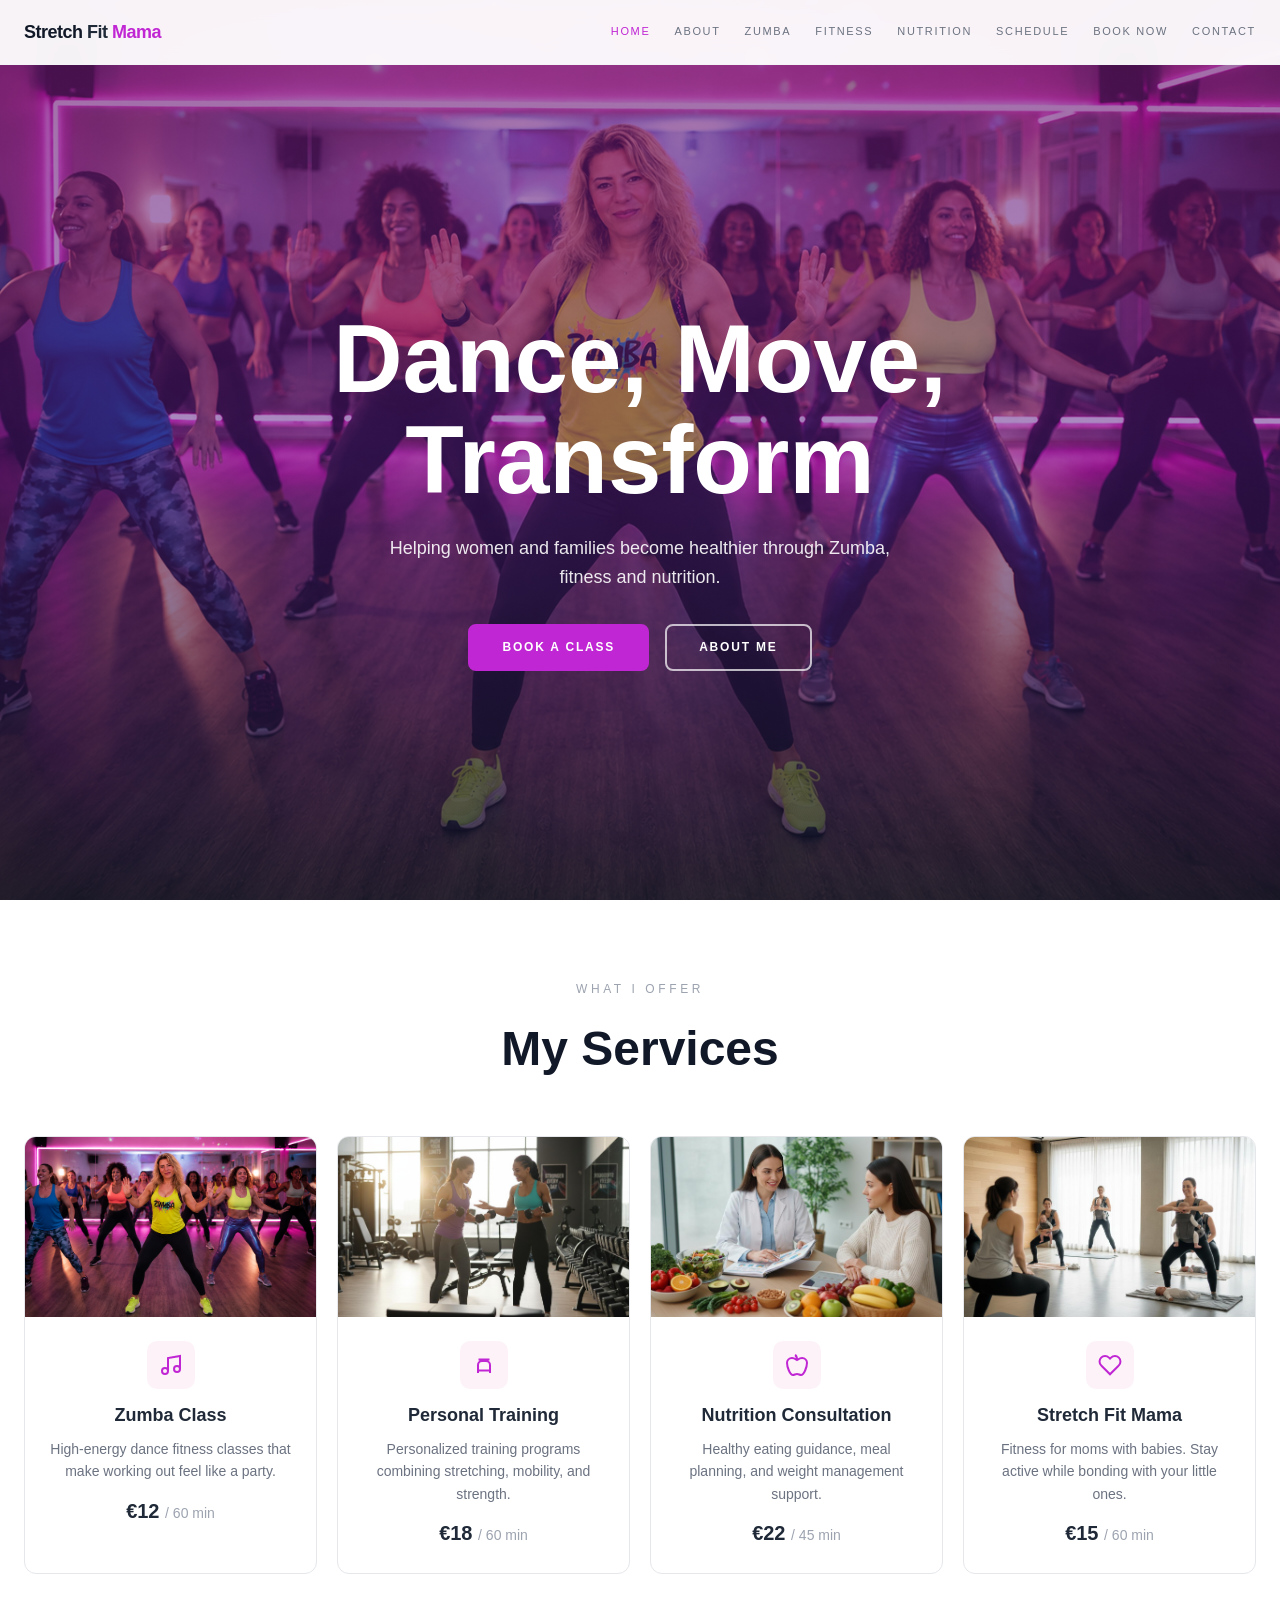
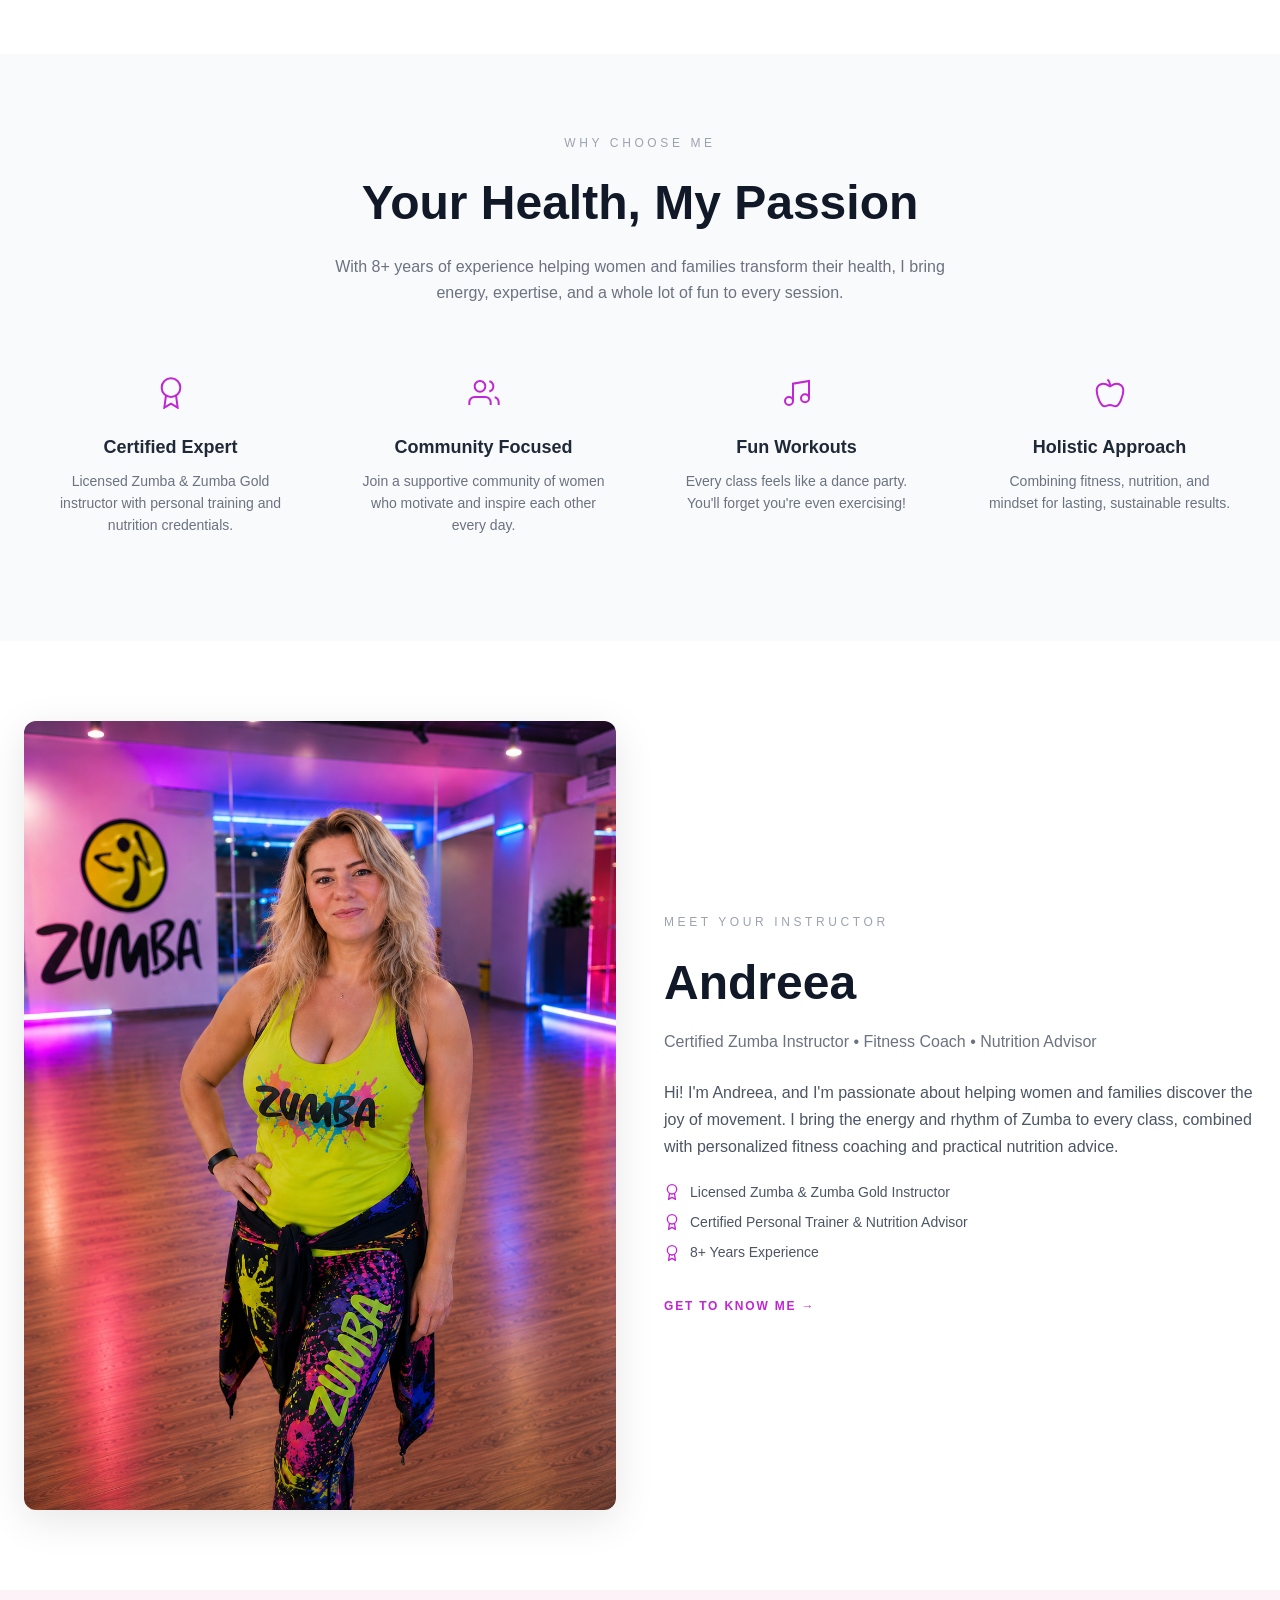
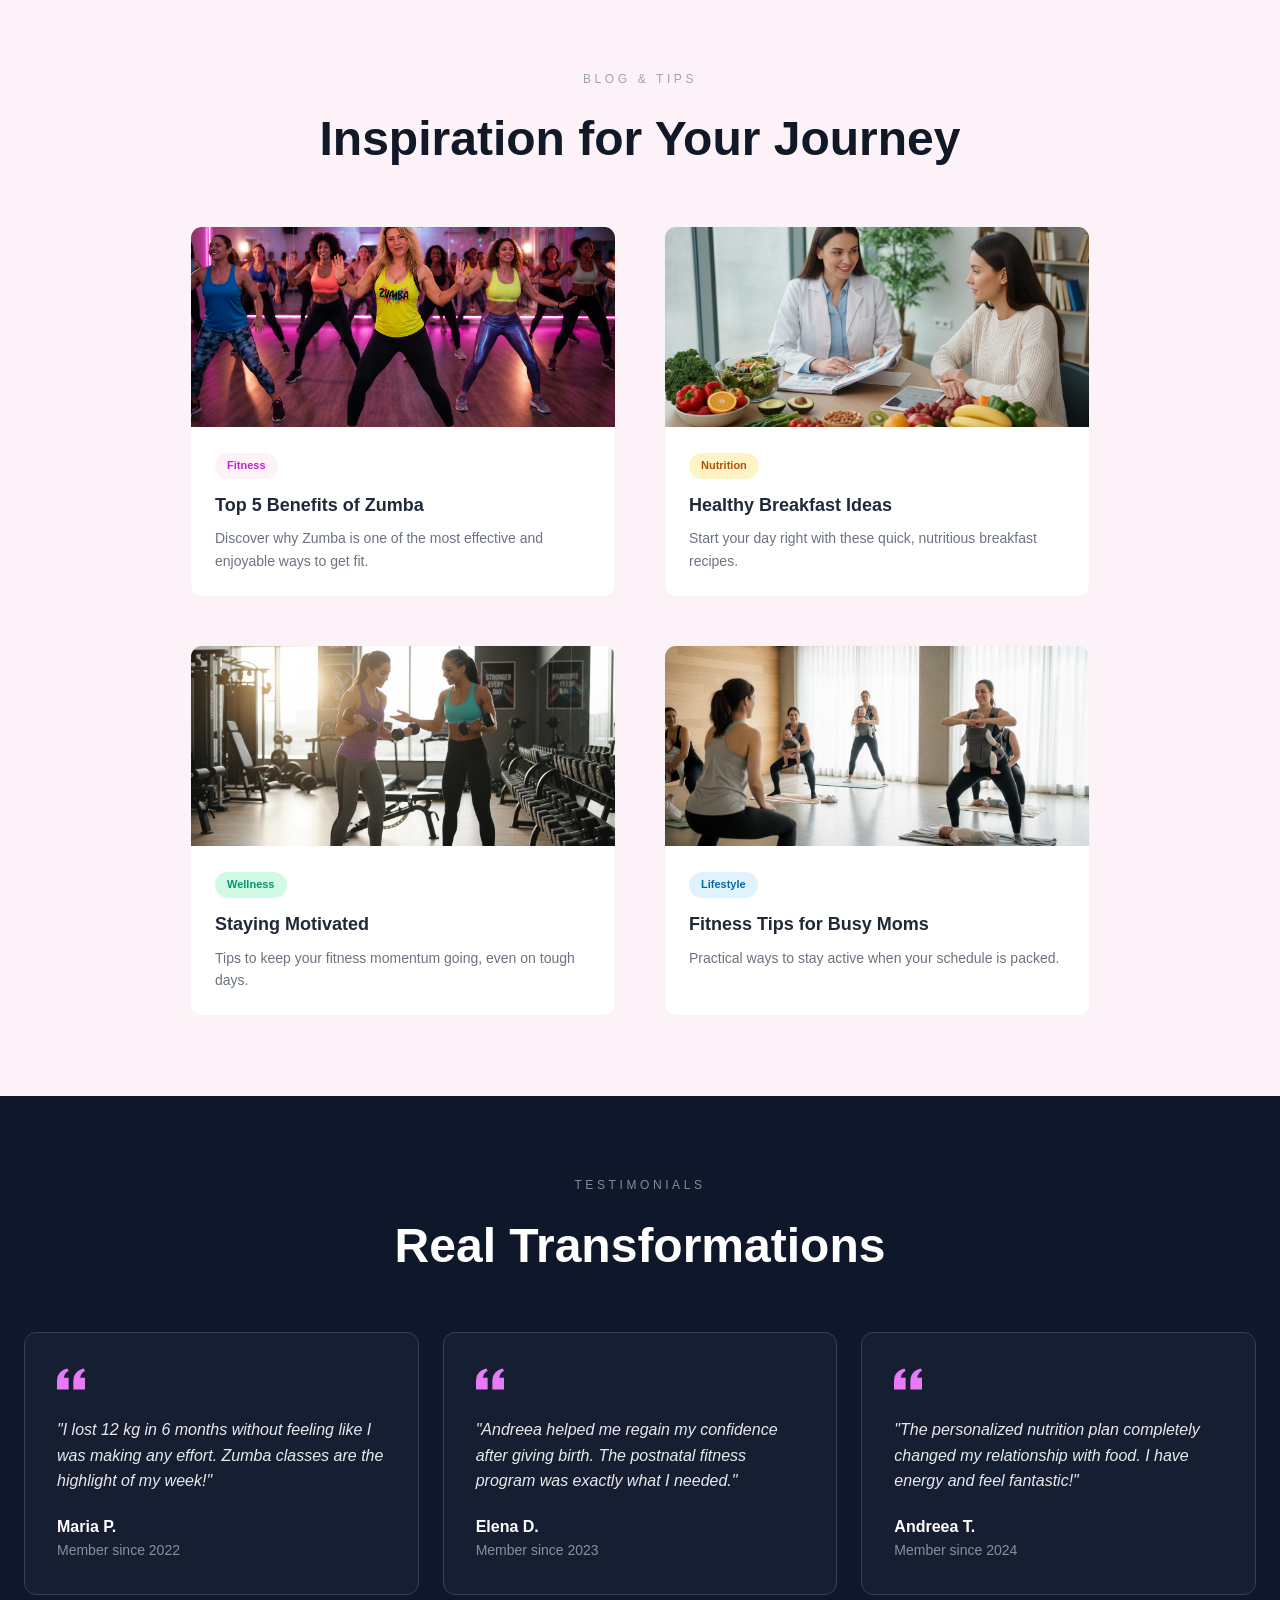
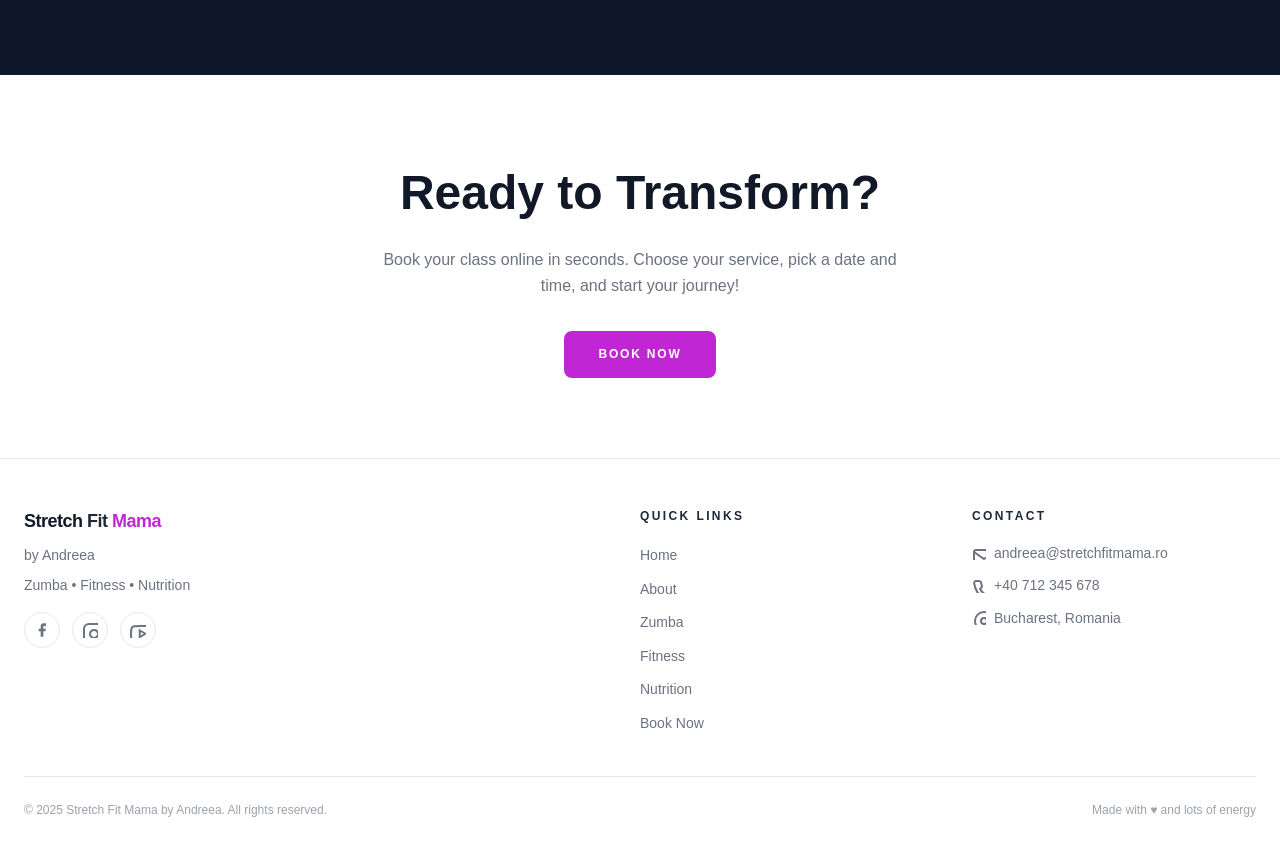
<file: index.html>
<!DOCTYPE html>
<html lang="en">
<head>
<meta charset="UTF-8">
<meta name="viewport" content="width=device-width, initial-scale=1.0">
<title>Stretch Fit Mama by Andreea </title>
<link rel="stylesheet" href="style.css">
</head>
<body>
<nav class="navbar"><div class="container"><a href="index.html" class="logo"><span class="gray">Stretch</span> Fit <span class="fuchsia">Mama</span></a><div class="nav-links" id="navLinks"><a href="index.html" class="active">Home</a><a href="about.html">About</a><a href="zumba.html">Zumba</a><a href="fitness.html">Fitness</a><a href="nutrition.html">Nutrition</a><a href="schedule.html">Schedule</a><a href="booking.html">Book Now</a><a href="contact.html">Contact</a></div><button class="mobile-toggle" onclick="document.getElementById('navLinks').classList.toggle('open')"><svg width="24" height="24" fill="none" stroke="currentColor" stroke-width="2"><line x1="3" y1="6" x2="21" y2="6"/><line x1="3" y1="12" x2="21" y2="12"/><line x1="3" y1="18" x2="21" y2="18"/></svg></button></div></nav>
<section class="hero" style="margin-top:0;">
<div class="hero-bg" style="background-image:url('zumba-class-real.png');"></div>
<div class="hero-overlay"></div>
<div class="hero-content" style="padding-top:80px;">
<h1>Dance, Move,<br>Transform</h1>
<p>Helping women and families become healthier through Zumba, fitness and nutrition.</p>
<div class="hero-buttons">
<a href="booking.html" class="btn btn-primary">Book a Class</a>
<a href="about.html" class="btn btn-outline">About Me</a>
</div>
</div>
</section>

<section class="section bg-white">
<div class="container">
<div class="section-header">
<span class="section-label">What I Offer</span>
<h2>My Services</h2>
</div>
<div class="grid-4">
<a href="zumba.html" class="card" style="text-decoration:none;color:inherit;">
<div class="card-img"><img src="zumba-class-real.png" alt="Zumba"></div>
<div class="card-body" style="text-align:center;">
<div class="card-icon" style="margin:0 auto 12px;"><svg width="24" height="24" viewBox="0 0 24 24" fill="none" stroke="currentColor" stroke-width="2"><path d="M9 18V5l12-2v13"/><circle cx="6" cy="18" r="3"/><circle cx="18" cy="16" r="3"/></svg></div>
<h3 style="font-size:18px;margin-bottom:8px;">Zumba Class</h3>
<p style="font-size:14px;color:#6b7280;margin-bottom:12px;">High-energy dance fitness classes that make working out feel like a party.</p>
<p style="font-size:20px;font-weight:800;">&euro;12 <span style="font-size:14px;font-weight:400;color:#9ca3af;">/ 60 min</span></p>
</div>
</a>
<a href="fitness.html" class="card" style="text-decoration:none;color:inherit;">
<div class="card-img"><img src="fitness-real.jpg" alt="Fitness"></div>
<div class="card-body" style="text-align:center;">
<div class="card-icon" style="margin:0 auto 12px;"><svg width="24" height="24" viewBox="0 0 24 24" fill="none" stroke="currentColor" stroke-width="2"><path d="M6.5 6.5h11M6.5 17.5h11M6 20v-8a4 4 0 0 1 4-4h4a4 4 0 0 1 4 4v8"/></svg></div>
<h3 style="font-size:18px;margin-bottom:8px;">Personal Training</h3>
<p style="font-size:14px;color:#6b7280;margin-bottom:12px;">Personalized training programs combining stretching, mobility, and strength.</p>
<p style="font-size:20px;font-weight:800;">&euro;18 <span style="font-size:14px;font-weight:400;color:#9ca3af;">/ 60 min</span></p>
</div>
</a>
<a href="nutrition.html" class="card" style="text-decoration:none;color:inherit;">
<div class="card-img"><img src="nutrition-real.jpg" alt="Nutrition"></div>
<div class="card-body" style="text-align:center;">
<div class="card-icon" style="margin:0 auto 12px;"><svg width="24" height="24" viewBox="0 0 24 24" fill="none" stroke="currentColor" stroke-width="2"><path d="M12 20.94c1.5 0 2.75 1.06 4 1.06 3 0 6-8 6-12.22A4.91 4.91 0 0 0 17 5c-2.22 0-4 1.44-5 2-1-.56-2.78-2-5-2a4.91 4.91 0 0 0-5 4.78C2 14 5 22 8 22c1.25 0 2.5-1.06 4-1.06Z"/><path d="M10 2c1 .5 2 2 2 5"/></svg></div>
<h3 style="font-size:18px;margin-bottom:8px;">Nutrition Consultation</h3>
<p style="font-size:14px;color:#6b7280;margin-bottom:12px;">Healthy eating guidance, meal planning, and weight management support.</p>
<p style="font-size:20px;font-weight:800;">&euro;22 <span style="font-size:14px;font-weight:400;color:#9ca3af;">/ 45 min</span></p>
</div>
</a>
<a href="booking.html" class="card" style="text-decoration:none;color:inherit;">
<div class="card-img"><img src="stretch-fit-mama.jpg" alt="Stretch Fit Mama"></div>
<div class="card-body" style="text-align:center;">
<div class="card-icon" style="margin:0 auto 12px;"><svg width="24" height="24" viewBox="0 0 24 24" fill="none" stroke="currentColor" stroke-width="2"><path d="M20.84 4.61a5.5 5.5 0 0 0-7.78 0L12 5.67l-1.06-1.06a5.5 5.5 0 0 0-7.78 7.78l1.06 1.06L12 21.23l7.78-7.78 1.06-1.06a5.5 5.5 0 0 0 0-7.78z"/></svg></div>
<h3 style="font-size:18px;margin-bottom:8px;">Stretch Fit Mama</h3>
<p style="font-size:14px;color:#6b7280;margin-bottom:12px;">Fitness for moms with babies. Stay active while bonding with your little ones.</p>
<p style="font-size:20px;font-weight:800;">&euro;15 <span style="font-size:14px;font-weight:400;color:#9ca3af;">/ 60 min</span></p>
</div>
</a>
</div>
</div>
</section>

<section class="section bg-gray">
<div class="container">
<div class="section-header">
<span class="section-label">Why Choose Me</span>
<h2>Your Health, My Passion</h2>
<p style="color:#6b7280;max-width:640px;margin:12px auto 0;">With 8+ years of experience helping women and families transform their health, I bring energy, expertise, and a whole lot of fun to every session.</p>
</div>
<div class="grid-4">
<div class="benefit-item">
<div class="icon"><svg width="32" height="32" viewBox="0 0 24 24" fill="none" stroke="currentColor" stroke-width="1.5"><circle cx="12" cy="8" r="7"/><polyline points="8.21 13.89 7 23 12 20 17 23 15.79 13.88"/></svg></div>
<h3>Certified Expert</h3>
<p>Licensed Zumba & Zumba Gold instructor with personal training and nutrition credentials.</p>
</div>
<div class="benefit-item">
<div class="icon"><svg width="32" height="32" viewBox="0 0 24 24" fill="none" stroke="currentColor" stroke-width="1.5"><path d="M17 21v-2a4 4 0 0 0-4-4H5a4 4 0 0 0-4 4v2"/><circle cx="9" cy="7" r="4"/><path d="M23 21v-2a4 4 0 0 0-3-3.87"/><path d="M16 3.13a4 4 0 0 1 0 7.75"/></svg></div>
<h3>Community Focused</h3>
<p>Join a supportive community of women who motivate and inspire each other every day.</p>
</div>
<div class="benefit-item">
<div class="icon"><svg width="32" height="32" viewBox="0 0 24 24" fill="none" stroke="currentColor" stroke-width="1.5"><path d="M9 18V5l12-2v13"/><circle cx="6" cy="18" r="3"/><circle cx="18" cy="16" r="3"/></svg></div>
<h3>Fun Workouts</h3>
<p>Every class feels like a dance party. You'll forget you're even exercising!</p>
</div>
<div class="benefit-item">
<div class="icon"><svg width="32" height="32" viewBox="0 0 24 24" fill="none" stroke="currentColor" stroke-width="1.5"><path d="M12 20.94c1.5 0 2.75 1.06 4 1.06 3 0 6-8 6-12.22A4.91 4.91 0 0 0 17 5c-2.22 0-4 1.44-5 2-1-.56-2.78-2-5-2a4.91 4.91 0 0 0-5 4.78C2 14 5 22 8 22c1.25 0 2.5-1.06 4-1.06Z"/><path d="M10 2c1 .5 2 2 2 5"/></svg></div>
<h3>Holistic Approach</h3>
<p>Combining fitness, nutrition, and mindset for lasting, sustainable results.</p>
</div>
</div>
</div>
</section>

<section class="section bg-white">
<div class="container">
<div class="grid-2" style="align-items:center;">
<div style="border-radius:12px;overflow:hidden;box-shadow:0 10px 40px rgba(0,0,0,0.1);"><img src="andreea-zumba-pose.png" alt="Andreea" style="width:100%;"></div>
<div>
<span class="section-label" style="text-align:left;">Meet Your Instructor</span>
<h2 style="font-size:clamp(32px,4vw,48px);font-weight:800;margin-bottom:8px;">Andreea </h2>
<p style="color:#6b7280;margin-bottom:24px;">Certified Zumba Instructor &bull; Fitness Coach &bull; Nutrition Advisor</p>
<p style="color:#4b5563;line-height:1.7;margin-bottom:16px;">Hi! I'm Andreea, and I'm passionate about helping women and families discover the joy of movement. I bring the energy and rhythm of Zumba to every class, combined with personalized fitness coaching and practical nutrition advice.</p>
<ul style="margin-bottom:24px;">
<li style="display:flex;align-items:center;gap:10px;font-size:14px;color:#4b5563;padding:4px 0;"><svg width="16" height="16" viewBox="0 0 24 24" fill="none" stroke="#c026d3" stroke-width="2"><circle cx="12" cy="8" r="7"/><polyline points="8.21 13.89 7 23 12 20 17 23 15.79 13.88"/></svg> Licensed Zumba & Zumba Gold Instructor</li>
<li style="display:flex;align-items:center;gap:10px;font-size:14px;color:#4b5563;padding:4px 0;"><svg width="16" height="16" viewBox="0 0 24 24" fill="none" stroke="#c026d3" stroke-width="2"><circle cx="12" cy="8" r="7"/><polyline points="8.21 13.89 7 23 12 20 17 23 15.79 13.88"/></svg> Certified Personal Trainer & Nutrition Advisor</li>
<li style="display:flex;align-items:center;gap:10px;font-size:14px;color:#4b5563;padding:4px 0;"><svg width="16" height="16" viewBox="0 0 24 24" fill="none" stroke="#c026d3" stroke-width="2"><circle cx="12" cy="8" r="7"/><polyline points="8.21 13.89 7 23 12 20 17 23 15.79 13.88"/></svg> 8+ Years Experience</li>
</ul>
<a href="about.html" style="font-size:12px;font-weight:600;letter-spacing:0.15em;text-transform:uppercase;color:#c026d3;">Get to Know Me &rarr;</a>
</div>
</div>
</div>
</section>

<section class="section bg-fuchsia">
<div class="container">
<div class="section-header">
<span class="section-label">Blog & Tips</span>
<h2>Inspiration for Your Journey</h2>
</div>
<div class="grid-2" style="max-width:900px;margin:0 auto;">
<div class="blog-card">
<div class="blog-img"><img src="zumba-class-real.png" alt="Zumba"></div>
<div class="blog-body">
<span style="display:inline-block;padding:4px 12px;border-radius:999px;font-size:11px;font-weight:600;background:#fdf2f8;color:#c026d3;margin-bottom:12px;">Fitness</span>
<h3 style="font-size:18px;font-weight:700;margin-bottom:8px;">Top 5 Benefits of Zumba</h3>
<p style="font-size:14px;color:#6b7280;">Discover why Zumba is one of the most effective and enjoyable ways to get fit.</p>
</div>
</div>
<div class="blog-card">
<div class="blog-img"><img src="nutrition-real.jpg" alt="Nutrition"></div>
<div class="blog-body">
<span style="display:inline-block;padding:4px 12px;border-radius:999px;font-size:11px;font-weight:600;background:#fef3c7;color:#b45309;margin-bottom:12px;">Nutrition</span>
<h3 style="font-size:18px;font-weight:700;margin-bottom:8px;">Healthy Breakfast Ideas</h3>
<p style="font-size:14px;color:#6b7280;">Start your day right with these quick, nutritious breakfast recipes.</p>
</div>
</div>
<div class="blog-card">
<div class="blog-img"><img src="fitness-real.jpg" alt="Wellness"></div>
<div class="blog-body">
<span style="display:inline-block;padding:4px 12px;border-radius:999px;font-size:11px;font-weight:600;background:#d1fae5;color:#059669;margin-bottom:12px;">Wellness</span>
<h3 style="font-size:18px;font-weight:700;margin-bottom:8px;">Staying Motivated</h3>
<p style="font-size:14px;color:#6b7280;">Tips to keep your fitness momentum going, even on tough days.</p>
</div>
</div>
<div class="blog-card">
<div class="blog-img"><img src="stretch-fit-mama.jpg" alt="Lifestyle"></div>
<div class="blog-body">
<span style="display:inline-block;padding:4px 12px;border-radius:999px;font-size:11px;font-weight:600;background:#e0f2fe;color:#0369a1;margin-bottom:12px;">Lifestyle</span>
<h3 style="font-size:18px;font-weight:700;margin-bottom:8px;">Fitness Tips for Busy Moms</h3>
<p style="font-size:14px;color:#6b7280;">Practical ways to stay active when your schedule is packed.</p>
</div>
</div>
</div>
</div>
</section>

<section class="section bg-dark">
<div class="container">
<div class="section-header">
<span class="section-label" style="color:rgba(255,255,255,0.5);">Testimonials</span>
<h2 style="color:white;">Real Transformations</h2>
</div>
<div class="grid-3">
<div class="testimonial">
<div class="quote-icon"><svg width="28" height="28" viewBox="0 0 24 24" fill="currentColor"><path d="M14.017 21v-7.391c0-5.704 3.731-9.57 8.983-10.609l.995 2.151c-2.432.917-3.995 3.638-3.995 5.849h4v10h-9.983zm-14.017 0v-7.391c0-5.704 3.748-9.57 9-10.609l.996 2.151c-2.433.917-3.996 3.638-3.996 5.849h3.983v10h-9.983z"/></svg></div>
<p>"I lost 12 kg in 6 months without feeling like I was making any effort. Zumba classes are the highlight of my week!"</p>
<div class="name">Maria P.</div>
<div class="since">Member since 2022</div>
</div>
<div class="testimonial">
<div class="quote-icon"><svg width="28" height="28" viewBox="0 0 24 24" fill="currentColor"><path d="M14.017 21v-7.391c0-5.704 3.731-9.57 8.983-10.609l.995 2.151c-2.432.917-3.995 3.638-3.995 5.849h4v10h-9.983zm-14.017 0v-7.391c0-5.704 3.748-9.57 9-10.609l.996 2.151c-2.433.917-3.996 3.638-3.996 5.849h3.983v10h-9.983z"/></svg></div>
<p>"Andreea helped me regain my confidence after giving birth. The postnatal fitness program was exactly what I needed."</p>
<div class="name">Elena D.</div>
<div class="since">Member since 2023</div>
</div>
<div class="testimonial">
<div class="quote-icon"><svg width="28" height="28" viewBox="0 0 24 24" fill="currentColor"><path d="M14.017 21v-7.391c0-5.704 3.731-9.57 8.983-10.609l.995 2.151c-2.432.917-3.995 3.638-3.995 5.849h4v10h-9.983zm-14.017 0v-7.391c0-5.704 3.748-9.57 9-10.609l.996 2.151c-2.433.917-3.996 3.638-3.996 5.849h3.983v10h-9.983z"/></svg></div>
<p>"The personalized nutrition plan completely changed my relationship with food. I have energy and feel fantastic!"</p>
<div class="name">Andreea T.</div>
<div class="since">Member since 2024</div>
</div>
</div>
</div>
</section>

<section class="section bg-white">
<div class="container" style="text-align:center;">
<h2 style="font-size:clamp(32px,4vw,48px);font-weight:800;margin-bottom:16px;">Ready to Transform?</h2>
<p style="color:#6b7280;max-width:520px;margin:0 auto 32px;">Book your class online in seconds. Choose your service, pick a date and time, and start your journey!</p>
<a href="booking.html" class="btn btn-primary">Book Now</a>
</div>
</section>

<footer class="footer">
<div class="footer-grid">
<div class="footer-brand">
<span class="logo"><span class="gray">Stretch</span> Fit <span class="fuchsia">Mama</span></span>
<p>by Andreea </p>
<p>Zumba &bull; Fitness &bull; Nutrition</p>
<div class="footer-social">
<a href="https://www.facebook.com/profile.php?id=100063931429522" target="_blank"><svg width="16" height="16" viewBox="0 0 24 24" fill="currentColor"><path d="M18 2h-3a5 5 0 0 0-5 5v3H7v4h3v8h4v-8h3l1-4h-4V7a1 1 0 0 1 1-1h3z"/></svg></a>
<a href="#"><svg width="16" height="16" fill="none" stroke="currentColor" stroke-width="2"><rect x="2" y="2" width="20" height="20" rx="5" ry="5"/><path d="M16 11.37A4 4 0 1 1 12.63 8 4 4 0 0 1 16 11.37z"/><line x1="17.5" y1="6.5" x2="17.51" y2="6.5"/></svg></a>
<a href="#"><svg width="16" height="16" fill="none" stroke="currentColor" stroke-width="2"><path d="M22.54 6.42a2.78 2.78 0 0 0-1.94-2C18.88 4 12 4 12 4s-6.88 0-8.6.46a2.78 2.78 0 0 0-1.94 2A29 29 0 0 0 1 11.75a29 29 0 0 0 .46 5.33A2.78 2.78 0 0 0 3.4 19.13C5.12 19.56 12 19.56 12 19.56s6.88 0 8.6-.46a2.78 2.78 0 0 0 1.94-2 29 29 0 0 0 .46-5.25 29 29 0 0 0-.46-5.43z"/><polygon points="9.75 15.02 15.5 11.75 9.75 8.48 9.75 15.02"/></svg></a>
</div>
</div>
<div>
<h4>Quick Links</h4>
<ul class="footer-links">
<li><a href="index.html">Home</a></li>
<li><a href="about.html">About</a></li>
<li><a href="zumba.html">Zumba</a></li>
<li><a href="fitness.html">Fitness</a></li>
<li><a href="nutrition.html">Nutrition</a></li>
<li><a href="booking.html">Book Now</a></li>
</ul>
</div>
<div>
<h4>Contact</h4>
<ul class="footer-contact">
<li><svg width="14" height="14" fill="none" stroke="currentColor" stroke-width="2"><path d="M4 4h16c1.1 0 2 .9 2 2v12c0 1.1-.9 2-2 2H4c-1.1 0-2-.9-2-2V6c0-1.1.9-2 2-2z"/><polyline points="22,6 12,13 2,6"/></svg> <a href="mailto:andreea@stretchfitmama.ro">andreea@stretchfitmama.ro</a></li>
<li><svg width="14" height="14" fill="none" stroke="currentColor" stroke-width="2"><path d="M22 16.92v3a2 2 0 0 1-2.18 2 19.79 19.79 0 0 1-8.63-3.07 19.5 19.5 0 0 1-6-6 19.79 19.79 0 0 1-3.07-8.67A2 2 0 0 1 4.11 2h3a2 2 0 0 1 2 1.72 12.84 12.84 0 0 0 .7 2.81 2 2 0 0 1-.45 2.11L8.09 9.91a16 16 0 0 0 6 6l1.27-1.27a2 2 0 0 1 2.11-.45 12.84 12.84 0 0 0 2.81.7A2 2 0 0 1 22 16.92z"/></svg> <a href="tel:+40712345678">+40 712 345 678</a></li>
<li><svg width="14" height="14" fill="none" stroke="currentColor" stroke-width="2"><path d="M21 10c0 7-9 13-9 13s-9-6-9-13a9 9 0 0 1 18 0z"/><circle cx="12" cy="10" r="3"/></svg> Bucharest, Romania</li>
</ul>
</div>
</div>
<div class="footer-bottom">
<p>&copy; 2025 Stretch Fit Mama by Andreea. All rights reserved.</p>
<p>Made with &hearts; and lots of energy</p>
</div>
</footer>
</body></html>
</file>
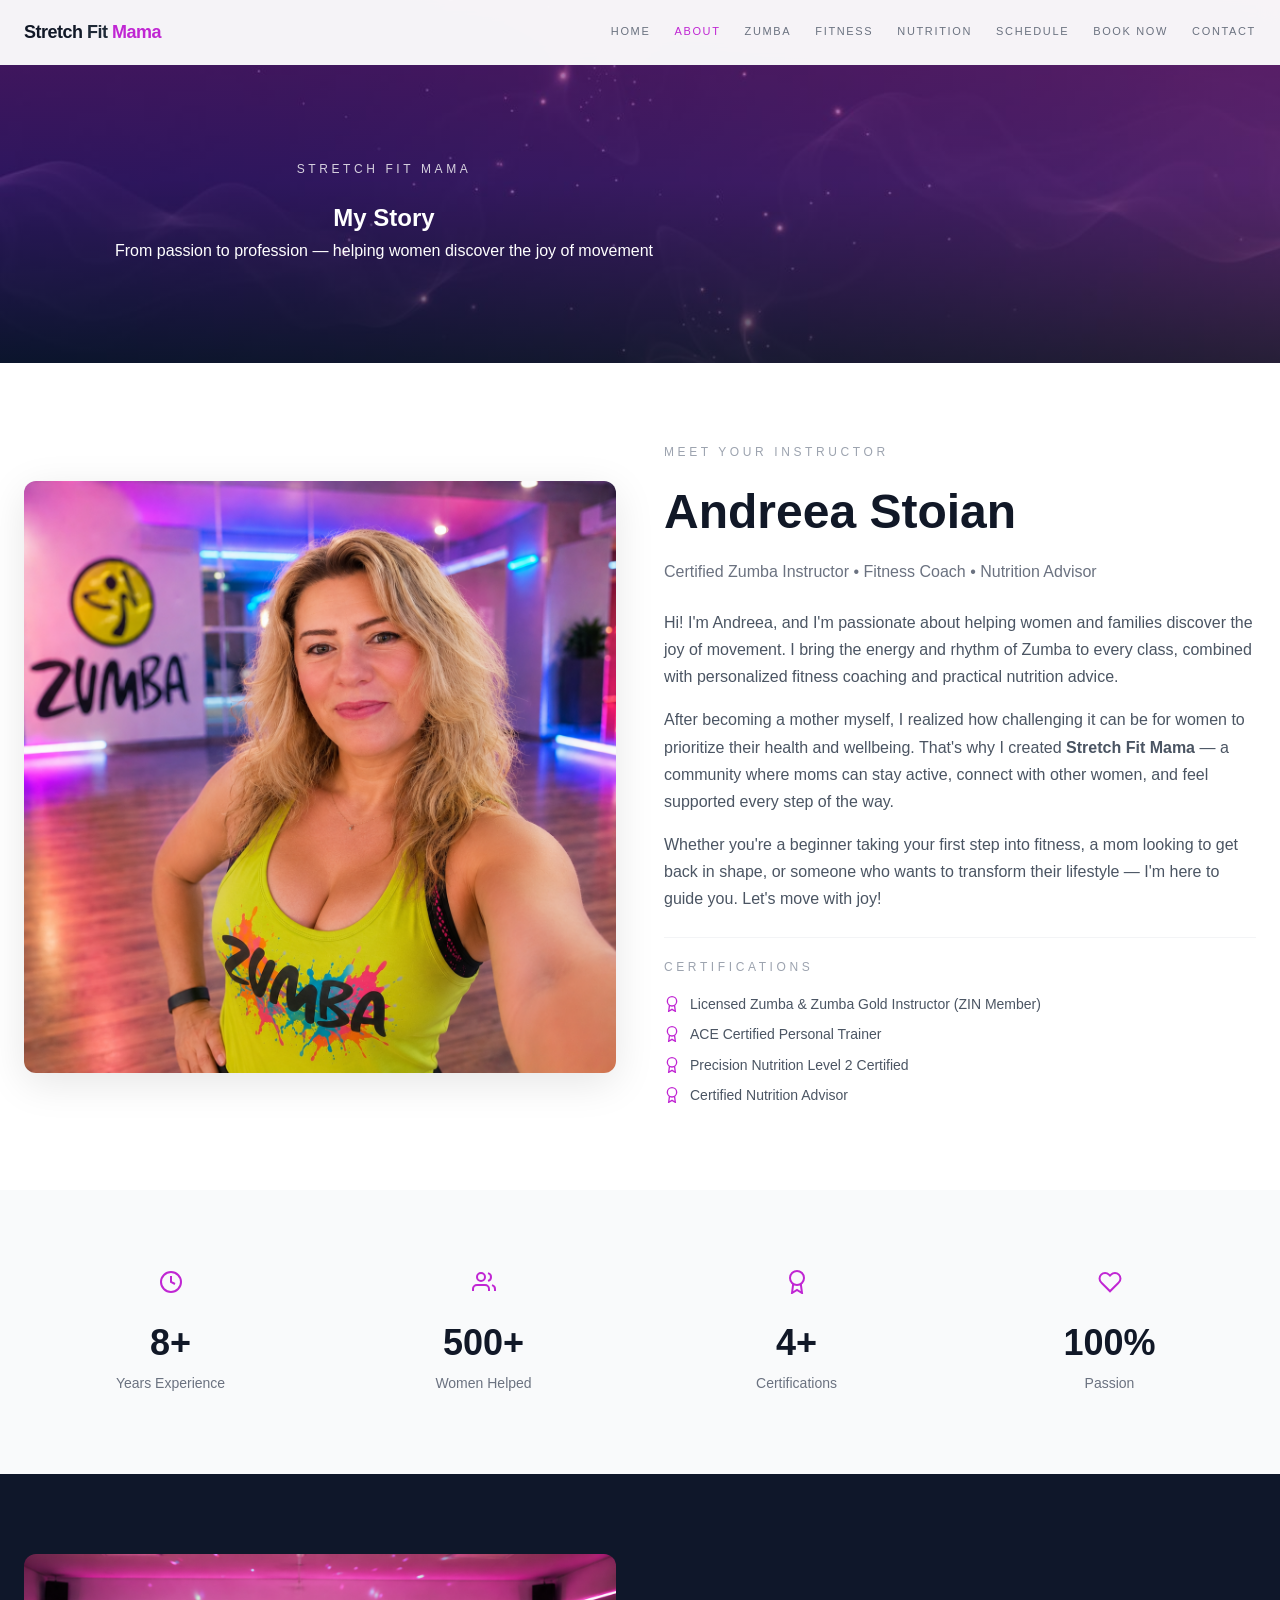
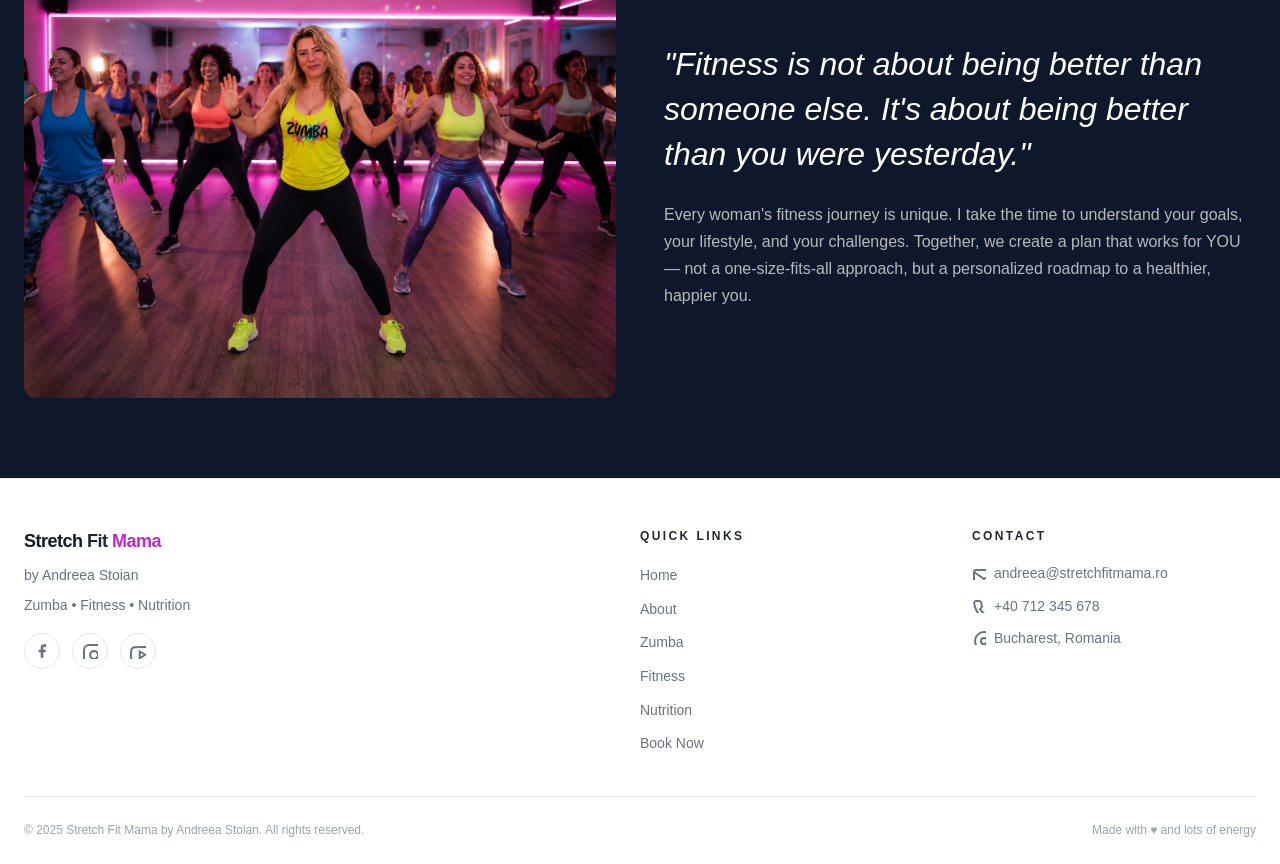
<file: about.html>
<!DOCTYPE html>
<html lang="en">
<head>
<meta charset="UTF-8">
<meta name="viewport" content="width=device-width, initial-scale=1.0">
<title>About | Stretch Fit Mama</title>
<link rel="stylesheet" href="style.css">
</head>
<body>
<nav class="navbar"><div class="container"><a href="index.html" class="logo"><span class="gray">Stretch</span> Fit <span class="fuchsia">Mama</span></a><div class="nav-links" id="navLinks"><a href="index.html">Home</a><a href="about.html" class="active">About</a><a href="zumba.html">Zumba</a><a href="fitness.html">Fitness</a><a href="nutrition.html">Nutrition</a><a href="schedule.html">Schedule</a><a href="booking.html">Book Now</a><a href="contact.html">Contact</a></div><button class="mobile-toggle" onclick="document.getElementById('navLinks').classList.toggle('open')"><svg width="24" height="24" fill="none" stroke="currentColor" stroke-width="2"><line x1="3" y1="6" x2="21" y2="6"/><line x1="3" y1="12" x2="21" y2="12"/><line x1="3" y1="18" x2="21" y2="18"/></svg></button></div></nav><section class="hero-small">
<div class="hero-bg" style="background-image:url('hero-bg.jpg');"></div>
<div class="hero-overlay"></div>
<div class="hero-content"><p class="hero-label">Stretch Fit Mama</p><h1>My Story</h1><p>From passion to profession &mdash; helping women discover the joy of movement</p></div>
</section>
<section class="section bg-white">
<div class="container">
<div class="grid-2" style="align-items:center;">
<div style="border-radius:12px;overflow:hidden;box-shadow:0 10px 40px rgba(0,0,0,0.1);"><img src="andreea-portrait-real.png" alt="Andreea" style="width:100%;"></div>
<div>
<span class="section-label" style="text-align:left;">Meet Your Instructor</span>
<h2 style="font-size:clamp(32px,4vw,48px);font-weight:800;margin-bottom:8px;">Andreea Stoian</h2>
<p style="color:#6b7280;margin-bottom:24px;">Certified Zumba Instructor &bull; Fitness Coach &bull; Nutrition Advisor</p>
<p style="color:#4b5563;line-height:1.7;margin-bottom:16px;">Hi! I'm Andreea, and I'm passionate about helping women and families discover the joy of movement. I bring the energy and rhythm of Zumba to every class, combined with personalized fitness coaching and practical nutrition advice.</p>
<p style="color:#4b5563;line-height:1.7;margin-bottom:16px;">After becoming a mother myself, I realized how challenging it can be for women to prioritize their health and wellbeing. That's why I created <strong>Stretch Fit Mama</strong> &mdash; a community where moms can stay active, connect with other women, and feel supported every step of the way.</p>
<p style="color:#4b5563;line-height:1.7;margin-bottom:24px;">Whether you're a beginner taking your first step into fitness, a mom looking to get back in shape, or someone who wants to transform their lifestyle &mdash; I'm here to guide you. Let's move with joy!</p>
<div style="border-top:1px solid #f3f4f6;padding-top:20px;">
<span class="section-label" style="text-align:left;">Certifications</span>
<ul style="margin-top:12px;">
<li style="display:flex;align-items:center;gap:10px;font-size:14px;color:#4b5563;padding:4px 0;"><svg width="16" height="16" viewBox="0 0 24 24" fill="none" stroke="#c026d3" stroke-width="2"><circle cx="12" cy="8" r="7"/><polyline points="8.21 13.89 7 23 12 20 17 23 15.79 13.88"/></svg> Licensed Zumba & Zumba Gold Instructor (ZIN Member)</li>
<li style="display:flex;align-items:center;gap:10px;font-size:14px;color:#4b5563;padding:4px 0;"><svg width="16" height="16" viewBox="0 0 24 24" fill="none" stroke="#c026d3" stroke-width="2"><circle cx="12" cy="8" r="7"/><polyline points="8.21 13.89 7 23 12 20 17 23 15.79 13.88"/></svg> ACE Certified Personal Trainer</li>
<li style="display:flex;align-items:center;gap:10px;font-size:14px;color:#4b5563;padding:4px 0;"><svg width="16" height="16" viewBox="0 0 24 24" fill="none" stroke="#c026d3" stroke-width="2"><circle cx="12" cy="8" r="7"/><polyline points="8.21 13.89 7 23 12 20 17 23 15.79 13.88"/></svg> Precision Nutrition Level 2 Certified</li>
<li style="display:flex;align-items:center;gap:10px;font-size:14px;color:#4b5563;padding:4px 0;"><svg width="16" height="16" viewBox="0 0 24 24" fill="none" stroke="#c026d3" stroke-width="2"><circle cx="12" cy="8" r="7"/><polyline points="8.21 13.89 7 23 12 20 17 23 15.79 13.88"/></svg> Certified Nutrition Advisor</li>
</ul>
</div>
</div>
</div>
</div>
</section>

<section class="section bg-gray">
<div class="container">
<div class="grid-4">
<div class="stat-item">
<div class="icon"><svg width="24" height="24" viewBox="0 0 24 24" fill="none" stroke="currentColor" stroke-width="2"><circle cx="12" cy="12" r="10"/><polyline points="12 6 12 12 16 14"/></svg></div>
<div class="value">8+</div><div class="label">Years Experience</div>
</div>
<div class="stat-item">
<div class="icon"><svg width="24" height="24" viewBox="0 0 24 24" fill="none" stroke="currentColor" stroke-width="2"><path d="M17 21v-2a4 4 0 0 0-4-4H5a4 4 0 0 0-4 4v2"/><circle cx="9" cy="7" r="4"/><path d="M23 21v-2a4 4 0 0 0-3-3.87"/><path d="M16 3.13a4 4 0 0 1 0 7.75"/></svg></div>
<div class="value">500+</div><div class="label">Women Helped</div>
</div>
<div class="stat-item">
<div class="icon"><svg width="24" height="24" viewBox="0 0 24 24" fill="none" stroke="currentColor" stroke-width="2"><circle cx="12" cy="8" r="7"/><polyline points="8.21 13.89 7 23 12 20 17 23 15.79 13.88"/></svg></div>
<div class="value">4+</div><div class="label">Certifications</div>
</div>
<div class="stat-item">
<div class="icon"><svg width="24" height="24" viewBox="0 0 24 24" fill="none" stroke="currentColor" stroke-width="2"><path d="M20.84 4.61a5.5 5.5 0 0 0-7.78 0L12 5.67l-1.06-1.06a5.5 5.5 0 0 0-7.78 7.78l1.06 1.06L12 21.23l7.78-7.78 1.06-1.06a5.5 5.5 0 0 0 0-7.78z"/></svg></div>
<div class="value">100%</div><div class="label">Passion</div>
</div>
</div>
</div>
</section>

<section class="section bg-dark">
<div class="container">
<div class="grid-2" style="align-items:center;">
<div style="border-radius:12px;overflow:hidden;"><img src="zumba-class-real.png" alt="Zumba" style="width:100%;"></div>
<div>
<blockquote style="font-size:clamp(20px,3vw,32px);font-weight:300;color:white;font-style:italic;line-height:1.4;margin-bottom:24px;">"Fitness is not about being better than someone else. It's about being better than you were yesterday."</blockquote>
<p style="color:rgba(255,255,255,0.7);line-height:1.7;">Every woman's fitness journey is unique. I take the time to understand your goals, your lifestyle, and your challenges. Together, we create a plan that works for YOU &mdash; not a one-size-fits-all approach, but a personalized roadmap to a healthier, happier you.</p>
</div>
</div>
</div>
</section>

<footer class="footer">
<div class="footer-grid">
<div class="footer-brand">
<span class="logo"><span class="gray">Stretch</span> Fit <span class="fuchsia">Mama</span></span>
<p>by Andreea Stoian</p>
<p>Zumba &bull; Fitness &bull; Nutrition</p>
<div class="footer-social">
<a href="https://www.facebook.com/profile.php?id=100063931429522" target="_blank"><svg width="16" height="16" viewBox="0 0 24 24" fill="currentColor"><path d="M18 2h-3a5 5 0 0 0-5 5v3H7v4h3v8h4v-8h3l1-4h-4V7a1 1 0 0 1 1-1h3z"/></svg></a>
<a href="#"><svg width="16" height="16" fill="none" stroke="currentColor" stroke-width="2"><rect x="2" y="2" width="20" height="20" rx="5" ry="5"/><path d="M16 11.37A4 4 0 1 1 12.63 8 4 4 0 0 1 16 11.37z"/><line x1="17.5" y1="6.5" x2="17.51" y2="6.5"/></svg></a>
<a href="#"><svg width="16" height="16" fill="none" stroke="currentColor" stroke-width="2"><path d="M22.54 6.42a2.78 2.78 0 0 0-1.94-2C18.88 4 12 4 12 4s-6.88 0-8.6.46a2.78 2.78 0 0 0-1.94 2A29 29 0 0 0 1 11.75a29 29 0 0 0 .46 5.33A2.78 2.78 0 0 0 3.4 19.13C5.12 19.56 12 19.56 12 19.56s6.88 0 8.6-.46a2.78 2.78 0 0 0 1.94-2 29 29 0 0 0 .46-5.25 29 29 0 0 0-.46-5.43z"/><polygon points="9.75 15.02 15.5 11.75 9.75 8.48 9.75 15.02"/></svg></a>
</div>
</div>
<div>
<h4>Quick Links</h4>
<ul class="footer-links">
<li><a href="index.html">Home</a></li>
<li><a href="about.html">About</a></li>
<li><a href="zumba.html">Zumba</a></li>
<li><a href="fitness.html">Fitness</a></li>
<li><a href="nutrition.html">Nutrition</a></li>
<li><a href="booking.html">Book Now</a></li>
</ul>
</div>
<div>
<h4>Contact</h4>
<ul class="footer-contact">
<li><svg width="14" height="14" fill="none" stroke="currentColor" stroke-width="2"><path d="M4 4h16c1.1 0 2 .9 2 2v12c0 1.1-.9 2-2 2H4c-1.1 0-2-.9-2-2V6c0-1.1.9-2 2-2z"/><polyline points="22,6 12,13 2,6"/></svg> <a href="mailto:andreea@stretchfitmama.ro">andreea@stretchfitmama.ro</a></li>
<li><svg width="14" height="14" fill="none" stroke="currentColor" stroke-width="2"><path d="M22 16.92v3a2 2 0 0 1-2.18 2 19.79 19.79 0 0 1-8.63-3.07 19.5 19.5 0 0 1-6-6 19.79 19.79 0 0 1-3.07-8.67A2 2 0 0 1 4.11 2h3a2 2 0 0 1 2 1.72 12.84 12.84 0 0 0 .7 2.81 2 2 0 0 1-.45 2.11L8.09 9.91a16 16 0 0 0 6 6l1.27-1.27a2 2 0 0 1 2.11-.45 12.84 12.84 0 0 0 2.81.7A2 2 0 0 1 22 16.92z"/></svg> <a href="tel:+40712345678">+40 712 345 678</a></li>
<li><svg width="14" height="14" fill="none" stroke="currentColor" stroke-width="2"><path d="M21 10c0 7-9 13-9 13s-9-6-9-13a9 9 0 0 1 18 0z"/><circle cx="12" cy="10" r="3"/></svg> Bucharest, Romania</li>
</ul>
</div>
</div>
<div class="footer-bottom">
<p>&copy; 2025 Stretch Fit Mama by Andreea Stoian. All rights reserved.</p>
<p>Made with &hearts; and lots of energy</p>
</div>
</footer>
</body></html>
</file>
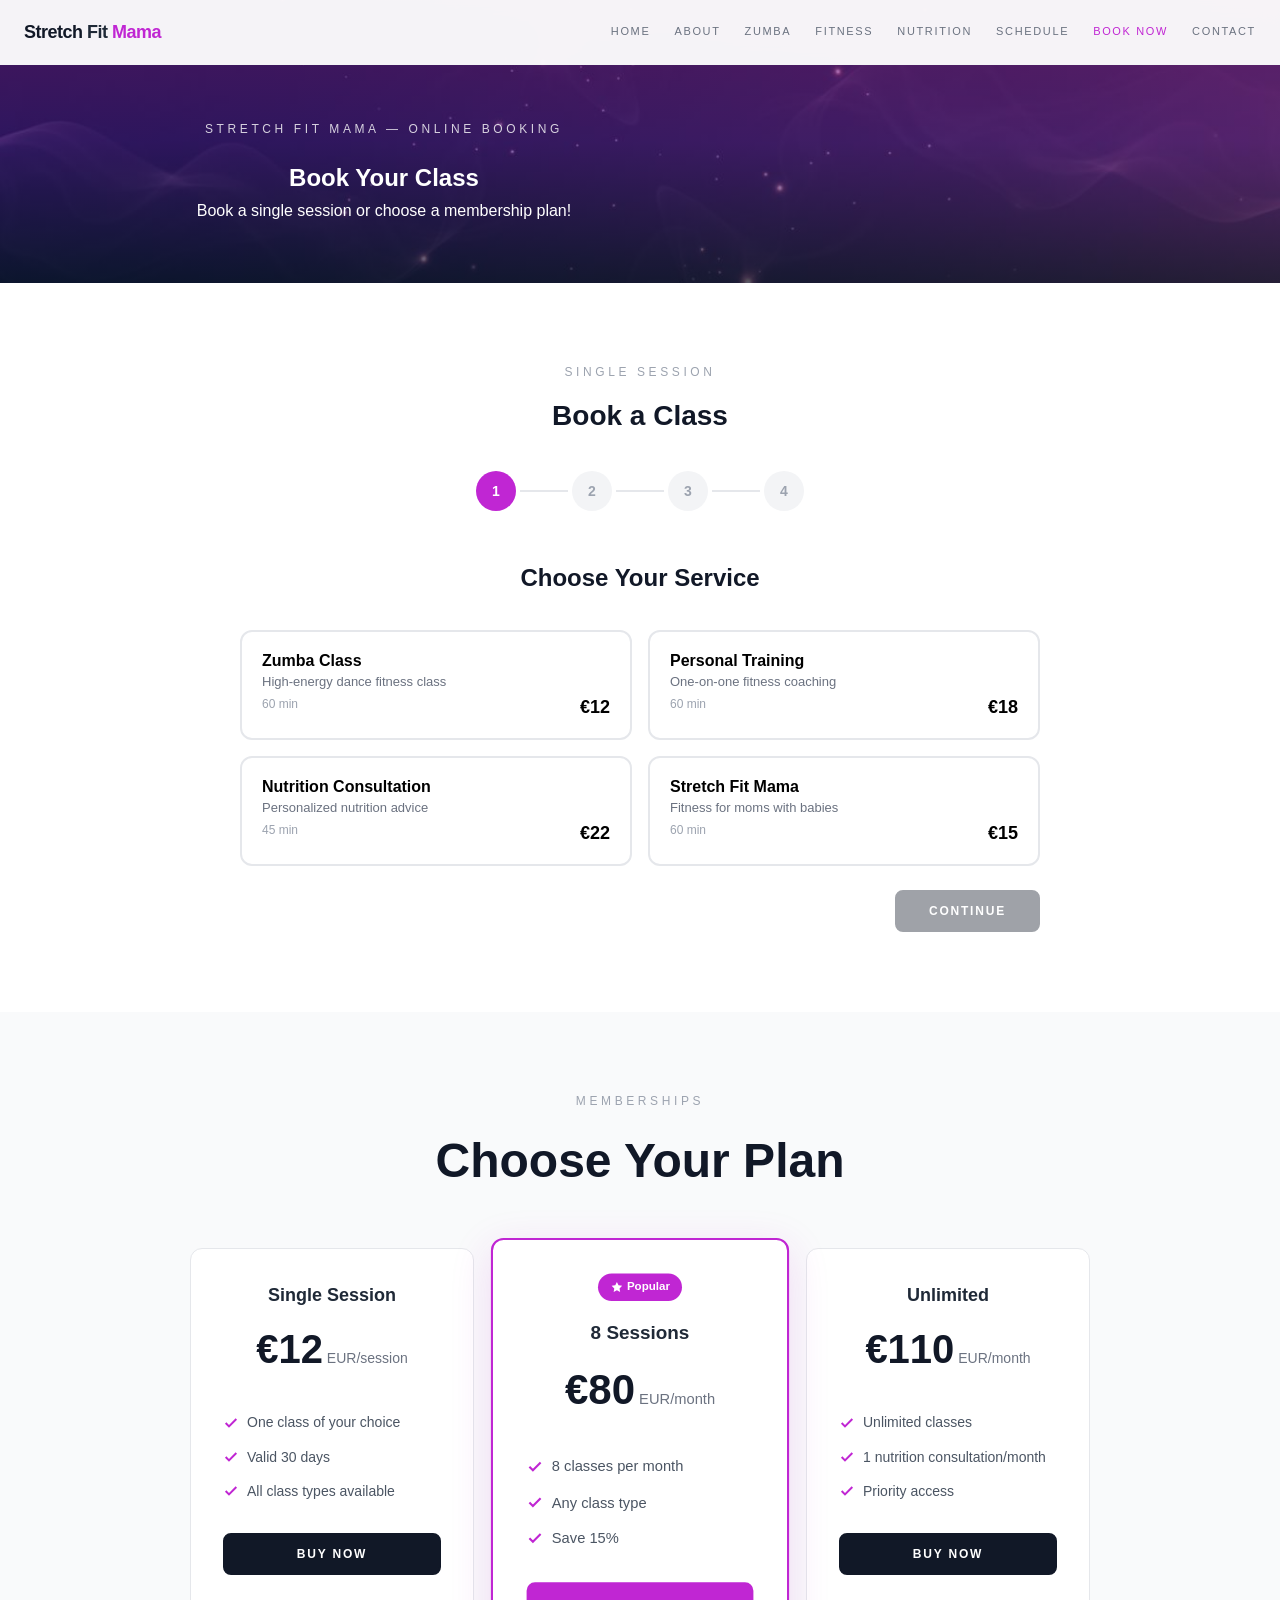
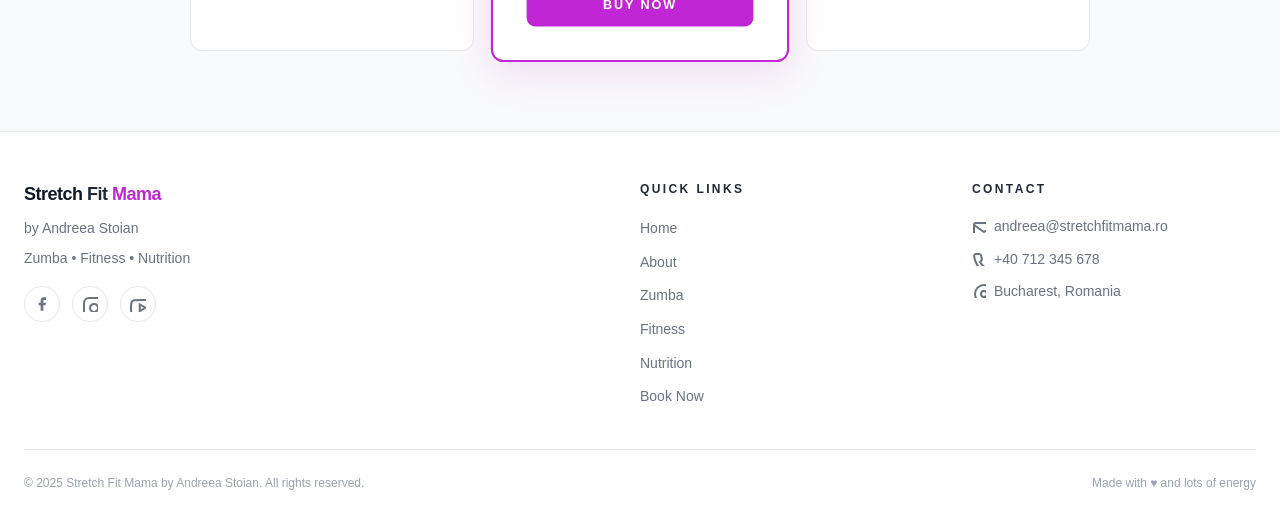
<file: booking.html>
<!DOCTYPE html>
<html lang="en">
<head>
<meta charset="UTF-8">
<meta name="viewport" content="width=device-width, initial-scale=1.0">
<title>Book Now | Stretch Fit Mama</title>
<link rel="stylesheet" href="style.css">
<style>
/* Modal styles */
.modal-overlay { position: fixed; inset: 0; background: rgba(0,0,0,0.5); z-index: 2000; display: none; align-items: center; justify-content: center; padding: 24px; }
.modal-overlay.active { display: flex; }
.modal-box { background: white; border-radius: 16px; padding: 40px; max-width: 480px; width: 100%; max-height: 90vh; overflow-y: auto; position: relative; }
.modal-box h2 { font-size: 24px; font-weight: 700; margin-bottom: 8px; }
.modal-box .plan-summary { background: #f9fafb; border: 1px solid #e5e7eb; border-radius: 12px; padding: 20px; margin: 20px 0; }
.plan-card-btn { text-align: center; padding: 24px; border: 2px solid #e5e7eb; border-radius: 12px; background: white; cursor: pointer; font-family: inherit; font-size: inherit; width: 100%; transition: all 0.2s; }
.plan-card-btn:hover { border-color: #c026d3; box-shadow: 0 4px 20px rgba(192,38,211,0.1); }
.plan-card-btn.popular { border-color: #c026d3; position: relative; }
.plan-badge { position: absolute; top: -12px; left: 50%; transform: translateX(-50%); background: #c026d3; color: white; font-size: 10px; font-weight: 700; letter-spacing: 0.1em; text-transform: uppercase; padding: 4px 12px; border-radius: 20px; }
.plan-close { position: absolute; top: 16px; right: 16px; background: none; border: none; cursor: pointer; padding: 4px; color: #9ca3af; }
.plan-close:hover { color: #374151; }
</style>
</head>
<body>
<nav class="navbar"><div class="container"><a href="index.html" class="logo"><span class="gray">Stretch</span> Fit <span class="fuchsia">Mama</span></a><div class="nav-links" id="navLinks"><a href="index.html">Home</a><a href="about.html">About</a><a href="zumba.html">Zumba</a><a href="fitness.html">Fitness</a><a href="nutrition.html">Nutrition</a><a href="schedule.html">Schedule</a><a href="booking.html" class="active">Book Now</a><a href="contact.html">Contact</a></div><button class="mobile-toggle" onclick="document.getElementById('navLinks').classList.toggle('open')"><svg width="24" height="24" fill="none" stroke="currentColor" stroke-width="2"><line x1="3" y1="6" x2="21" y2="6"/><line x1="3" y1="12" x2="21" y2="12"/><line x1="3" y1="18" x2="21" y2="18"/></svg></button></div></nav>
<section class="hero-small" style="padding:120px 24px 60px;">
<div class="hero-bg" style="background-image:url('hero-bg.jpg');"></div>
<div class="hero-overlay"></div>
<div class="hero-content">
<p class="hero-label">Stretch Fit Mama &mdash; Online Booking</p>
<h1>Book Your Class</h1>
<p>Book a single session or choose a membership plan!</p>
</div>
</section>

<!-- SINGLE CLASS BOOKING -->
<section class="section bg-white">
<div class="container" style="max-width:800px;">

<div class="section-header" style="margin-bottom:32px;">
<span class="section-label">Single Session</span>
<h2 style="font-size:28px;">Book a Class</h2>
</div>

<!-- Steps Indicator -->
<div class="steps-indicator">
<div class="step-circle active" id="sc1">1</div>
<div class="step-line pending" id="sl1"></div>
<div class="step-circle pending" id="sc2">2</div>
<div class="step-line pending" id="sl2"></div>
<div class="step-circle pending" id="sc3">3</div>
<div class="step-line pending" id="sl3"></div>
<div class="step-circle pending" id="sc4">4</div>
</div>

<div id="bookingForm">
<!-- Step 1: Service -->
<div id="step1">
<h2 style="text-align:center;font-size:24px;font-weight:700;margin-bottom:32px;">Choose Your Service</h2>
<div class="grid-2" style="gap:16px;">
<button type="button" class="svc-btn" data-svc="zumba" data-price="12" data-name="Zumba Class" style="text-align:left;padding:20px;border:2px solid #e5e7eb;border-radius:12px;background:white;cursor:pointer;font-family:inherit;font-size:inherit;width:100%;">
<h3 style="font-size:16px;font-weight:700;margin-bottom:4px;">Zumba Class</h3>
<p style="font-size:13px;color:#6b7280;margin-bottom:8px;">High-energy dance fitness class</p>
<div style="display:flex;justify-content:space-between;"><span style="font-size:12px;color:#9ca3af;">60 min</span><span style="font-size:18px;font-weight:800;">&euro;12</span></div>
</button>
<button type="button" class="svc-btn" data-svc="fitness" data-price="18" data-name="Personal Training" style="text-align:left;padding:20px;border:2px solid #e5e7eb;border-radius:12px;background:white;cursor:pointer;font-family:inherit;font-size:inherit;width:100%;">
<h3 style="font-size:16px;font-weight:700;margin-bottom:4px;">Personal Training</h3>
<p style="font-size:13px;color:#6b7280;margin-bottom:8px;">One-on-one fitness coaching</p>
<div style="display:flex;justify-content:space-between;"><span style="font-size:12px;color:#9ca3af;">60 min</span><span style="font-size:18px;font-weight:800;">&euro;18</span></div>
</button>
<button type="button" class="svc-btn" data-svc="nutrition" data-price="22" data-name="Nutrition Consultation" style="text-align:left;padding:20px;border:2px solid #e5e7eb;border-radius:12px;background:white;cursor:pointer;font-family:inherit;font-size:inherit;width:100%;">
<h3 style="font-size:16px;font-weight:700;margin-bottom:4px;">Nutrition Consultation</h3>
<p style="font-size:13px;color:#6b7280;margin-bottom:8px;">Personalized nutrition advice</p>
<div style="display:flex;justify-content:space-between;"><span style="font-size:12px;color:#9ca3af;">45 min</span><span style="font-size:18px;font-weight:800;">&euro;22</span></div>
</button>
<button type="button" class="svc-btn" data-svc="stretch" data-price="15" data-name="Stretch Fit Mama" style="text-align:left;padding:20px;border:2px solid #e5e7eb;border-radius:12px;background:white;cursor:pointer;font-family:inherit;font-size:inherit;width:100%;">
<h3 style="font-size:16px;font-weight:700;margin-bottom:4px;">Stretch Fit Mama</h3>
<p style="font-size:13px;color:#6b7280;margin-bottom:8px;">Fitness for moms with babies</p>
<div style="display:flex;justify-content:space-between;"><span style="font-size:12px;color:#9ca3af;">60 min</span><span style="font-size:18px;font-weight:800;">&euro;15</span></div>
</button>
</div>
<div style="display:flex;justify-content:flex-end;margin-top:24px;">
<button id="b1" class="btn btn-dark" disabled>Continue</button>
</div>
</div>

<!-- Step 2: Date & Time -->
<div id="step2" style="display:none;">
<h2 style="text-align:center;font-size:24px;font-weight:700;margin-bottom:32px;">Pick a Date & Time</h2>
<div style="border:1px solid #e5e7eb;border-radius:12px;padding:20px;margin-bottom:20px;">
<div style="display:flex;align-items:center;justify-content:space-between;margin-bottom:16px;">
<button id="cp" style="background:none;border:none;cursor:pointer;padding:8px;"><svg width="20" height="20" viewBox="0 0 24 24" fill="none" stroke="currentColor" stroke-width="2"><polyline points="15 18 9 12 15 6"/></svg></button>
<h3 id="ml" style="font-size:18px;font-weight:700;"></h3>
<button id="cn" style="background:none;border:none;cursor:pointer;padding:8px;"><svg width="20" height="20" viewBox="0 0 24 24" fill="none" stroke="currentColor" stroke-width="2"><polyline points="9 18 15 12 9 6"/></svg></button>
</div>
<div class="calendar-grid" id="cg"></div>
</div>
<div id="ts" style="display:none;border:1px solid #e5e7eb;border-radius:12px;padding:20px;margin-bottom:20px;">
<div style="display:flex;align-items:center;margin-bottom:16px;gap:8px;">
<svg width="18" height="18" viewBox="0 0 24 24" fill="none" stroke="#c026d3" stroke-width="2"><rect x="3" y="4" width="18" height="18" rx="2"/><line x1="16" y1="2" x2="16" y2="6"/><line x1="8" y1="2" x2="8" y2="6"/><line x1="3" y1="10" x2="21" y2="10"/></svg>
<h3 id="sdl" style="font-size:16px;font-weight:700;"></h3>
</div>
<div class="time-slots" id="tl"></div>
</div>
<div style="display:flex;justify-content:space-between;margin-top:24px;">
<button id="bk2" class="btn" style="border-color:#d1d5db;color:#374151;">Back</button>
<button id="b2" class="btn btn-dark" disabled>Continue</button>
</div>
</div>

<!-- Step 3: Details -->
<div id="step3" style="display:none;">
<h2 style="text-align:center;font-size:24px;font-weight:700;margin-bottom:32px;">Your Details</h2>
<div style="max-width:500px;margin:0 auto;">
<div class="form-group"><label>Full Name</label><input type="text" id="n" placeholder="Your full name"></div>
<div class="form-group"><label>Email</label><input type="email" id="e" placeholder="your@email.com"></div>
<div class="form-group"><label>Phone</label><input type="tel" id="p" placeholder="+40 712 345 678"></div>
<div class="form-group"><label>Notes (optional)</label><textarea id="nt" rows="3" placeholder="Any special requests..."></textarea></div>
</div>
<div style="display:flex;justify-content:space-between;margin-top:24px;">
<button id="bk3" class="btn" style="border-color:#d1d5db;color:#374151;">Back</button>
<button id="b3" class="btn btn-dark" disabled>Continue</button>
</div>
</div>

<!-- Step 4: Payment -->
<div id="step4" style="display:none;">
<h2 style="text-align:center;font-size:24px;font-weight:700;margin-bottom:32px;">Secure Payment</h2>
<div style="max-width:500px;margin:0 auto;">
<div class="summary-box" style="margin-bottom:20px;">
<h4 style="font-size:12px;letter-spacing:0.15em;text-transform:uppercase;color:#9ca3af;margin-bottom:16px;">Booking Summary</h4>
<div class="summary-row"><span class="label">Service</span><span class="value" id="sv">-</span></div>
<div class="summary-row"><span class="label">Date</span><span class="value" id="sd">-</span></div>
<div class="summary-row"><span class="label">Time</span><span class="value" id="st">-</span></div>
<div class="summary-row"><span class="label">Client</span><span class="value" id="sn">-</span></div>
<div class="summary-row total"><span class="label">Total</span><span class="value" id="sp">&euro;0.00</span></div>
</div>
<div class="payment-box" style="margin-bottom:20px;">
<div style="display:flex;align-items:center;justify-content:space-between;margin-bottom:20px;">
<div style="display:flex;align-items:center;gap:8px;"><svg width="18" height="18" viewBox="0 0 24 24" fill="none" stroke="#c026d3" stroke-width="2"><rect x="1" y="4" width="22" height="16" rx="2"/><line x1="1" y1="10" x2="23" y2="10"/></svg><span style="font-size:14px;font-weight:500;">Pay with Stripe</span></div>
<div style="display:flex;align-items:center;gap:4px;font-size:12px;color:#059669;"><svg width="12" height="12" viewBox="0 0 24 24" fill="none" stroke="currentColor" stroke-width="2"><rect x="3" y="11" width="18" height="11" rx="2"/><path d="M7 11V7a5 5 0 0 1 10 0v4"/></svg>SSL Secure</div>
</div>
<input type="text" class="card-input" placeholder="4242 4242 4242 4242">
<div class="card-row"><input type="text" class="card-input" placeholder="MM / YY"><input type="text" class="card-input" placeholder="CVC"></div>
</div>
<div style="display:flex;justify-content:space-between;margin-top:24px;">
<button id="bk4" class="btn" style="border-color:#d1d5db;color:#374151;">Back</button>
<button id="bp" class="btn btn-dark">Pay &euro;0.00</button>
</div>
</div>
</div>
</div>

<!-- Success -->
<div id="bsuccess" class="success-box" style="display:none;">
<div class="check-circle"><svg width="32" height="32" viewBox="0 0 24 24" fill="none" stroke="currentColor" stroke-width="3"><polyline points="20 6 9 17 4 12"/></svg></div>
<h2 style="font-size:32px;font-weight:800;margin-bottom:16px;">Booking Confirmed!</h2>
<p style="color:#6b7280;margin-bottom:8px;">Thank you, <strong id="sname"></strong>! Your booking has been confirmed.</p>
<div style="background:#f9fafb;border:1px solid #e5e7eb;border-radius:12px;padding:24px;max-width:400px;margin:24px auto;text-align:left;">
<div class="summary-row"><span class="label">Service</span><span class="value" id="ssvc">-</span></div>
<div class="summary-row"><span class="label">Date & Time</span><span class="value" id="sdt">-</span></div>
<div class="summary-row"><span class="label">Amount Paid</span><span class="value" id="spr">-</span></div>
</div>
<p style="font-size:14px;color:#9ca3af;">A confirmation email has been sent to <span id="sem"></span></p>
<a href="index.html" class="btn btn-dark" style="margin-top:24px;">Back to Home</a>
</div>

</div>
</section>

<!-- MEMBERSHIP PLANS -->
<section class="section bg-gray" id="plansSection">
<div class="container">
<div class="section-header">
<span class="section-label">Memberships</span>
<h2>Choose Your Plan</h2>
</div>
<div class="grid-3" style="max-width:900px;margin:0 auto;">
<div class="pricing-card">
<h3 style="font-size:18px;font-weight:700;margin-bottom:8px;">Single Session</h3>
<div style="margin-bottom:20px;"><span class="price">&euro;12</span><span class="price-period"> EUR/session</span></div>
<ul>
<li><svg width="16" height="16" viewBox="0 0 24 24" fill="none" stroke="#c026d3" stroke-width="3"><polyline points="20 6 9 17 4 12"/></svg> One class of your choice</li>
<li><svg width="16" height="16" viewBox="0 0 24 24" fill="none" stroke="#c026d3" stroke-width="3"><polyline points="20 6 9 17 4 12"/></svg> Valid 30 days</li>
<li><svg width="16" height="16" viewBox="0 0 24 24" fill="none" stroke="#c026d3" stroke-width="3"><polyline points="20 6 9 17 4 12"/></svg> All class types available</li>
</ul>
<button type="button" class="btn btn-dark plan-btn" data-plan="single" data-price="12" data-name="Single Session" style="width:100%;">Buy Now</button>
</div>
<div class="pricing-card popular">
<div class="badge-popular"><svg width="12" height="12" viewBox="0 0 24 24" fill="currentColor"><polygon points="12 2 15.09 8.26 22 9.27 17 14.14 18.18 21.02 12 17.77 5.82 21.02 7 14.14 2 9.27 8.91 8.26 12 2"/></svg> Popular</div>
<h3 style="font-size:18px;font-weight:700;margin-bottom:8px;">8 Sessions</h3>
<div style="margin-bottom:20px;"><span class="price">&euro;80</span><span class="price-period"> EUR/month</span></div>
<ul>
<li><svg width="16" height="16" viewBox="0 0 24 24" fill="none" stroke="#c026d3" stroke-width="3"><polyline points="20 6 9 17 4 12"/></svg> 8 classes per month</li>
<li><svg width="16" height="16" viewBox="0 0 24 24" fill="none" stroke="#c026d3" stroke-width="3"><polyline points="20 6 9 17 4 12"/></svg> Any class type</li>
<li><svg width="16" height="16" viewBox="0 0 24 24" fill="none" stroke="#c026d3" stroke-width="3"><polyline points="20 6 9 17 4 12"/></svg> Save 15%</li>
</ul>
<button type="button" class="btn btn-primary plan-btn" data-plan="sessions8" data-price="80" data-name="8 Sessions" style="width:100%;">Buy Now</button>
</div>
<div class="pricing-card">
<h3 style="font-size:18px;font-weight:700;margin-bottom:8px;">Unlimited</h3>
<div style="margin-bottom:20px;"><span class="price">&euro;110</span><span class="price-period"> EUR/month</span></div>
<ul>
<li><svg width="16" height="16" viewBox="0 0 24 24" fill="none" stroke="#c026d3" stroke-width="3"><polyline points="20 6 9 17 4 12"/></svg> Unlimited classes</li>
<li><svg width="16" height="16" viewBox="0 0 24 24" fill="none" stroke="#c026d3" stroke-width="3"><polyline points="20 6 9 17 4 12"/></svg> 1 nutrition consultation/month</li>
<li><svg width="16" height="16" viewBox="0 0 24 24" fill="none" stroke="#c026d3" stroke-width="3"><polyline points="20 6 9 17 4 12"/></svg> Priority access</li>
</ul>
<button type="button" class="btn btn-dark plan-btn" data-plan="unlimited" data-price="110" data-name="Unlimited" style="width:100%;">Buy Now</button>
</div>
</div>
</div>
</section>

<!-- PLAN PAYMENT MODAL -->
<div id="planModal" class="modal-overlay">
<div class="modal-box">
<button class="plan-close" id="planClose"><svg width="20" height="20" viewBox="0 0 24 24" fill="none" stroke="currentColor" stroke-width="2"><line x1="18" y1="6" x2="6" y2="18"/><line x1="6" y1="6" x2="18" y2="18"/></svg></button>
<h2>Complete Your Purchase</h2>
<p style="color:#6b7280;font-size:14px;">Enter your details to activate your membership.</p>

<div class="plan-summary">
<h4 style="font-size:12px;letter-spacing:0.15em;text-transform:uppercase;color:#9ca3af;margin-bottom:12px;">Plan Summary</h4>
<div class="summary-row"><span class="label">Plan</span><span class="value" id="psName">-</span></div>
<div class="summary-row"><span class="label">Price</span><span class="value" id="psPrice">-</span></div>
<div class="summary-row total"><span class="label">Total</span><span class="value" id="psTotal">&euro;0.00</span></div>
</div>

<div class="form-group"><label>Full Name</label><input type="text" id="pn" placeholder="Your full name"></div>
<div class="form-group"><label>Email</label><input type="email" id="pe" placeholder="your@email.com"></div>
<div class="form-group"><label>Phone</label><input type="tel" id="pp" placeholder="+40 712 345 678"></div>

<div class="payment-box" style="margin:20px 0;">
<div style="display:flex;align-items:center;justify-content:space-between;margin-bottom:16px;">
<div style="display:flex;align-items:center;gap:8px;"><svg width="18" height="18" viewBox="0 0 24 24" fill="none" stroke="#c026d3" stroke-width="2"><rect x="1" y="4" width="22" height="16" rx="2"/><line x1="1" y1="10" x2="23" y2="10"/></svg><span style="font-size:14px;font-weight:500;">Pay with Stripe</span></div>
<div style="display:flex;align-items:center;gap:4px;font-size:12px;color:#059669;"><svg width="12" height="12" viewBox="0 0 24 24" fill="none" stroke="currentColor" stroke-width="2"><rect x="3" y="11" width="18" height="11" rx="2"/><path d="M7 11V7a5 5 0 0 1 10 0v4"/></svg>SSL Secure</div>
</div>
<input type="text" class="card-input" placeholder="4242 4242 4242 4242">
<div class="card-row"><input type="text" class="card-input" placeholder="MM / YY"><input type="text" class="card-input" placeholder="CVC"></div>
</div>

<button id="planPayBtn" class="btn btn-dark" style="width:100%;">Pay &euro;0.00</button>
</div>
</div>

<!-- PLAN SUCCESS -->
<div id="planSuccess" class="success-box" style="display:none;max-width:600px;margin:0 auto;">
<div class="check-circle"><svg width="32" height="32" viewBox="0 0 24 24" fill="none" stroke="currentColor" stroke-width="3"><polyline points="20 6 9 17 4 12"/></svg></div>
<h2 style="font-size:32px;font-weight:800;margin-bottom:16px;">Membership Activated!</h2>
<p style="color:#6b7280;margin-bottom:8px;">Thank you, <strong id="psUser"></strong>! Your membership is now active.</p>
<div style="background:#f9fafb;border:1px solid #e5e7eb;border-radius:12px;padding:24px;max-width:400px;margin:24px auto;text-align:left;">
<div class="summary-row"><span class="label">Plan</span><span class="value" id="psPlan">-</span></div>
<div class="summary-row"><span class="label">Amount Paid</span><span class="value" id="psAmount">-</span></div>
<div class="summary-row"><span class="label">Status</span><span class="value" style="color:#059669;font-weight:600;">Active</span></div>
</div>
<p style="font-size:14px;color:#9ca3af;">A confirmation email has been sent to <span id="psEmail"></span></p>
<button onclick="closePlanSuccess()" class="btn btn-dark" style="margin-top:24px;">Back to Plans</button>
</div>

<footer class="footer">
<div class="footer-grid">
<div class="footer-brand">
<span class="logo"><span class="gray">Stretch</span> Fit <span class="fuchsia">Mama</span></span>
<p>by Andreea Stoian</p>
<p>Zumba &bull; Fitness &bull; Nutrition</p>
<div class="footer-social">
<a href="https://www.facebook.com/profile.php?id=100063931429522" target="_blank"><svg width="16" height="16" viewBox="0 0 24 24" fill="currentColor"><path d="M18 2h-3a5 5 0 0 0-5 5v3H7v4h3v8h4v-8h3l1-4h-4V7a1 1 0 0 1 1-1h3z"/></svg></a>
<a href="#"><svg width="16" height="16" fill="none" stroke="currentColor" stroke-width="2"><rect x="2" y="2" width="20" height="20" rx="5" ry="5"/><path d="M16 11.37A4 4 0 1 1 12.63 8 4 4 0 0 1 16 11.37z"/><line x1="17.5" y1="6.5" x2="17.51" y2="6.5"/></svg></a>
<a href="#"><svg width="16" height="16" fill="none" stroke="currentColor" stroke-width="2"><path d="M22.54 6.42a2.78 2.78 0 0 0-1.94-2C18.88 4 12 4 12 4s-6.88 0-8.6.46a2.78 2.78 0 0 0-1.94 2A29 29 0 0 0 1 11.75a29 29 0 0 0 .46 5.33A2.78 2.78 0 0 0 3.4 19.13C5.12 19.56 12 19.56 12 19.56s6.88 0 8.6-.46a2.78 2.78 0 0 0 1.94-2 29 29 0 0 0 .46-5.25 29 29 0 0 0-.46-5.43z"/><polygon points="9.75 15.02 15.5 11.75 9.75 8.48 9.75 15.02"/></svg></a>
</div>
</div>
<div>
<h4>Quick Links</h4>
<ul class="footer-links">
<li><a href="index.html">Home</a></li>
<li><a href="about.html">About</a></li>
<li><a href="zumba.html">Zumba</a></li>
<li><a href="fitness.html">Fitness</a></li>
<li><a href="nutrition.html">Nutrition</a></li>
<li><a href="booking.html">Book Now</a></li>
</ul>
</div>
<div>
<h4>Contact</h4>
<ul class="footer-contact">
<li><svg width="14" height="14" fill="none" stroke="currentColor" stroke-width="2"><path d="M4 4h16c1.1 0 2 .9 2 2v12c0 1.1-.9 2-2 2H4c-1.1 0-2-.9-2-2V6c0-1.1.9-2 2-2z"/><polyline points="22,6 12,13 2,6"/></svg> <a href="mailto:andreea@stretchfitmama.ro">andreea@stretchfitmama.ro</a></li>
<li><svg width="14" height="14" fill="none" stroke="currentColor" stroke-width="2"><path d="M22 16.92v3a2 2 0 0 1-2.18 2 19.79 19.79 0 0 1-8.63-3.07 19.5 19.5 0 0 1-6-6 19.79 19.79 0 0 1-3.07-8.67A2 2 0 0 1 4.11 2h3a2 2 0 0 1 2 1.72 12.84 12.84 0 0 0 .7 2.81 2 2 0 0 1-.45 2.11L8.09 9.91a16 16 0 0 0 6 6l1.27-1.27a2 2 0 0 1 2.11-.45 12.84 12.84 0 0 0 2.81.7A2 2 0 0 1 22 16.92z"/></svg> <a href="tel:+40712345678">+40 712 345 678</a></li>
<li><svg width="14" height="14" fill="none" stroke="currentColor" stroke-width="2"><path d="M21 10c0 7-9 13-9 13s-9-6-9-13a9 9 0 0 1 18 0z"/><circle cx="12" cy="10" r="3"/></svg> Bucharest, Romania</li>
</ul>
</div>
</div>
<div class="footer-bottom">
<p>&copy; 2025 Stretch Fit Mama by Andreea Stoian. All rights reserved.</p>
<p>Made with &hearts; and lots of energy</p>
</div>
</footer>

<script>
// ========== SINGLE CLASS BOOKING ==========
(function() {
var bd = { svc: null, date: null, time: null, name: '', email: '', phone: '' };
var cs = 1;
var cm = new Date().getMonth();
var cy = new Date().getFullYear();
var sd = null;
var st = null;
var slots = ['09:00','10:00','11:00','12:00','13:00','14:00','15:00','16:00','17:00','17:30','18:00','18:30','19:00','19:30','20:00'];
var unav = { 'Monday':['11:00','14:00','15:00','16:00'], 'Tuesday':['09:00','11:00','12:00','13:00'], 'Wednesday':['10:00','11:00','14:00','16:00'], 'Thursday':['09:00','11:00','14:00','15:00','16:00'], 'Friday':['10:00','11:00','14:00','15:00'] };
var days = ['Monday','Tuesday','Wednesday','Thursday','Friday','Saturday','Sunday'];

function gid(id) { return document.getElementById(id); }
function show(id) { var el = gid(id); if(el) el.style.display = 'block'; }
function hide(id) { var el = gid(id); if(el) el.style.display = 'none'; }

function gdim(y, m) {
  var d = new Date(y, m, 1), r = [];
  while(d.getMonth() === m) { r.push(new Date(d)); d.setDate(d.getDate()+1); }
  return r;
}
function isUnav(d) {
  var t = new Date(); t.setHours(0,0,0,0);
  if(d < t) return true;
  var dn = days[d.getDay()===0 ? 6 : d.getDay()-1];
  return dn === 'Saturday' || dn === 'Sunday';
}
function gdn(d) { return days[d.getDay()===0 ? 6 : d.getDay()-1]; }

function rc() {
  var c = gid('cg'), ml = gid('ml');
  if(!c) return;
  var ds = gdim(cy, cm);
  var mn = ['January','February','March','April','May','June','July','August','September','October','November','December'];
  if(ml) ml.textContent = mn[cm] + ' ' + cy;
  var h = '';
  ['Mon','Tue','Wed','Thu','Fri','Sat','Sun'].forEach(function(d) { h += '<div class="calendar-day-header">' + d + '</div>'; });
  var fd = ds[0].getDay(), es = fd === 0 ? 6 : fd - 1;
  for(var i = 0; i < es; i++) h += '<div></div>';
  ds.forEach(function(day) {
    var u = isUnav(day), sel = sd && sd.toDateString() === day.toDateString();
    var wk = gdn(day) === 'Saturday' || gdn(day) === 'Sunday';
    var cl = 'calendar-day';
    if(sel) cl += ' selected'; else if(u) cl += wk ? ' weekend' : ' disabled';
    var lb = (wk && u) ? '<span style="font-size:9px;opacity:0.7">Closed</span>' : '';
    h += '<div class="' + cl + '" data-y="' + day.getFullYear() + '" data-m="' + day.getMonth() + '" data-d="' + day.getDate() + '"><span>' + day.getDate() + '</span>' + lb + '</div>';
  });
  c.innerHTML = h;
  c.querySelectorAll('.calendar-day').forEach(function(el) {
    el.addEventListener('click', function() {
      if(this.classList.contains('disabled') || this.classList.contains('weekend')) return;
      sd = new Date(parseInt(this.getAttribute('data-y')), parseInt(this.getAttribute('data-m')), parseInt(this.getAttribute('data-d')));
      st = null;
      rc(); rt(); c2();
      show('ts');
    });
  });
}

function rt() {
  var c = gid('tl'), sl = gid('sdl');
  if(!c || !sd) return;
  var dn = gdn(sd), uv = unav[dn] || [];
  if(sl) sl.textContent = sd.toLocaleDateString('en-US', {weekday:'long', day:'numeric', month:'long'});
  var h = '';
  slots.forEach(function(t) {
    var bk = uv.indexOf(t) >= 0;
    var cl = 'time-slot';
    if(st === t) cl += ' selected'; else if(bk) cl += ' booked';
    h += '<button type="button" class="' + cl + '" data-t="' + t + '"' + (bk ? ' disabled' : '') + '>' + t + (bk ? ' <span style="font-size:10px">(Booked)</span>' : '') + '</button>';
  });
  c.innerHTML = h;
  c.querySelectorAll('.time-slot:not(.booked)').forEach(function(el) {
    el.addEventListener('click', function() {
      st = this.getAttribute('data-t');
      rt(); c2();
    });
  });
}

function c1() { var b = gid('b1'); if(b) b.disabled = !bd.svc; }
function c2() { var b = gid('b2'); if(b) b.disabled = !(sd && st); }
function c3() { var b = gid('b3'); if(b) b.disabled = !(gid('n').value && gid('e').value && gid('p').value); }

function gt(s) {
  if(s === 2 && !bd.svc) return;
  if(s === 3 && !(sd && st)) return;
  if(s === 4) {
    var nm = gid('n').value, em = gid('e').value, ph = gid('p').value;
    if(!nm || !em || !ph) return;
    bd.name = nm; bd.email = em; bd.phone = ph;
    bd.date = sd; bd.time = st;
    gid('sv').textContent = bd.svc ? bd.svc.name : '-';
    gid('sd').textContent = sd ? sd.toLocaleDateString('en-US', {weekday:'short', day:'numeric', month:'short'}) : '-';
    gid('st').textContent = st || '-';
    gid('sn').textContent = nm;
    gid('sp').textContent = '\u20ac' + (bd.svc ? bd.svc.price : 0) + '.00';
    gid('bp').textContent = 'Pay \u20ac' + (bd.svc ? bd.svc.price : 0) + '.00';
  }
  for(var i = 1; i <= 4; i++) {
    var el = gid('step' + i);
    if(el) el.style.display = i === s ? 'block' : 'none';
  }
  cs = s;
  for(var i = 1; i <= 4; i++) {
    var cir = gid('sc' + i), ln = gid('sl' + i);
    if(!cir) continue;
    if(i < cs) { cir.className = 'step-circle completed'; cir.innerHTML = '<svg width="16" height="16" viewBox="0 0 24 24" fill="none" stroke="currentColor" stroke-width="3"><polyline points="20 6 9 17 4 12"/></svg>'; }
    else if(i === cs) { cir.className = 'step-circle active'; cir.textContent = i; }
    else { cir.className = 'step-circle pending'; cir.textContent = i; }
    if(ln) ln.className = i < cs ? 'step-line completed' : 'step-line pending';
  }
  if(s === 2) setTimeout(rc, 50);
}

function pay() {
  var b = gid('bp');
  b.disabled = true;
  b.innerHTML = '<span class="spinner"></span> Processing...';
  setTimeout(function() {
    hide('bookingForm');
    show('bsuccess');
    gid('sname').textContent = bd.name;
    gid('ssvc').textContent = bd.svc ? bd.svc.name : '-';
    gid('sdt').textContent = (bd.date ? bd.date.toLocaleDateString('en-US', {weekday:'long', day:'numeric', month:'long'}) : '-') + ' at ' + (bd.time || '-');
    gid('spr').textContent = '\u20ac' + (bd.svc ? bd.svc.price : 0) + '.00';
    gid('sem').textContent = bd.email;
  }, 2500);
}

// Service buttons
document.querySelectorAll('.svc-btn').forEach(function(btn) {
  btn.addEventListener('click', function() {
    bd.svc = { id: this.getAttribute('data-svc'), price: parseInt(this.getAttribute('data-price')), name: this.getAttribute('data-name') };
    document.querySelectorAll('.svc-btn').forEach(function(b) { b.style.borderColor = '#e5e7eb'; b.style.boxShadow = 'none'; });
    this.style.borderColor = '#c026d3';
    this.style.boxShadow = '0 0 0 3px rgba(192,38,211,0.15)';
    c1();
  });
});

// Step buttons
gid('b1').addEventListener('click', function() { gt(2); });
gid('b2').addEventListener('click', function() { gt(3); });
gid('b3').addEventListener('click', function() { gt(4); });
gid('bk2').addEventListener('click', function() { gt(1); });
gid('bk3').addEventListener('click', function() { gt(2); });
gid('bk4').addEventListener('click', function() { gt(3); });

// Calendar nav
gid('cp').addEventListener('click', function() { if(cm===0){cm=11;cy--;}else{cm--;} rc(); });
gid('cn').addEventListener('click', function() { if(cm===11){cm=0;cy++;}else{cm++;} rc(); });

// Details inputs
['n','e','p'].forEach(function(id) {
  var el = gid(id);
  if(el) el.addEventListener('input', c3);
});

// Pay button
gid('bp').addEventListener('click', pay);

// Init calendar
rc();
})();

// ========== MEMBERSHIP PLANS ==========
(function() {
var selPlan = null;

function gid(id) { return document.getElementById(id); }
function show(id) { var el = gid(id); if(el) el.style.display = 'block'; }
function hide(id) { var el = gid(id); if(el) el.style.display = 'none'; }

// Plan button clicks
document.querySelectorAll('.plan-btn').forEach(function(btn) {
  btn.addEventListener('click', function() {
    selPlan = {
      id: this.getAttribute('data-plan'),
      price: parseInt(this.getAttribute('data-price')),
      name: this.getAttribute('data-name')
    };
    gid('psName').textContent = selPlan.name;
    gid('psPrice').textContent = '\u20ac' + selPlan.price + '.00 / month';
    gid('psTotal').textContent = '\u20ac' + selPlan.price + '.00';
    gid('planPayBtn').textContent = 'Pay \u20ac' + selPlan.price + '.00';
    // Reset inputs
    gid('pn').value = '';
    gid('pe').value = '';
    gid('pp').value = '';
    gid('planModal').classList.add('active');
    document.body.style.overflow = 'hidden';
  });
});

// Close modal
gid('planClose').addEventListener('click', function() {
  gid('planModal').classList.remove('active');
  document.body.style.overflow = '';
});

// Close on overlay click
gid('planModal').addEventListener('click', function(e) {
  if(e.target === this) {
    gid('planModal').classList.remove('active');
    document.body.style.overflow = '';
  }
});

// Plan pay button
gid('planPayBtn').addEventListener('click', function() {
  var nm = gid('pn').value, em = gid('pe').value, ph = gid('pp').value;
  if(!nm || !em || !ph) {
    alert('Please fill in all fields.');
    return;
  }
  if(!selPlan) return;

  var b = gid('planPayBtn');
  b.disabled = true;
  b.innerHTML = '<span class="spinner"></span> Processing...';

  setTimeout(function() {
    gid('planModal').classList.remove('active');
    document.body.style.overflow = '';
    hide('plansSection');
    show('planSuccess');
    gid('psUser').textContent = nm;
    gid('psPlan').textContent = selPlan.name;
    gid('psAmount').textContent = '\u20ac' + selPlan.price + '.00 / month';
    gid('psEmail').textContent = em;
    b.disabled = false;
    b.textContent = 'Pay \u20ac' + selPlan.price + '.00';
  }, 2500);
});
})();

function closePlanSuccess() {
  document.getElementById('planSuccess').style.display = 'none';
  document.getElementById('plansSection').style.display = 'block';
}
</script>

</body></html>
</file>
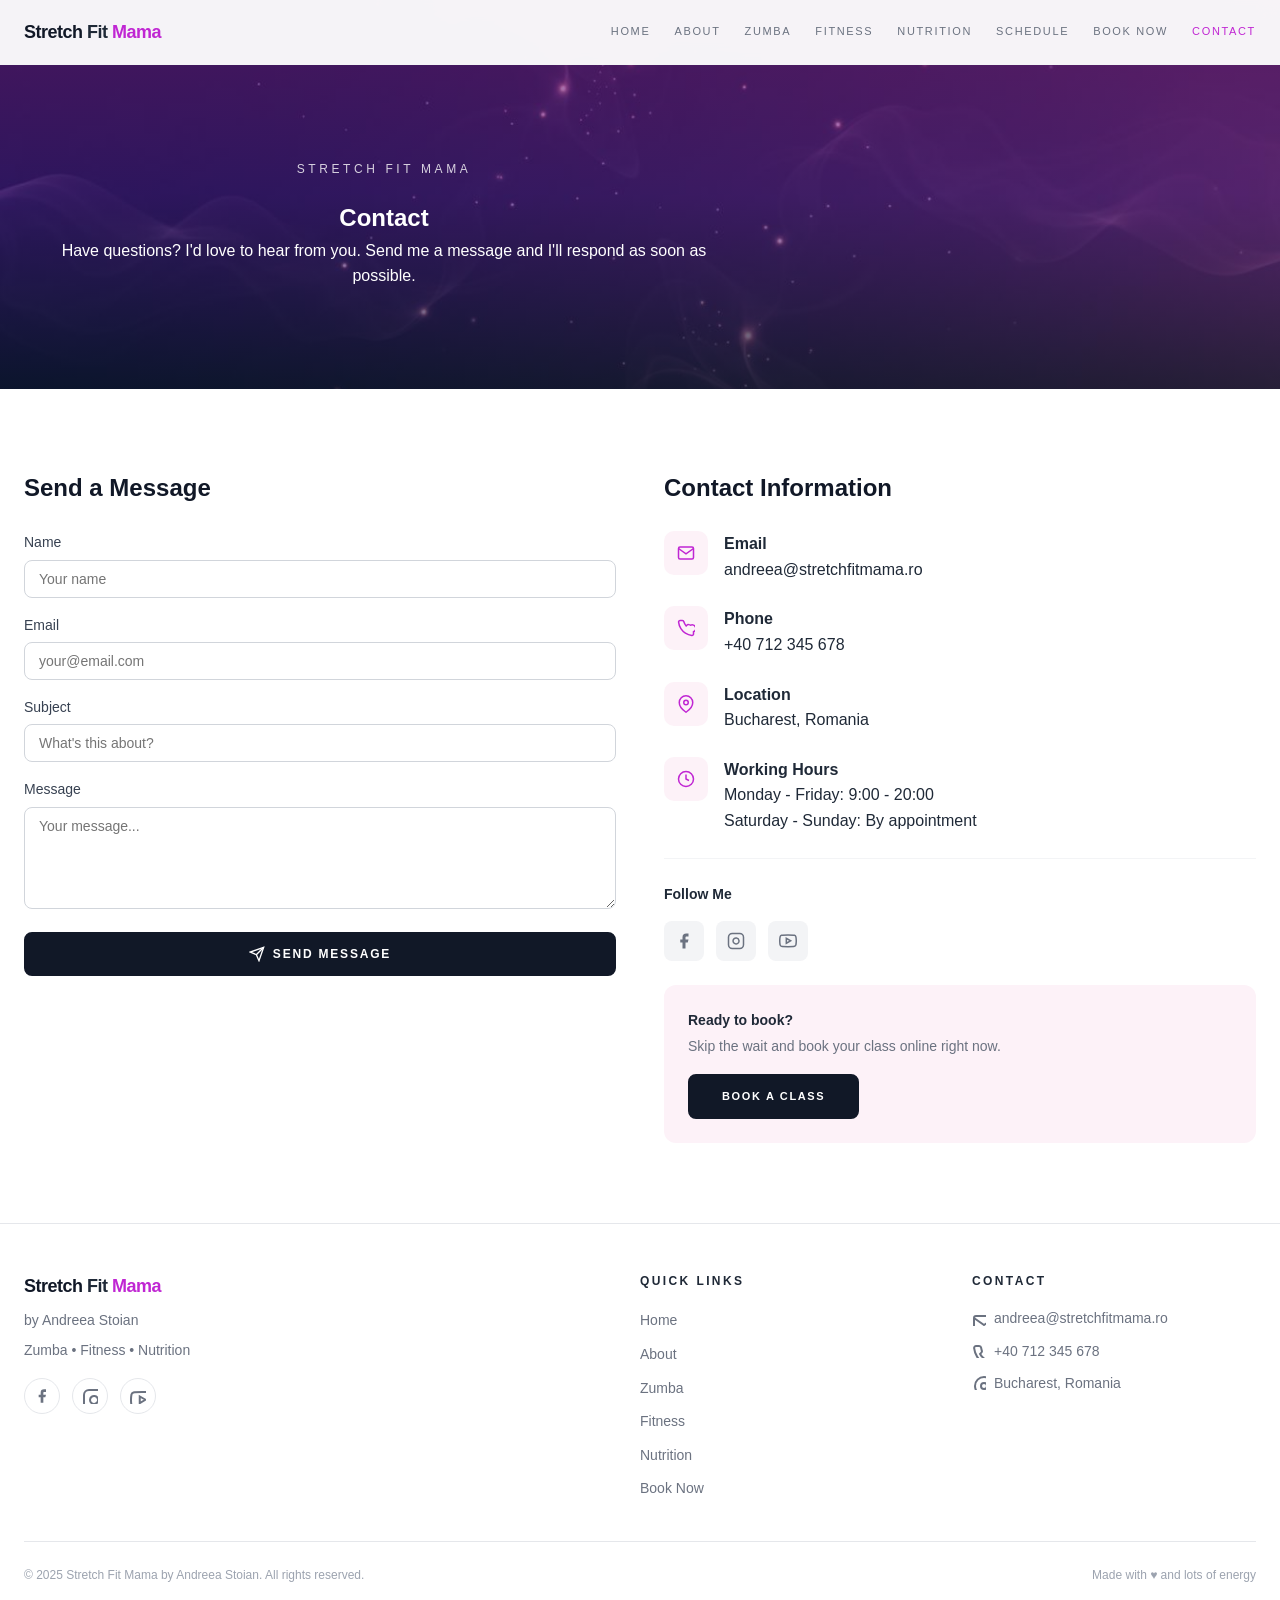
<file: contact.html>
<!DOCTYPE html>
<html lang="en">
<head>
<meta charset="UTF-8">
<meta name="viewport" content="width=device-width, initial-scale=1.0">
<title>Contact | Stretch Fit Mama</title>
<link rel="stylesheet" href="style.css">
</head>
<body>
<nav class="navbar"><div class="container"><a href="index.html" class="logo"><span class="gray">Stretch</span> Fit <span class="fuchsia">Mama</span></a><div class="nav-links" id="navLinks"><a href="index.html">Home</a><a href="about.html">About</a><a href="zumba.html">Zumba</a><a href="fitness.html">Fitness</a><a href="nutrition.html">Nutrition</a><a href="schedule.html">Schedule</a><a href="booking.html">Book Now</a><a href="contact.html" class="active">Contact</a></div><button class="mobile-toggle" onclick="document.getElementById('navLinks').classList.toggle('open')"><svg width="24" height="24" fill="none" stroke="currentColor" stroke-width="2"><line x1="3" y1="6" x2="21" y2="6"/><line x1="3" y1="12" x2="21" y2="12"/><line x1="3" y1="18" x2="21" y2="18"/></svg></button></div></nav><section class="hero-small">
<div class="hero-bg" style="background-image:url('hero-bg.jpg');"></div>
<div class="hero-overlay"></div>
<div class="hero-content"><p class="hero-label">Stretch Fit Mama</p><h1>Contact</h1><p>Have questions? I'd love to hear from you. Send me a message and I'll respond as soon as possible.</p></div>
</section>
<section class="section bg-white">
<div class="container">
<div class="grid-2" style="gap:48px;">
<div>
<h2 style="font-size:24px;font-weight:700;margin-bottom:24px;">Send a Message</h2>
<form id="cf" onsubmit="event.preventDefault(); document.getElementById('cf').style.display='none'; document.getElementById('cs').style.display='block';">
<div class="form-group"><label>Name</label><input type="text" required placeholder="Your name"></div>
<div class="form-group"><label>Email</label><input type="email" required placeholder="your@email.com"></div>
<div class="form-group"><label>Subject</label><input type="text" required placeholder="What's this about?"></div>
<div class="form-group"><label>Message</label><textarea rows="5" required placeholder="Your message..."></textarea></div>
<button type="submit" class="btn btn-dark" style="width:100%;"><svg width="16" height="16" viewBox="0 0 24 24" fill="none" stroke="currentColor" stroke-width="2" style="margin-right:8px;"><line x1="22" y1="2" x2="11" y2="13"/><polygon points="22 2 15 22 11 13 2 9 22 2"/></svg>Send Message</button>
</form>
<div id="cs" style="display:none;text-align:center;padding:48px 24px;">
<div style="width:64px;height:64px;background:#d1fae5;border-radius:50%;display:flex;align-items:center;justify-content:center;margin:0 auto 24px;color:#059669;"><svg width="32" height="32" viewBox="0 0 24 24" fill="none" stroke="currentColor" stroke-width="3"><polyline points="20 6 9 17 4 12"/></svg></div>
<h3 style="font-size:24px;font-weight:700;margin-bottom:8px;">Message Sent!</h3>
<p style="color:#6b7280;">Thank you for reaching out. I'll get back to you within 24 hours.</p>
<button onclick="document.getElementById('cs').style.display='none'; document.getElementById('cf').style.display='block'; document.getElementById('cf').reset();" class="btn" style="margin-top:24px;border-color:#d1d5db;color:#374151;">Send Another Message</button>
</div>
</div>
<div>
<h2 style="font-size:24px;font-weight:700;margin-bottom:24px;">Contact Information</h2>
<div class="info-box"><div class="icon-wrap"><svg width="18" height="18" viewBox="0 0 24 24" fill="none" stroke="currentColor" stroke-width="2"><path d="M4 4h16c1.1 0 2 .9 2 2v12c0 1.1-.9 2-2 2H4c-1.1 0-2-.9-2-2V6c0-1.1.9-2 2-2z"/><polyline points="22,6 12,13 2,6"/></svg></div><div><h4>Email</h4><a href="mailto:andreea@stretchfitmama.ro">andreea@stretchfitmama.ro</a></div></div>
<div class="info-box"><div class="icon-wrap"><svg width="18" height="18" viewBox="0 0 24 24" fill="none" stroke="currentColor" stroke-width="2"><path d="M22 16.92v3a2 2 0 0 1-2.18 2 19.79 19.79 0 0 1-8.63-3.07 19.5 19.5 0 0 1-6-6 19.79 19.79 0 0 1-3.07-8.67A2 2 0 0 1 4.11 2h3a2 2 0 0 1 2 1.72c.73 2.26 1.57 3.8 3.13 5.5l1.27-1.27a2 2 0 0 1 2.11-.45 12.84 12.84 0 0 0 2.81.7A2 2 0 0 1 22 16.92z"/></svg></div><div><h4>Phone</h4><a href="tel:+40712345678">+40 712 345 678</a></div></div>
<div class="info-box"><div class="icon-wrap"><svg width="18" height="18" viewBox="0 0 24 24" fill="none" stroke="currentColor" stroke-width="2"><path d="M21 10c0 7-9 13-9 13s-9-6-9-13a9 9 0 0 1 18 0z"/><circle cx="12" cy="10" r="3"/></svg></div><div><h4>Location</h4><p>Bucharest, Romania</p></div></div>
<div class="info-box"><div class="icon-wrap"><svg width="18" height="18" viewBox="0 0 24 24" fill="none" stroke="currentColor" stroke-width="2"><circle cx="12" cy="12" r="10"/><polyline points="12 6 12 12 16 14"/></svg></div><div><h4>Working Hours</h4><p>Monday - Friday: 9:00 - 20:00<br>Saturday - Sunday: By appointment</p></div></div>
<div style="border-top:1px solid #f3f4f6;padding-top:24px;margin-top:24px;">
<h4 style="font-size:14px;font-weight:600;margin-bottom:16px;">Follow Me</h4>
<div style="display:flex;gap:12px;">
<a href="https://www.facebook.com/profile.php?id=100063931429522" target="_blank" style="width:40px;height:40px;background:#f3f4f6;border-radius:8px;display:flex;align-items:center;justify-content:center;color:#6b7280;"><svg width="18" height="18" viewBox="0 0 24 24" fill="currentColor"><path d="M18 2h-3a5 5 0 0 0-5 5v3H7v4h3v8h4v-8h3l1-4h-4V7a1 1 0 0 1 1-1h3z"/></svg></a>
<a href="#" style="width:40px;height:40px;background:#f3f4f6;border-radius:8px;display:flex;align-items:center;justify-content:center;color:#6b7280;"><svg width="18" height="18" viewBox="0 0 24 24" fill="none" stroke="currentColor" stroke-width="2"><rect x="2" y="2" width="20" height="20" rx="5" ry="5"/><path d="M16 11.37A4 4 0 1 1 12.63 8 4 4 0 0 1 16 11.37z"/><line x1="17.5" y1="6.5" x2="17.51" y2="6.5"/></svg></a>
<a href="#" style="width:40px;height:40px;background:#f3f4f6;border-radius:8px;display:flex;align-items:center;justify-content:center;color:#6b7280;"><svg width="18" height="18" viewBox="0 0 24 24" fill="none" stroke="currentColor" stroke-width="2"><path d="M22.54 6.42a2.78 2.78 0 0 0-1.94-2C18.88 4 12 4 12 4s-6.88 0-8.6.46a2.78 2.78 0 0 0-1.94 2A29 29 0 0 0 1 11.75a29 29 0 0 0 .46 5.33A2.78 2.78 0 0 0 3.4 19.13C5.12 19.56 12 19.56 12 19.56s6.88 0 8.6-.46a2.78 2.78 0 0 0 1.94-2 29 29 0 0 0 .46-5.25 29 29 0 0 0-.46-5.43z"/><polygon points="9.75 15.02 15.5 11.75 9.75 8.48 9.75 15.02"/></svg></a>
</div>
</div>
<div style="background:#fdf2f8;border-radius:12px;padding:24px;margin-top:24px;">
<p style="font-size:14px;font-weight:600;margin-bottom:4px;">Ready to book?</p>
<p style="font-size:14px;color:#6b7280;margin-bottom:16px;">Skip the wait and book your class online right now.</p>
<a href="booking.html" class="btn btn-dark" style="font-size:11px;">Book a Class</a>
</div>
</div>
</div>
</div>
</section>

<footer class="footer">
<div class="footer-grid">
<div class="footer-brand">
<span class="logo"><span class="gray">Stretch</span> Fit <span class="fuchsia">Mama</span></span>
<p>by Andreea Stoian</p>
<p>Zumba &bull; Fitness &bull; Nutrition</p>
<div class="footer-social">
<a href="https://www.facebook.com/profile.php?id=100063931429522" target="_blank"><svg width="16" height="16" viewBox="0 0 24 24" fill="currentColor"><path d="M18 2h-3a5 5 0 0 0-5 5v3H7v4h3v8h4v-8h3l1-4h-4V7a1 1 0 0 1 1-1h3z"/></svg></a>
<a href="#"><svg width="16" height="16" fill="none" stroke="currentColor" stroke-width="2"><rect x="2" y="2" width="20" height="20" rx="5" ry="5"/><path d="M16 11.37A4 4 0 1 1 12.63 8 4 4 0 0 1 16 11.37z"/><line x1="17.5" y1="6.5" x2="17.51" y2="6.5"/></svg></a>
<a href="#"><svg width="16" height="16" fill="none" stroke="currentColor" stroke-width="2"><path d="M22.54 6.42a2.78 2.78 0 0 0-1.94-2C18.88 4 12 4 12 4s-6.88 0-8.6.46a2.78 2.78 0 0 0-1.94 2A29 29 0 0 0 1 11.75a29 29 0 0 0 .46 5.33A2.78 2.78 0 0 0 3.4 19.13C5.12 19.56 12 19.56 12 19.56s6.88 0 8.6-.46a2.78 2.78 0 0 0 1.94-2 29 29 0 0 0 .46-5.25 29 29 0 0 0-.46-5.43z"/><polygon points="9.75 15.02 15.5 11.75 9.75 8.48 9.75 15.02"/></svg></a>
</div>
</div>
<div>
<h4>Quick Links</h4>
<ul class="footer-links">
<li><a href="index.html">Home</a></li>
<li><a href="about.html">About</a></li>
<li><a href="zumba.html">Zumba</a></li>
<li><a href="fitness.html">Fitness</a></li>
<li><a href="nutrition.html">Nutrition</a></li>
<li><a href="booking.html">Book Now</a></li>
</ul>
</div>
<div>
<h4>Contact</h4>
<ul class="footer-contact">
<li><svg width="14" height="14" fill="none" stroke="currentColor" stroke-width="2"><path d="M4 4h16c1.1 0 2 .9 2 2v12c0 1.1-.9 2-2 2H4c-1.1 0-2-.9-2-2V6c0-1.1.9-2 2-2z"/><polyline points="22,6 12,13 2,6"/></svg> <a href="mailto:andreea@stretchfitmama.ro">andreea@stretchfitmama.ro</a></li>
<li><svg width="14" height="14" fill="none" stroke="currentColor" stroke-width="2"><path d="M22 16.92v3a2 2 0 0 1-2.18 2 19.79 19.79 0 0 1-8.63-3.07 19.5 19.5 0 0 1-6-6 19.79 19.79 0 0 1-3.07-8.67A2 2 0 0 1 4.11 2h3a2 2 0 0 1 2 1.72 12.84 12.84 0 0 0 .7 2.81 2 2 0 0 1-.45 2.11L8.09 9.91a16 16 0 0 0 6 6l1.27-1.27a2 2 0 0 1 2.11-.45 12.84 12.84 0 0 0 2.81.7A2 2 0 0 1 22 16.92z"/></svg> <a href="tel:+40712345678">+40 712 345 678</a></li>
<li><svg width="14" height="14" fill="none" stroke="currentColor" stroke-width="2"><path d="M21 10c0 7-9 13-9 13s-9-6-9-13a9 9 0 0 1 18 0z"/><circle cx="12" cy="10" r="3"/></svg> Bucharest, Romania</li>
</ul>
</div>
</div>
<div class="footer-bottom">
<p>&copy; 2025 Stretch Fit Mama by Andreea Stoian. All rights reserved.</p>
<p>Made with &hearts; and lots of energy</p>
</div>
</footer>
</body></html>
</file>
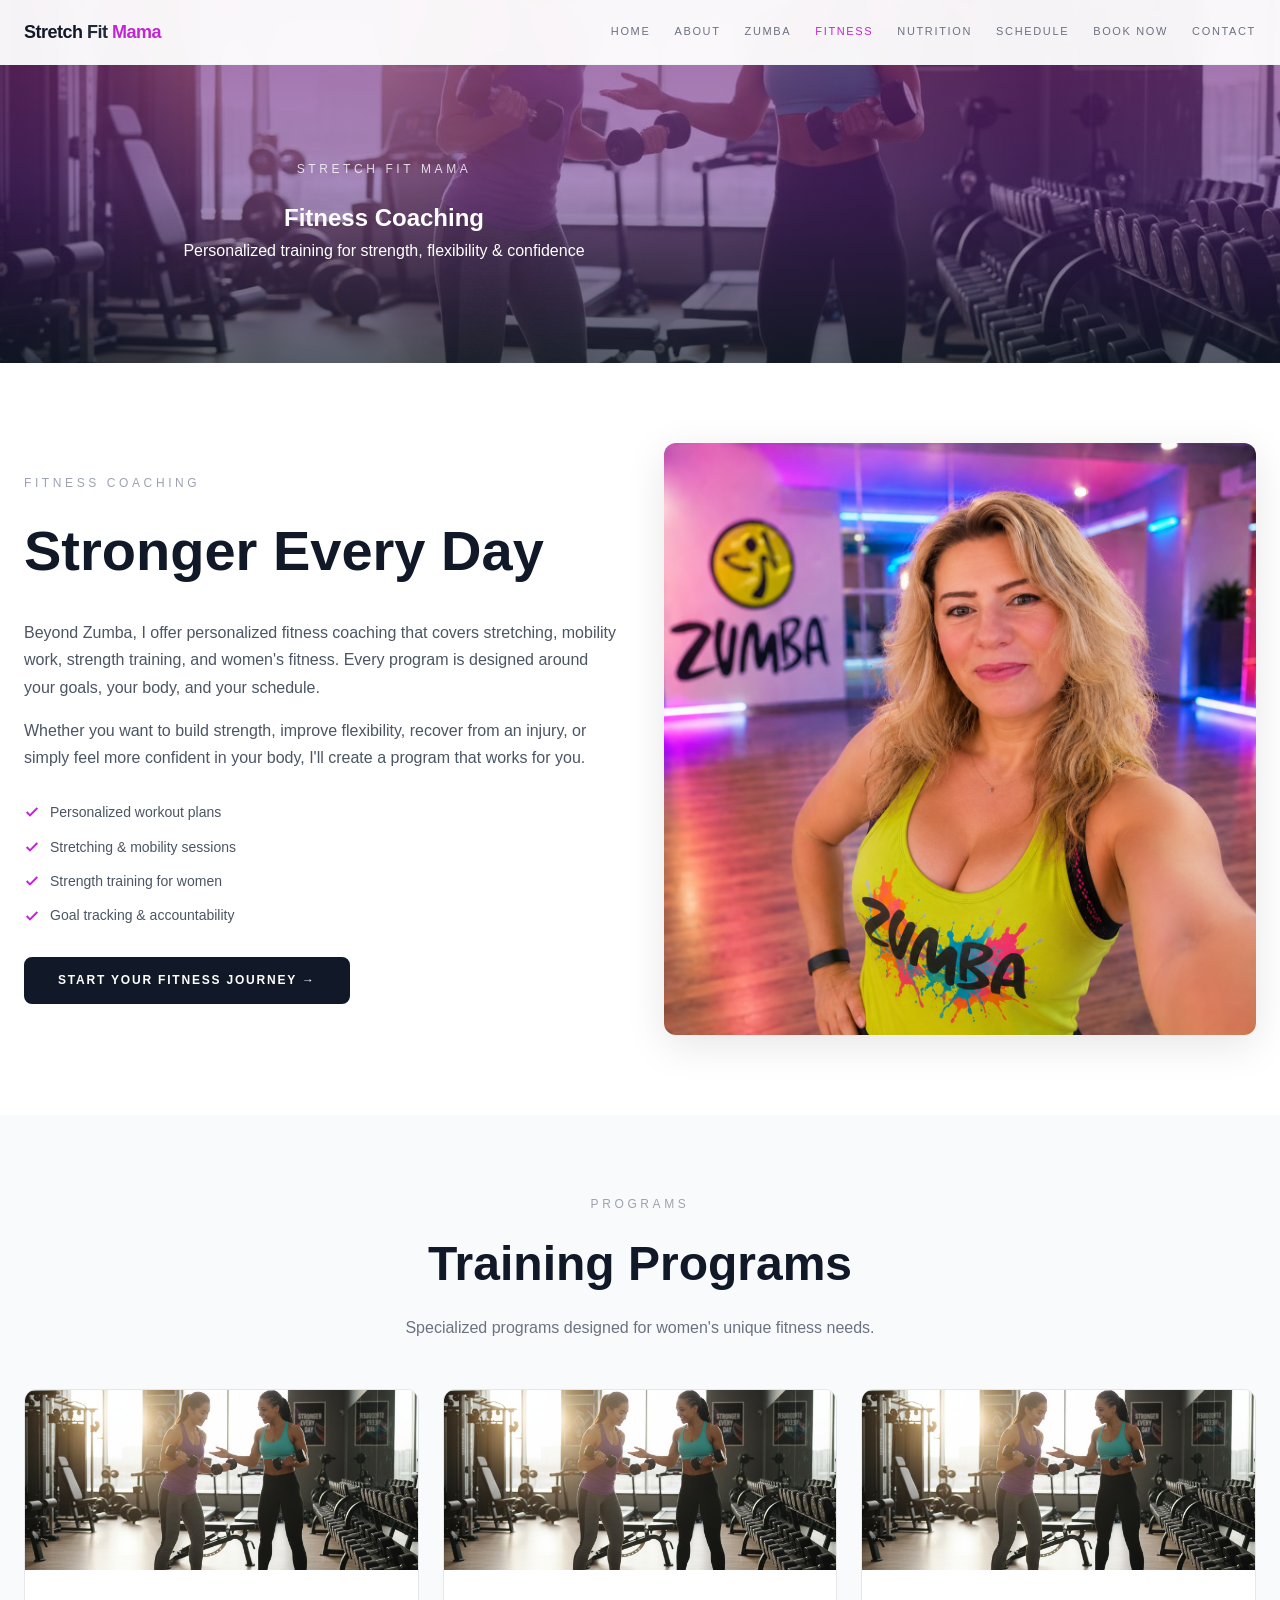
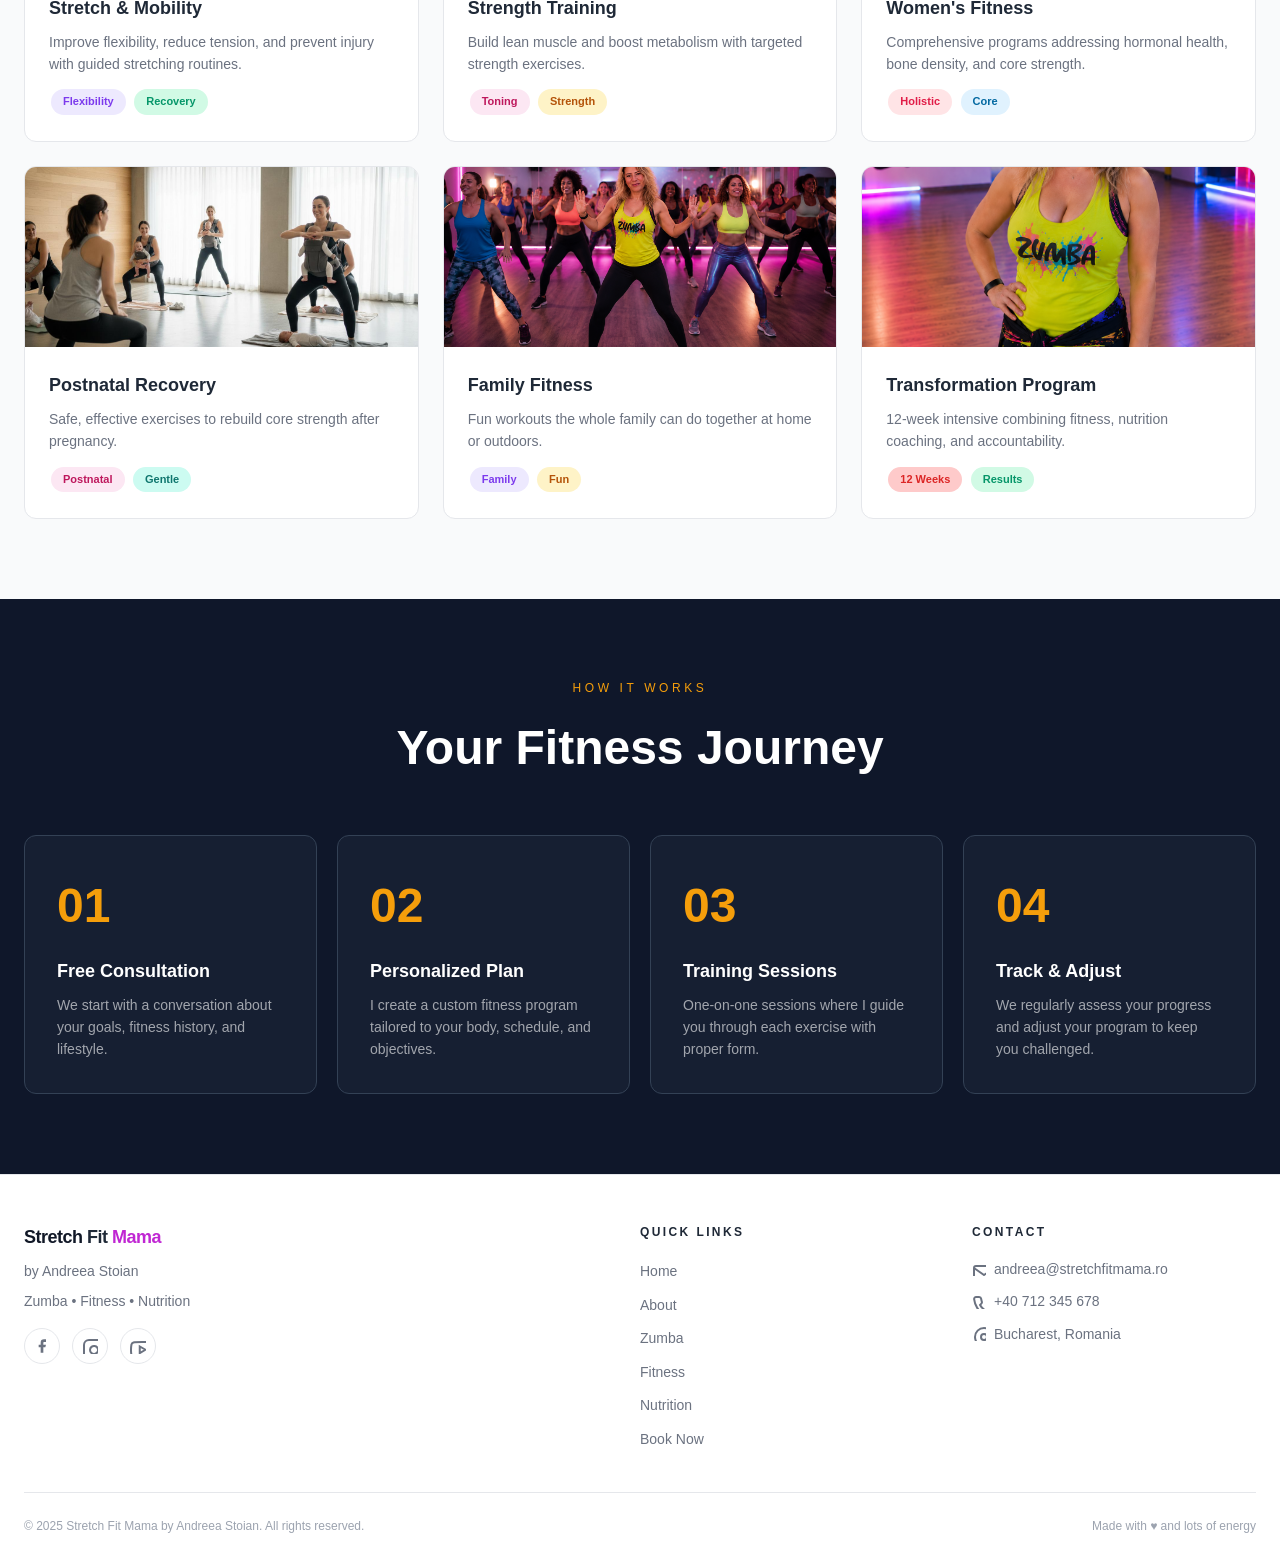
<file: fitness.html>
<!DOCTYPE html>
<html lang="en">
<head>
<meta charset="UTF-8">
<meta name="viewport" content="width=device-width, initial-scale=1.0">
<title>Fitness Coaching | Stretch Fit Mama</title>
<link rel="stylesheet" href="style.css">
</head>
<body>
<nav class="navbar"><div class="container"><a href="index.html" class="logo"><span class="gray">Stretch</span> Fit <span class="fuchsia">Mama</span></a><div class="nav-links" id="navLinks"><a href="index.html">Home</a><a href="about.html">About</a><a href="zumba.html">Zumba</a><a href="fitness.html" class="active">Fitness</a><a href="nutrition.html">Nutrition</a><a href="schedule.html">Schedule</a><a href="booking.html">Book Now</a><a href="contact.html">Contact</a></div><button class="mobile-toggle" onclick="document.getElementById('navLinks').classList.toggle('open')"><svg width="24" height="24" fill="none" stroke="currentColor" stroke-width="2"><line x1="3" y1="6" x2="21" y2="6"/><line x1="3" y1="12" x2="21" y2="12"/><line x1="3" y1="18" x2="21" y2="18"/></svg></button></div></nav><section class="hero-small">
<div class="hero-bg" style="background-image:url('fitness-real.jpg');"></div>
<div class="hero-overlay"></div>
<div class="hero-content"><p class="hero-label">Stretch Fit Mama</p><h1>Fitness Coaching</h1><p>Personalized training for strength, flexibility & confidence</p></div>
</section>
<section class="section bg-white">
<div class="container">
<div class="grid-2" style="align-items:center;">
<div>
<span class="section-label" style="text-align:left;">Fitness Coaching</span>
<h2 style="font-size:clamp(36px,5vw,56px);font-weight:800;margin-bottom:24px;">Stronger Every Day</h2>
<p style="color:#4b5563;line-height:1.7;margin-bottom:16px;">Beyond Zumba, I offer personalized fitness coaching that covers stretching, mobility work, strength training, and women's fitness. Every program is designed around your goals, your body, and your schedule.</p>
<p style="color:#4b5563;line-height:1.7;margin-bottom:24px;">Whether you want to build strength, improve flexibility, recover from an injury, or simply feel more confident in your body, I'll create a program that works for you.</p>
<ul style="margin-bottom:24px;">
<li style="display:flex;align-items:center;gap:10px;font-size:14px;color:#4b5563;padding:6px 0;"><svg width="16" height="16" viewBox="0 0 24 24" fill="none" stroke="#c026d3" stroke-width="3"><polyline points="20 6 9 17 4 12"/></svg> Personalized workout plans</li>
<li style="display:flex;align-items:center;gap:10px;font-size:14px;color:#4b5563;padding:6px 0;"><svg width="16" height="16" viewBox="0 0 24 24" fill="none" stroke="#c026d3" stroke-width="3"><polyline points="20 6 9 17 4 12"/></svg> Stretching & mobility sessions</li>
<li style="display:flex;align-items:center;gap:10px;font-size:14px;color:#4b5563;padding:6px 0;"><svg width="16" height="16" viewBox="0 0 24 24" fill="none" stroke="#c026d3" stroke-width="3"><polyline points="20 6 9 17 4 12"/></svg> Strength training for women</li>
<li style="display:flex;align-items:center;gap:10px;font-size:14px;color:#4b5563;padding:6px 0;"><svg width="16" height="16" viewBox="0 0 24 24" fill="none" stroke="#c026d3" stroke-width="3"><polyline points="20 6 9 17 4 12"/></svg> Goal tracking & accountability</li>
</ul>
<a href="booking.html" class="btn btn-dark">Start Your Fitness Journey &rarr;</a>
</div>
<div style="border-radius:12px;overflow:hidden;box-shadow:0 10px 40px rgba(0,0,0,0.1);"><img src="andreea-portrait-real.png" alt="Fitness" style="width:100%;"></div>
</div>
</div>
</section>

<section class="section bg-gray">
<div class="container">
<div class="section-header">
<span class="section-label">Programs</span>
<h2>Training Programs</h2>
<p style="color:#6b7280;margin-top:12px;">Specialized programs designed for women's unique fitness needs.</p>
</div>
<div class="grid-3">
<div class="card"><div class="card-img"><img src="fitness-real.jpg" alt="Stretch"></div><div class="card-body"><h3 style="font-size:18px;font-weight:700;margin-bottom:8px;">Stretch & Mobility</h3><p style="font-size:14px;color:#6b7280;margin-bottom:12px;">Improve flexibility, reduce tension, and prevent injury with guided stretching routines.</p><div><span class="tag" style="background:#ede9fe;color:#7c3aed;">Flexibility</span> <span class="tag" style="background:#d1fae5;color:#059669;">Recovery</span></div></div></div>
<div class="card"><div class="card-img"><img src="fitness-real.jpg" alt="Strength"></div><div class="card-body"><h3 style="font-size:18px;font-weight:700;margin-bottom:8px;">Strength Training</h3><p style="font-size:14px;color:#6b7280;margin-bottom:12px;">Build lean muscle and boost metabolism with targeted strength exercises.</p><div><span class="tag" style="background:#fce7f3;color:#be185d;">Toning</span> <span class="tag" style="background:#fef3c7;color:#b45309;">Strength</span></div></div></div>
<div class="card"><div class="card-img"><img src="fitness-real.jpg" alt="Women"></div><div class="card-body"><h3 style="font-size:18px;font-weight:700;margin-bottom:8px;">Women's Fitness</h3><p style="font-size:14px;color:#6b7280;margin-bottom:12px;">Comprehensive programs addressing hormonal health, bone density, and core strength.</p><div><span class="tag" style="background:#ffe4e6;color:#e11d48;">Holistic</span> <span class="tag" style="background:#e0f2fe;color:#0369a1;">Core</span></div></div></div>
<div class="card"><div class="card-img"><img src="stretch-fit-mama.jpg" alt="Postnatal"></div><div class="card-body"><h3 style="font-size:18px;font-weight:700;margin-bottom:8px;">Postnatal Recovery</h3><p style="font-size:14px;color:#6b7280;margin-bottom:12px;">Safe, effective exercises to rebuild core strength after pregnancy.</p><div><span class="tag" style="background:#fce7f3;color:#be185d;">Postnatal</span> <span class="tag" style="background:#ccfbf1;color:#0f766e;">Gentle</span></div></div></div>
<div class="card"><div class="card-img"><img src="zumba-class-real.png" alt="Family"></div><div class="card-body"><h3 style="font-size:18px;font-weight:700;margin-bottom:8px;">Family Fitness</h3><p style="font-size:14px;color:#6b7280;margin-bottom:12px;">Fun workouts the whole family can do together at home or outdoors.</p><div><span class="tag" style="background:#ede9fe;color:#7c3aed;">Family</span> <span class="tag" style="background:#fef3c7;color:#b45309;">Fun</span></div></div></div>
<div class="card"><div class="card-img"><img src="andreea-zumba-pose.png" alt="Transformation"></div><div class="card-body"><h3 style="font-size:18px;font-weight:700;margin-bottom:8px;">Transformation Program</h3><p style="font-size:14px;color:#6b7280;margin-bottom:12px;">12-week intensive combining fitness, nutrition coaching, and accountability.</p><div><span class="tag" style="background:#fecaca;color:#dc2626;">12 Weeks</span> <span class="tag" style="background:#d1fae5;color:#059669;">Results</span></div></div></div>
</div>
</div>
</section>

<section class="section bg-dark">
<div class="container">
<div class="section-header">
<span class="section-label" style="color:#f59e0b;">How It Works</span>
<h2 style="color:white;">Your Fitness Journey</h2>
</div>
<div class="grid-4">
<div class="step-card"><div class="number">01</div><h3>Free Consultation</h3><p>We start with a conversation about your goals, fitness history, and lifestyle.</p></div>
<div class="step-card"><div class="number">02</div><h3>Personalized Plan</h3><p>I create a custom fitness program tailored to your body, schedule, and objectives.</p></div>
<div class="step-card"><div class="number">03</div><h3>Training Sessions</h3><p>One-on-one sessions where I guide you through each exercise with proper form.</p></div>
<div class="step-card"><div class="number">04</div><h3>Track & Adjust</h3><p>We regularly assess your progress and adjust your program to keep you challenged.</p></div>
</div>
</div>
</section>

<footer class="footer">
<div class="footer-grid">
<div class="footer-brand">
<span class="logo"><span class="gray">Stretch</span> Fit <span class="fuchsia">Mama</span></span>
<p>by Andreea Stoian</p>
<p>Zumba &bull; Fitness &bull; Nutrition</p>
<div class="footer-social">
<a href="https://www.facebook.com/profile.php?id=100063931429522" target="_blank"><svg width="16" height="16" viewBox="0 0 24 24" fill="currentColor"><path d="M18 2h-3a5 5 0 0 0-5 5v3H7v4h3v8h4v-8h3l1-4h-4V7a1 1 0 0 1 1-1h3z"/></svg></a>
<a href="#"><svg width="16" height="16" fill="none" stroke="currentColor" stroke-width="2"><rect x="2" y="2" width="20" height="20" rx="5" ry="5"/><path d="M16 11.37A4 4 0 1 1 12.63 8 4 4 0 0 1 16 11.37z"/><line x1="17.5" y1="6.5" x2="17.51" y2="6.5"/></svg></a>
<a href="#"><svg width="16" height="16" fill="none" stroke="currentColor" stroke-width="2"><path d="M22.54 6.42a2.78 2.78 0 0 0-1.94-2C18.88 4 12 4 12 4s-6.88 0-8.6.46a2.78 2.78 0 0 0-1.94 2A29 29 0 0 0 1 11.75a29 29 0 0 0 .46 5.33A2.78 2.78 0 0 0 3.4 19.13C5.12 19.56 12 19.56 12 19.56s6.88 0 8.6-.46a2.78 2.78 0 0 0 1.94-2 29 29 0 0 0 .46-5.25 29 29 0 0 0-.46-5.43z"/><polygon points="9.75 15.02 15.5 11.75 9.75 8.48 9.75 15.02"/></svg></a>
</div>
</div>
<div>
<h4>Quick Links</h4>
<ul class="footer-links">
<li><a href="index.html">Home</a></li>
<li><a href="about.html">About</a></li>
<li><a href="zumba.html">Zumba</a></li>
<li><a href="fitness.html">Fitness</a></li>
<li><a href="nutrition.html">Nutrition</a></li>
<li><a href="booking.html">Book Now</a></li>
</ul>
</div>
<div>
<h4>Contact</h4>
<ul class="footer-contact">
<li><svg width="14" height="14" fill="none" stroke="currentColor" stroke-width="2"><path d="M4 4h16c1.1 0 2 .9 2 2v12c0 1.1-.9 2-2 2H4c-1.1 0-2-.9-2-2V6c0-1.1.9-2 2-2z"/><polyline points="22,6 12,13 2,6"/></svg> <a href="mailto:andreea@stretchfitmama.ro">andreea@stretchfitmama.ro</a></li>
<li><svg width="14" height="14" fill="none" stroke="currentColor" stroke-width="2"><path d="M22 16.92v3a2 2 0 0 1-2.18 2 19.79 19.79 0 0 1-8.63-3.07 19.5 19.5 0 0 1-6-6 19.79 19.79 0 0 1-3.07-8.67A2 2 0 0 1 4.11 2h3a2 2 0 0 1 2 1.72 12.84 12.84 0 0 0 .7 2.81 2 2 0 0 1-.45 2.11L8.09 9.91a16 16 0 0 0 6 6l1.27-1.27a2 2 0 0 1 2.11-.45 12.84 12.84 0 0 0 2.81.7A2 2 0 0 1 22 16.92z"/></svg> <a href="tel:+40712345678">+40 712 345 678</a></li>
<li><svg width="14" height="14" fill="none" stroke="currentColor" stroke-width="2"><path d="M21 10c0 7-9 13-9 13s-9-6-9-13a9 9 0 0 1 18 0z"/><circle cx="12" cy="10" r="3"/></svg> Bucharest, Romania</li>
</ul>
</div>
</div>
<div class="footer-bottom">
<p>&copy; 2025 Stretch Fit Mama by Andreea Stoian. All rights reserved.</p>
<p>Made with &hearts; and lots of energy</p>
</div>
</footer>
</body></html>
</file>
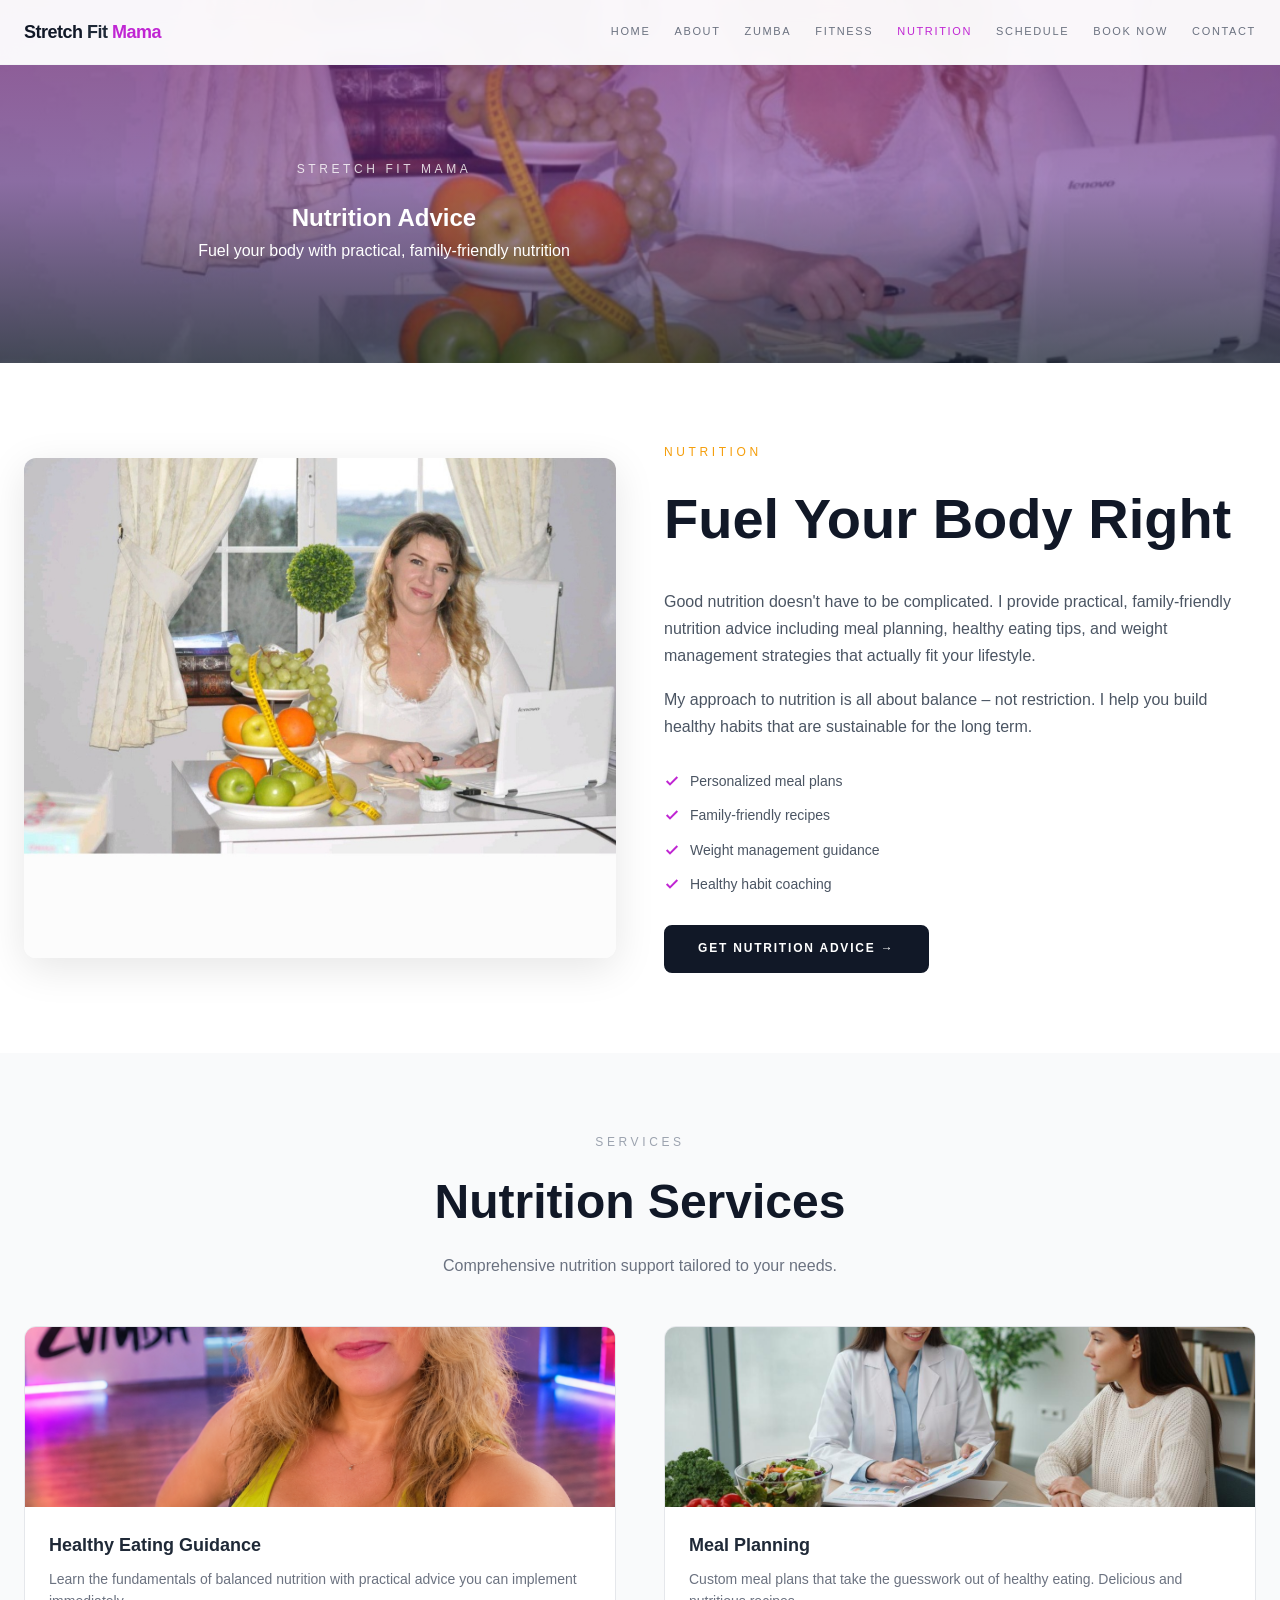
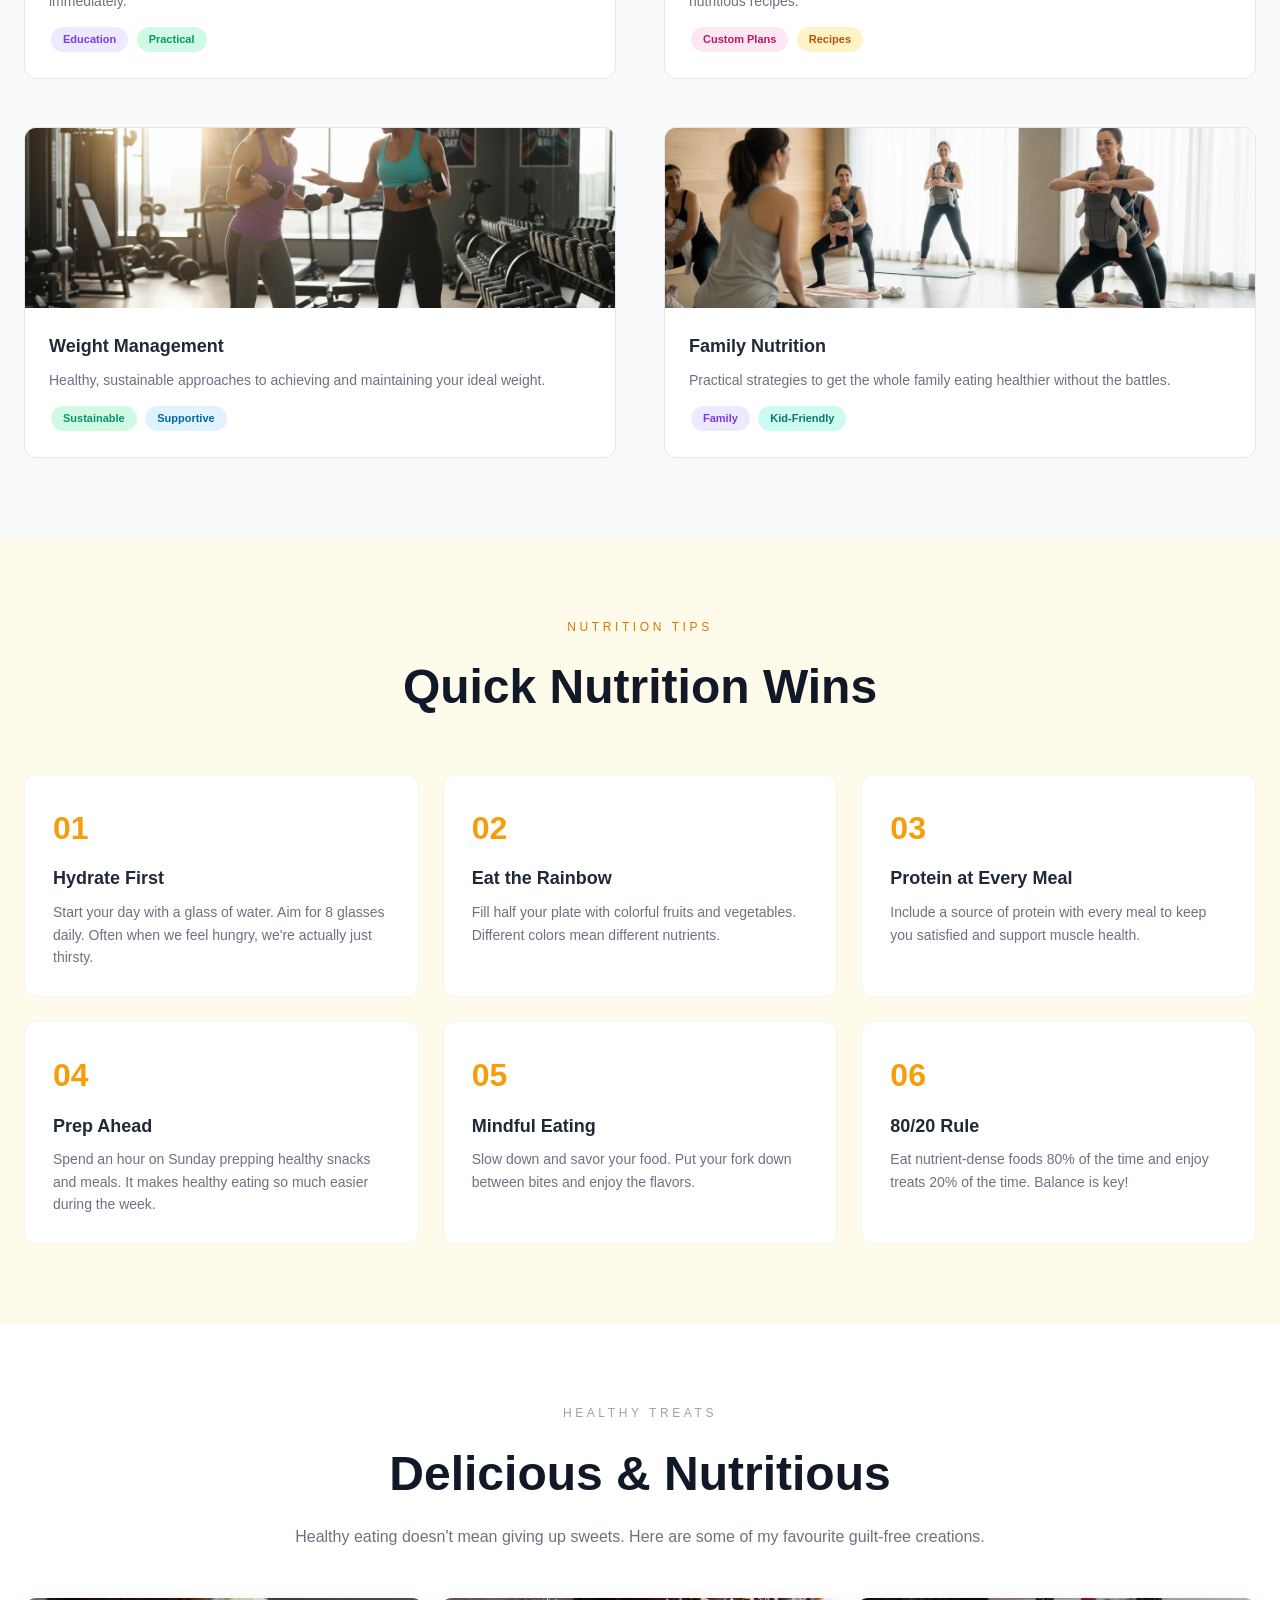
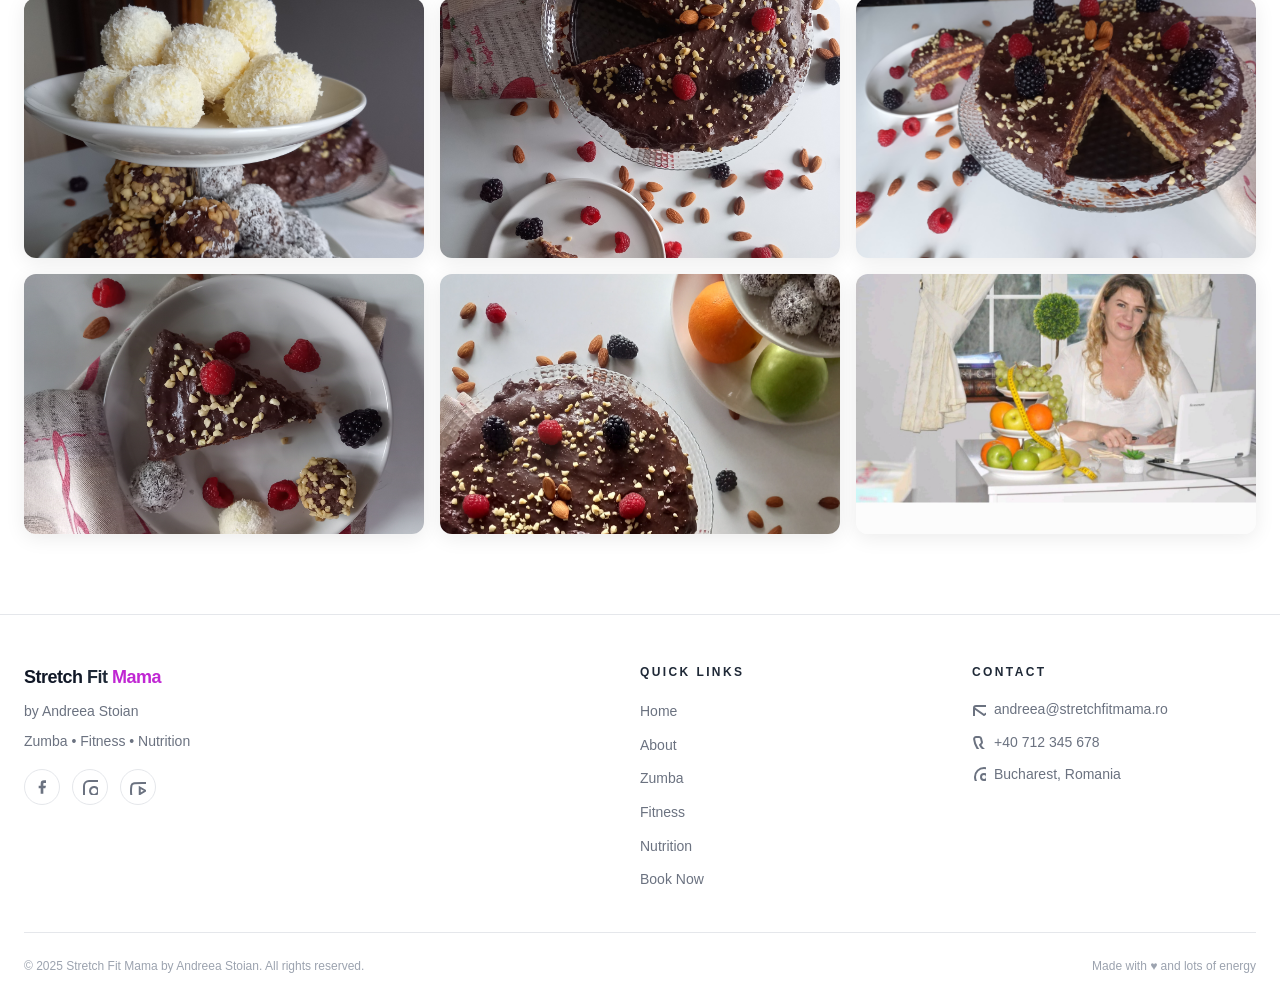
<file: nutrition.html>
<!DOCTYPE html>
<html lang="en">
<head>
<meta charset="UTF-8">
<meta name="viewport" content="width=device-width, initial-scale=1.0">
<title>Nutrition Advice | Stretch Fit Mama</title>
<link rel="stylesheet" href="style.css">
</head>
<body>
<nav class="navbar"><div class="container"><a href="index.html" class="logo"><span class="gray">Stretch</span> Fit <span class="fuchsia">Mama</span></a><div class="nav-links" id="navLinks"><a href="index.html">Home</a><a href="about.html">About</a><a href="zumba.html">Zumba</a><a href="fitness.html">Fitness</a><a href="nutrition.html" class="active">Nutrition</a><a href="schedule.html">Schedule</a><a href="booking.html">Book Now</a><a href="contact.html">Contact</a></div><button class="mobile-toggle" onclick="document.getElementById('navLinks').classList.toggle('open')"><svg width="24" height="24" fill="none" stroke="currentColor" stroke-width="2"><line x1="3" y1="6" x2="21" y2="6"/><line x1="3" y1="12" x2="21" y2="12"/><line x1="3" y1="18" x2="21" y2="18"/></svg></button></div></nav><section class="hero-small">
<div class="hero-bg" style="background-image:url('nutritie-andreea-birou.jpg');"></div>
<div class="hero-overlay"></div>
<div class="hero-content"><p class="hero-label">Stretch Fit Mama</p><h1>Nutrition Advice</h1><p>Fuel your body with practical, family-friendly nutrition</p></div>
</section>
<section class="section bg-white">
<div class="container">
<div class="grid-2" style="align-items:center;">
<div style="border-radius:12px;overflow:hidden;box-shadow:0 10px 40px rgba(0,0,0,0.1);"><img src="nutritie-andreea-birou.jpg" alt="Andreea Stoian - Nutrition Coach" style="width:100%;"></div>
<div>
<span class="section-label" style="text-align:left;color:#f59e0b;">Nutrition</span>
<h2 style="font-size:clamp(36px,5vw,56px);font-weight:800;margin-bottom:24px;">Fuel Your Body Right</h2>
<p style="color:#4b5563;line-height:1.7;margin-bottom:16px;">Good nutrition doesn't have to be complicated. I provide practical, family-friendly nutrition advice including meal planning, healthy eating tips, and weight management strategies that actually fit your lifestyle.</p>
<p style="color:#4b5563;line-height:1.7;margin-bottom:24px;">My approach to nutrition is all about balance – not restriction. I help you build healthy habits that are sustainable for the long term.</p>
<ul style="margin-bottom:24px;">
<li style="display:flex;align-items:center;gap:10px;font-size:14px;color:#4b5563;padding:6px 0;"><svg width="16" height="16" viewBox="0 0 24 24" fill="none" stroke="#c026d3" stroke-width="3"><polyline points="20 6 9 17 4 12"/></svg> Personalized meal plans</li>
<li style="display:flex;align-items:center;gap:10px;font-size:14px;color:#4b5563;padding:6px 0;"><svg width="16" height="16" viewBox="0 0 24 24" fill="none" stroke="#c026d3" stroke-width="3"><polyline points="20 6 9 17 4 12"/></svg> Family-friendly recipes</li>
<li style="display:flex;align-items:center;gap:10px;font-size:14px;color:#4b5563;padding:6px 0;"><svg width="16" height="16" viewBox="0 0 24 24" fill="none" stroke="#c026d3" stroke-width="3"><polyline points="20 6 9 17 4 12"/></svg> Weight management guidance</li>
<li style="display:flex;align-items:center;gap:10px;font-size:14px;color:#4b5563;padding:6px 0;"><svg width="16" height="16" viewBox="0 0 24 24" fill="none" stroke="#c026d3" stroke-width="3"><polyline points="20 6 9 17 4 12"/></svg> Healthy habit coaching</li>
</ul>
<a href="booking.html" class="btn btn-dark">Get Nutrition Advice &rarr;</a>
</div>
</div>
</div>
</section>

<section class="section bg-gray">
<div class="container">
<div class="section-header">
<span class="section-label">Services</span>
<h2>Nutrition Services</h2>
<p style="color:#6b7280;margin-top:12px;">Comprehensive nutrition support tailored to your needs.</p>
</div>
<div class="grid-2">
<div class="card"><div class="card-img"><img src="andreea-portrait-real.png" alt="Healthy Eating"></div><div class="card-body"><h3 style="font-size:18px;font-weight:700;margin-bottom:8px;">Healthy Eating Guidance</h3><p style="font-size:14px;color:#6b7280;margin-bottom:12px;">Learn the fundamentals of balanced nutrition with practical advice you can implement immediately.</p><div><span class="tag" style="background:#ede9fe;color:#7c3aed;">Education</span> <span class="tag" style="background:#d1fae5;color:#059669;">Practical</span></div></div></div>
<div class="card"><div class="card-img"><img src="nutrition-real.jpg" alt="Meal Planning"></div><div class="card-body"><h3 style="font-size:18px;font-weight:700;margin-bottom:8px;">Meal Planning</h3><p style="font-size:14px;color:#6b7280;margin-bottom:12px;">Custom meal plans that take the guesswork out of healthy eating. Delicious and nutritious recipes.</p><div><span class="tag" style="background:#fce7f3;color:#be185d;">Custom Plans</span> <span class="tag" style="background:#fef3c7;color:#b45309;">Recipes</span></div></div></div>
<div class="card"><div class="card-img"><img src="fitness-real.jpg" alt="Weight Management"></div><div class="card-body"><h3 style="font-size:18px;font-weight:700;margin-bottom:8px;">Weight Management</h3><p style="font-size:14px;color:#6b7280;margin-bottom:12px;">Healthy, sustainable approaches to achieving and maintaining your ideal weight.</p><div><span class="tag" style="background:#d1fae5;color:#059669;">Sustainable</span> <span class="tag" style="background:#e0f2fe;color:#0369a1;">Supportive</span></div></div></div>
<div class="card"><div class="card-img"><img src="stretch-fit-mama.jpg" alt="Family Nutrition"></div><div class="card-body"><h3 style="font-size:18px;font-weight:700;margin-bottom:8px;">Family Nutrition</h3><p style="font-size:14px;color:#6b7280;margin-bottom:12px;">Practical strategies to get the whole family eating healthier without the battles.</p><div><span class="tag" style="background:#ede9fe;color:#7c3aed;">Family</span> <span class="tag" style="background:#ccfbf1;color:#0f766e;">Kid-Friendly</span></div></div></div>
</div>
</div>
</section>

<section class="section bg-amber">
<div class="container">
<div class="section-header">
<span class="section-label" style="color:#d97706;">Nutrition Tips</span>
<h2>Quick Nutrition Wins</h2>
</div>
<div class="grid-3">
<div class="tip-card"><div class="number">01</div><h3>Hydrate First</h3><p>Start your day with a glass of water. Aim for 8 glasses daily. Often when we feel hungry, we're actually just thirsty.</p></div>
<div class="tip-card"><div class="number">02</div><h3>Eat the Rainbow</h3><p>Fill half your plate with colorful fruits and vegetables. Different colors mean different nutrients.</p></div>
<div class="tip-card"><div class="number">03</div><h3>Protein at Every Meal</h3><p>Include a source of protein with every meal to keep you satisfied and support muscle health.</p></div>
<div class="tip-card"><div class="number">04</div><h3>Prep Ahead</h3><p>Spend an hour on Sunday prepping healthy snacks and meals. It makes healthy eating so much easier during the week.</p></div>
<div class="tip-card"><div class="number">05</div><h3>Mindful Eating</h3><p>Slow down and savor your food. Put your fork down between bites and enjoy the flavors.</p></div>
<div class="tip-card"><div class="number">06</div><h3>80/20 Rule</h3><p>Eat nutrient-dense foods 80% of the time and enjoy treats 20% of the time. Balance is key!</p></div>
</div>
</div>
</section>

<section class="section bg-white">
<div class="container">
<div class="section-header">
<span class="section-label">Healthy Treats</span>
<h2>Delicious & Nutritious</h2>
<p style="color:#6b7280;margin-top:12px;">Healthy eating doesn't mean giving up sweets. Here are some of my favourite guilt-free creations.</p>
</div>
<div style="display:grid;grid-template-columns:repeat(3,1fr);gap:16px;">
<div style="border-radius:12px;overflow:hidden;box-shadow:0 4px 20px rgba(0,0,0,0.08);"><img src="nutritie-bomboane-cocos.jpg" alt="Coconut Bliss Balls" style="width:100%;height:260px;object-fit:cover;"></div>
<div style="border-radius:12px;overflow:hidden;box-shadow:0 4px 20px rgba(0,0,0,0.08);"><img src="nutritie-tort-fructe.jpg" alt="Chocolate Berry Cake" style="width:100%;height:260px;object-fit:cover;"></div>
<div style="border-radius:12px;overflow:hidden;box-shadow:0 4px 20px rgba(0,0,0,0.08);"><img src="nutritie-tort-taiat.jpg" alt="Layered Chocolate Cake" style="width:100%;height:260px;object-fit:cover;"></div>
<div style="border-radius:12px;overflow:hidden;box-shadow:0 4px 20px rgba(0,0,0,0.08);"><img src="nutritie-felie-tort.jpg" alt="Cake Slice with Bliss Balls" style="width:100%;height:260px;object-fit:cover;"></div>
<div style="border-radius:12px;overflow:hidden;box-shadow:0 4px 20px rgba(0,0,0,0.08);"><img src="nutritie-tort-aperitiv.jpg" alt="Cake with Fruit" style="width:100%;height:260px;object-fit:cover;"></div>
<div style="border-radius:12px;overflow:hidden;box-shadow:0 4px 20px rgba(0,0,0,0.08);"><img src="nutritie-andreea-birou.jpg" alt="Andreea at Work" style="width:100%;height:260px;object-fit:cover;"></div>
</div>
</div>
</section>

<footer class="footer">
<div class="footer-grid">
<div class="footer-brand">
<span class="logo"><span class="gray">Stretch</span> Fit <span class="fuchsia">Mama</span></span>
<p>by Andreea Stoian</p>
<p>Zumba &bull; Fitness &bull; Nutrition</p>
<div class="footer-social">
<a href="https://www.facebook.com/profile.php?id=100063931429522" target="_blank"><svg width="16" height="16" viewBox="0 0 24 24" fill="currentColor"><path d="M18 2h-3a5 5 0 0 0-5 5v3H7v4h3v8h4v-8h3l1-4h-4V7a1 1 0 0 1 1-1h3z"/></svg></a>
<a href="#"><svg width="16" height="16" fill="none" stroke="currentColor" stroke-width="2"><rect x="2" y="2" width="20" height="20" rx="5" ry="5"/><path d="M16 11.37A4 4 0 1 1 12.63 8 4 4 0 0 1 16 11.37z"/><line x1="17.5" y1="6.5" x2="17.51" y2="6.5"/></svg></a>
<a href="#"><svg width="16" height="16" fill="none" stroke="currentColor" stroke-width="2"><path d="M22.54 6.42a2.78 2.78 0 0 0-1.94-2C18.88 4 12 4 12 4s-6.88 0-8.6.46a2.78 2.78 0 0 0-1.94 2A29 29 0 0 0 1 11.75a29 29 0 0 0 .46 5.33A2.78 2.78 0 0 0 3.4 19.13C5.12 19.56 12 19.56 12 19.56s6.88 0 8.6-.46a2.78 2.78 0 0 0 1.94-2 29 29 0 0 0 .46-5.25 29 29 0 0 0-.46-5.43z"/><polygon points="9.75 15.02 15.5 11.75 9.75 8.48 9.75 15.02"/></svg></a>
</div>
</div>
<div>
<h4>Quick Links</h4>
<ul class="footer-links">
<li><a href="index.html">Home</a></li>
<li><a href="about.html">About</a></li>
<li><a href="zumba.html">Zumba</a></li>
<li><a href="fitness.html">Fitness</a></li>
<li><a href="nutrition.html">Nutrition</a></li>
<li><a href="booking.html">Book Now</a></li>
</ul>
</div>
<div>
<h4>Contact</h4>
<ul class="footer-contact">
<li><svg width="14" height="14" fill="none" stroke="currentColor" stroke-width="2"><path d="M4 4h16c1.1 0 2 .9 2 2v12c0 1.1-.9 2-2 2H4c-1.1 0-2-.9-2-2V6c0-1.1.9-2 2-2z"/><polyline points="22,6 12,13 2,6"/></svg> <a href="mailto:andreea@stretchfitmama.ro">andreea@stretchfitmama.ro</a></li>
<li><svg width="14" height="14" fill="none" stroke="currentColor" stroke-width="2"><path d="M22 16.92v3a2 2 0 0 1-2.18 2 19.79 19.79 0 0 1-8.63-3.07 19.5 19.5 0 0 1-6-6 19.79 19.79 0 0 1-3.07-8.67A2 2 0 0 1 4.11 2h3a2 2 0 0 1 2 1.72 12.84 12.84 0 0 0 .7 2.81 2 2 0 0 1-.45 2.11L8.09 9.91a16 16 0 0 0 6 6l1.27-1.27a2 2 0 0 1 2.11-.45 12.84 12.84 0 0 0 2.81.7A2 2 0 0 1 22 16.92z"/></svg> <a href="tel:+40712345678">+40 712 345 678</a></li>
<li><svg width="14" height="14" fill="none" stroke="currentColor" stroke-width="2"><path d="M21 10c0 7-9 13-9 13s-9-6-9-13a9 9 0 0 1 18 0z"/><circle cx="12" cy="10" r="3"/></svg> Bucharest, Romania</li>
</ul>
</div>
</div>
<div class="footer-bottom">
<p>&copy; 2025 Stretch Fit Mama by Andreea Stoian. All rights reserved.</p>
<p>Made with &hearts; and lots of energy</p>
</div>
</footer>
</body></html>
</file>
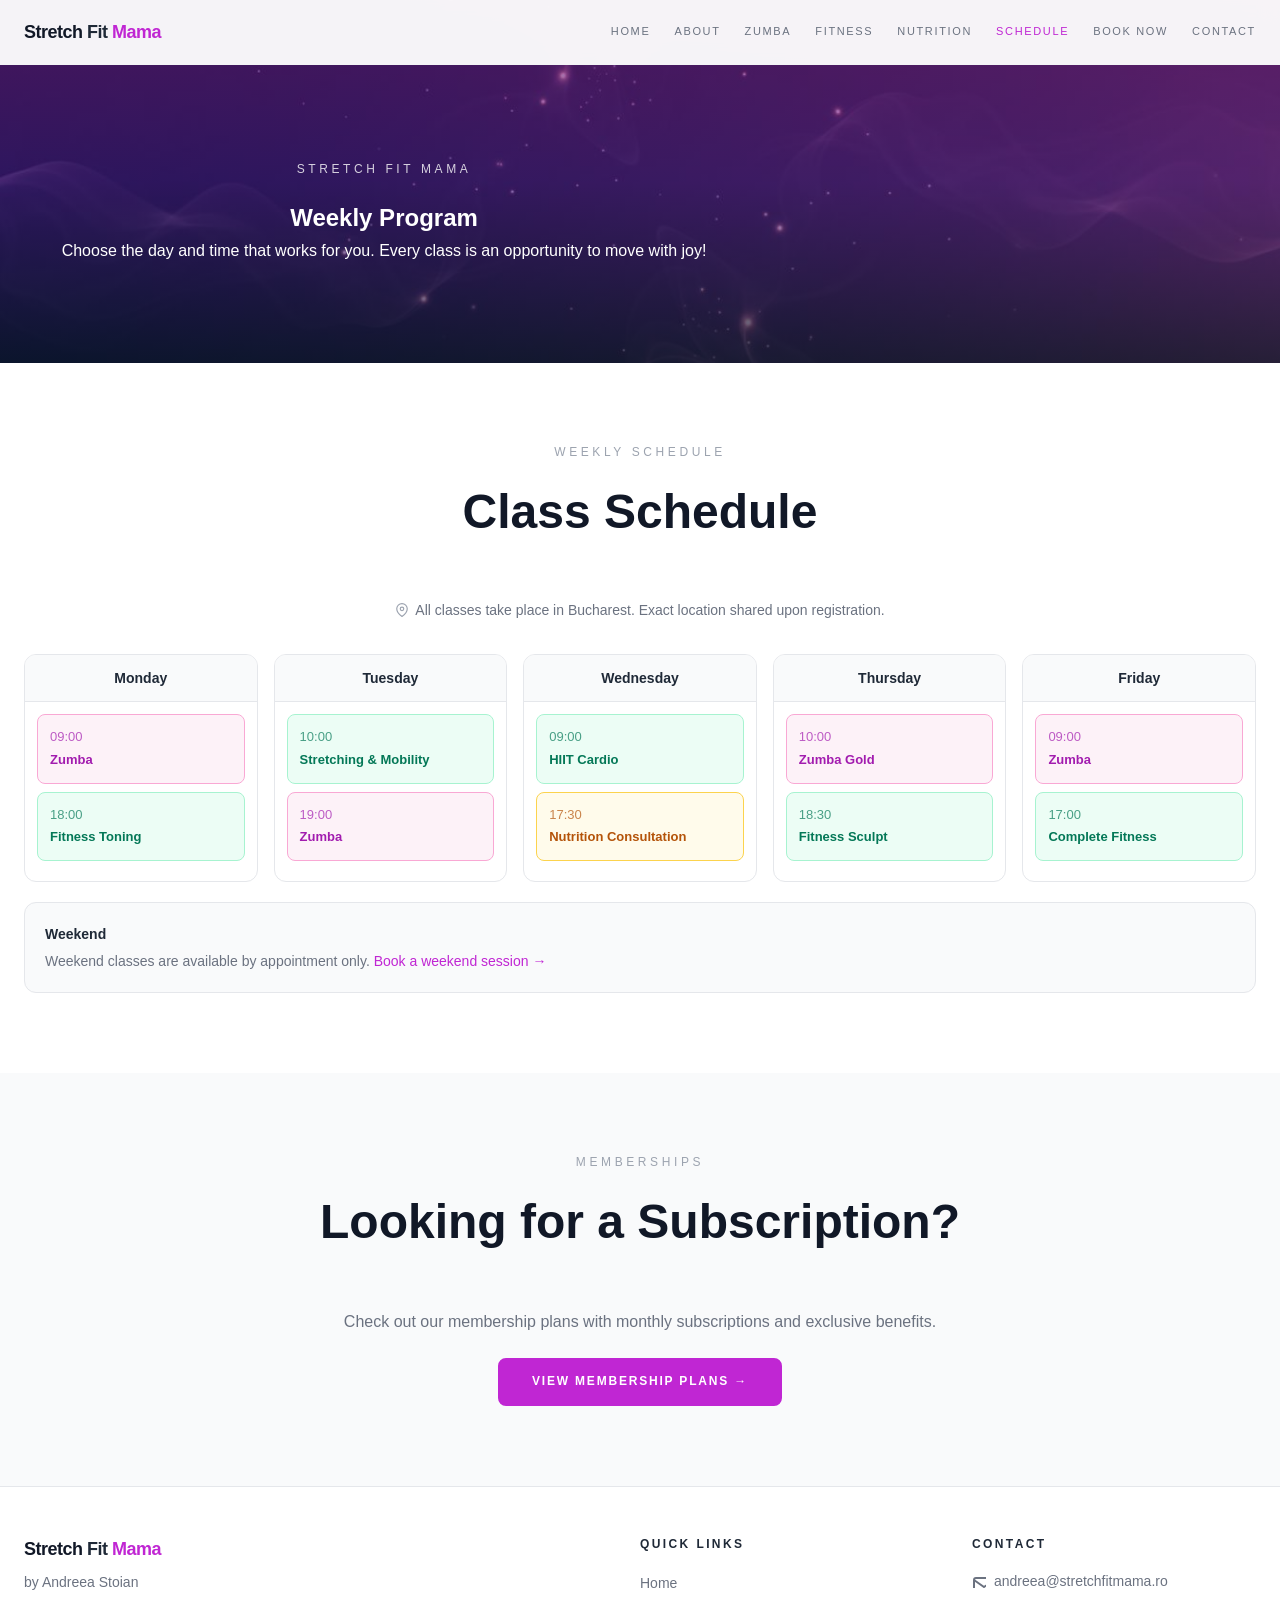
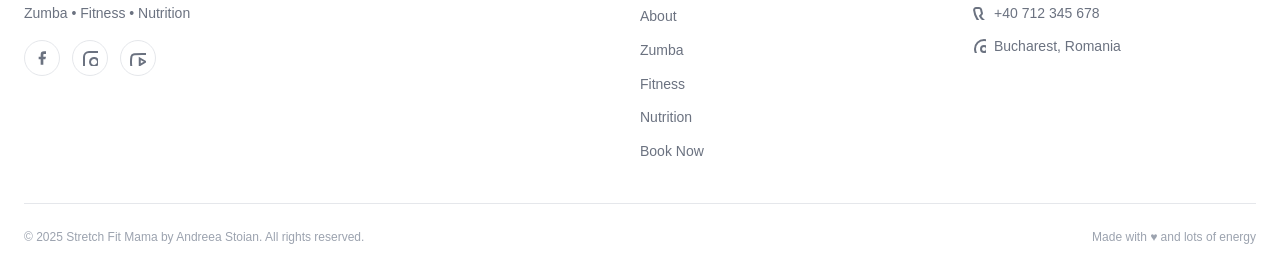
<file: schedule.html>
<!DOCTYPE html>
<html lang="en">
<head>
<meta charset="UTF-8">
<meta name="viewport" content="width=device-width, initial-scale=1.0">
<title>Schedule | Stretch Fit Mama</title>
<link rel="stylesheet" href="style.css">
</head>
<body>
<nav class="navbar"><div class="container"><a href="index.html" class="logo"><span class="gray">Stretch</span> Fit <span class="fuchsia">Mama</span></a><div class="nav-links" id="navLinks"><a href="index.html">Home</a><a href="about.html">About</a><a href="zumba.html">Zumba</a><a href="fitness.html">Fitness</a><a href="nutrition.html">Nutrition</a><a href="schedule.html" class="active">Schedule</a><a href="booking.html">Book Now</a><a href="contact.html">Contact</a></div><button class="mobile-toggle" onclick="document.getElementById('navLinks').classList.toggle('open')"><svg width="24" height="24" fill="none" stroke="currentColor" stroke-width="2"><line x1="3" y1="6" x2="21" y2="6"/><line x1="3" y1="12" x2="21" y2="12"/><line x1="3" y1="18" x2="21" y2="18"/></svg></button></div></nav><section class="hero-small">
<div class="hero-bg" style="background-image:url('hero-bg.jpg');"></div>
<div class="hero-overlay"></div>
<div class="hero-content"><p class="hero-label">Stretch Fit Mama</p><h1>Weekly Program</h1><p>Choose the day and time that works for you. Every class is an opportunity to move with joy!</p></div>
</section>
<section class="section bg-white">
<div class="container">
<div class="section-header">
<span class="section-label">Weekly Schedule</span>
<h2>Class Schedule</h2>
</div>
<div style="display:flex;align-items:center;justify-content:center;margin-bottom:32px;gap:6px;">
<svg width="14" height="14" viewBox="0 0 24 24" fill="none" stroke="#9ca3af" stroke-width="2"><path d="M21 10c0 7-9 13-9 13s-9-6-9-13a9 9 0 0 1 18 0z"/><circle cx="12" cy="10" r="3"/></svg>
<span style="font-size:14px;color:#6b7280;">All classes take place in Bucharest. Exact location shared upon registration.</span>
</div>
<div style="display:grid;grid-template-columns:repeat(5,1fr);gap:16px;">
<div class="schedule-day"><div class="schedule-day-header">Monday</div><div class="schedule-day-body"><div class="schedule-item" style="background:#fdf2f8;border-color:#f9a8d4;color:#a21caf;"><div class="time">09:00</div><div class="class-name">Zumba</div></div><div class="schedule-item" style="background:#ecfdf5;border-color:#a7f3d0;color:#047857;"><div class="time">18:00</div><div class="class-name">Fitness Toning</div></div></div></div><div class="schedule-day"><div class="schedule-day-header">Tuesday</div><div class="schedule-day-body"><div class="schedule-item" style="background:#ecfdf5;border-color:#a7f3d0;color:#047857;"><div class="time">10:00</div><div class="class-name">Stretching & Mobility</div></div><div class="schedule-item" style="background:#fdf2f8;border-color:#f9a8d4;color:#a21caf;"><div class="time">19:00</div><div class="class-name">Zumba</div></div></div></div><div class="schedule-day"><div class="schedule-day-header">Wednesday</div><div class="schedule-day-body"><div class="schedule-item" style="background:#ecfdf5;border-color:#a7f3d0;color:#047857;"><div class="time">09:00</div><div class="class-name">HIIT Cardio</div></div><div class="schedule-item" style="background:#fffbeb;border-color:#fcd34d;color:#b45309;"><div class="time">17:30</div><div class="class-name">Nutrition Consultation</div></div></div></div><div class="schedule-day"><div class="schedule-day-header">Thursday</div><div class="schedule-day-body"><div class="schedule-item" style="background:#fdf2f8;border-color:#f9a8d4;color:#a21caf;"><div class="time">10:00</div><div class="class-name">Zumba Gold</div></div><div class="schedule-item" style="background:#ecfdf5;border-color:#a7f3d0;color:#047857;"><div class="time">18:30</div><div class="class-name">Fitness Sculpt</div></div></div></div><div class="schedule-day"><div class="schedule-day-header">Friday</div><div class="schedule-day-body"><div class="schedule-item" style="background:#fdf2f8;border-color:#f9a8d4;color:#a21caf;"><div class="time">09:00</div><div class="class-name">Zumba</div></div><div class="schedule-item" style="background:#ecfdf5;border-color:#a7f3d0;color:#047857;"><div class="time">17:00</div><div class="class-name">Complete Fitness</div></div></div></div>
</div>
<div style="margin-top:20px;border:1px solid #e5e7eb;border-radius:12px;padding:20px;background:#f9fafb;">
<h3 style="font-size:14px;font-weight:700;margin-bottom:4px;">Weekend</h3>
<p style="font-size:14px;color:#6b7280;">Weekend classes are available by appointment only. <a href="booking.html" style="color:#c026d3;">Book a weekend session &rarr;</a></p>
</div>
</div>
</section>

<section class="section bg-gray">
<div class="container" style="text-align:center;">
<div class="section-header">
<span class="section-label">Memberships</span>
<h2>Looking for a Subscription?</h2>
</div>
<p style="color:#6b7280;margin-bottom:24px;">Check out our membership plans with monthly subscriptions and exclusive benefits.</p>
<a href="booking.html" class="btn btn-primary" style="display:inline-block;">View Membership Plans &rarr;</a>
</div>
</section>

<footer class="footer">
<div class="footer-grid">
<div class="footer-brand">
<span class="logo"><span class="gray">Stretch</span> Fit <span class="fuchsia">Mama</span></span>
<p>by Andreea Stoian</p>
<p>Zumba &bull; Fitness &bull; Nutrition</p>
<div class="footer-social">
<a href="https://www.facebook.com/profile.php?id=100063931429522" target="_blank"><svg width="16" height="16" viewBox="0 0 24 24" fill="currentColor"><path d="M18 2h-3a5 5 0 0 0-5 5v3H7v4h3v8h4v-8h3l1-4h-4V7a1 1 0 0 1 1-1h3z"/></svg></a>
<a href="#"><svg width="16" height="16" fill="none" stroke="currentColor" stroke-width="2"><rect x="2" y="2" width="20" height="20" rx="5" ry="5"/><path d="M16 11.37A4 4 0 1 1 12.63 8 4 4 0 0 1 16 11.37z"/><line x1="17.5" y1="6.5" x2="17.51" y2="6.5"/></svg></a>
<a href="#"><svg width="16" height="16" fill="none" stroke="currentColor" stroke-width="2"><path d="M22.54 6.42a2.78 2.78 0 0 0-1.94-2C18.88 4 12 4 12 4s-6.88 0-8.6.46a2.78 2.78 0 0 0-1.94 2A29 29 0 0 0 1 11.75a29 29 0 0 0 .46 5.33A2.78 2.78 0 0 0 3.4 19.13C5.12 19.56 12 19.56 12 19.56s6.88 0 8.6-.46a2.78 2.78 0 0 0 1.94-2 29 29 0 0 0 .46-5.25 29 29 0 0 0-.46-5.43z"/><polygon points="9.75 15.02 15.5 11.75 9.75 8.48 9.75 15.02"/></svg></a>
</div>
</div>
<div>
<h4>Quick Links</h4>
<ul class="footer-links">
<li><a href="index.html">Home</a></li>
<li><a href="about.html">About</a></li>
<li><a href="zumba.html">Zumba</a></li>
<li><a href="fitness.html">Fitness</a></li>
<li><a href="nutrition.html">Nutrition</a></li>
<li><a href="booking.html">Book Now</a></li>
</ul>
</div>
<div>
<h4>Contact</h4>
<ul class="footer-contact">
<li><svg width="14" height="14" fill="none" stroke="currentColor" stroke-width="2"><path d="M4 4h16c1.1 0 2 .9 2 2v12c0 1.1-.9 2-2 2H4c-1.1 0-2-.9-2-2V6c0-1.1.9-2 2-2z"/><polyline points="22,6 12,13 2,6"/></svg> <a href="mailto:andreea@stretchfitmama.ro">andreea@stretchfitmama.ro</a></li>
<li><svg width="14" height="14" fill="none" stroke="currentColor" stroke-width="2"><path d="M22 16.92v3a2 2 0 0 1-2.18 2 19.79 19.79 0 0 1-8.63-3.07 19.5 19.5 0 0 1-6-6 19.79 19.79 0 0 1-3.07-8.67A2 2 0 0 1 4.11 2h3a2 2 0 0 1 2 1.72 12.84 12.84 0 0 0 .7 2.81 2 2 0 0 1-.45 2.11L8.09 9.91a16 16 0 0 0 6 6l1.27-1.27a2 2 0 0 1 2.11-.45 12.84 12.84 0 0 0 2.81.7A2 2 0 0 1 22 16.92z"/></svg> <a href="tel:+40712345678">+40 712 345 678</a></li>
<li><svg width="14" height="14" fill="none" stroke="currentColor" stroke-width="2"><path d="M21 10c0 7-9 13-9 13s-9-6-9-13a9 9 0 0 1 18 0z"/><circle cx="12" cy="10" r="3"/></svg> Bucharest, Romania</li>
</ul>
</div>
</div>
<div class="footer-bottom">
<p>&copy; 2025 Stretch Fit Mama by Andreea Stoian. All rights reserved.</p>
<p>Made with &hearts; and lots of energy</p>
</div>
</footer>
</body></html>
</file>
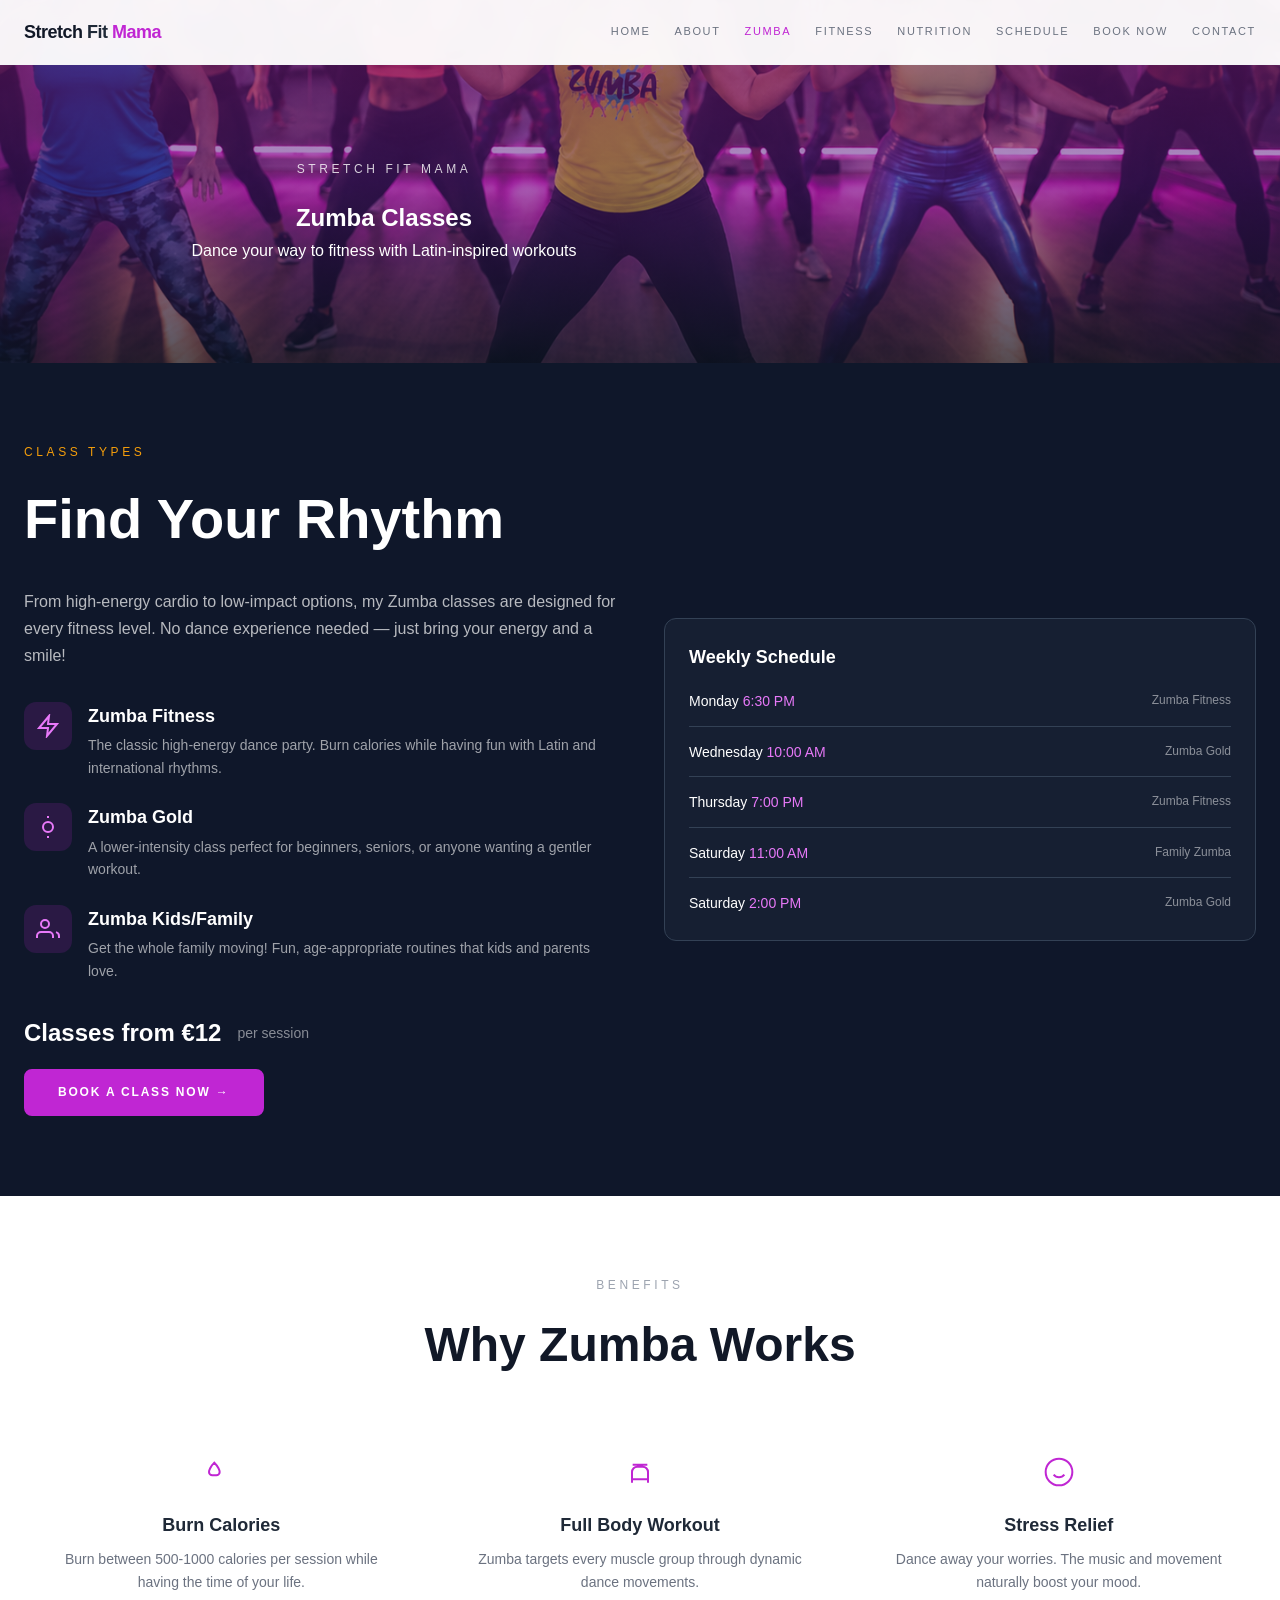
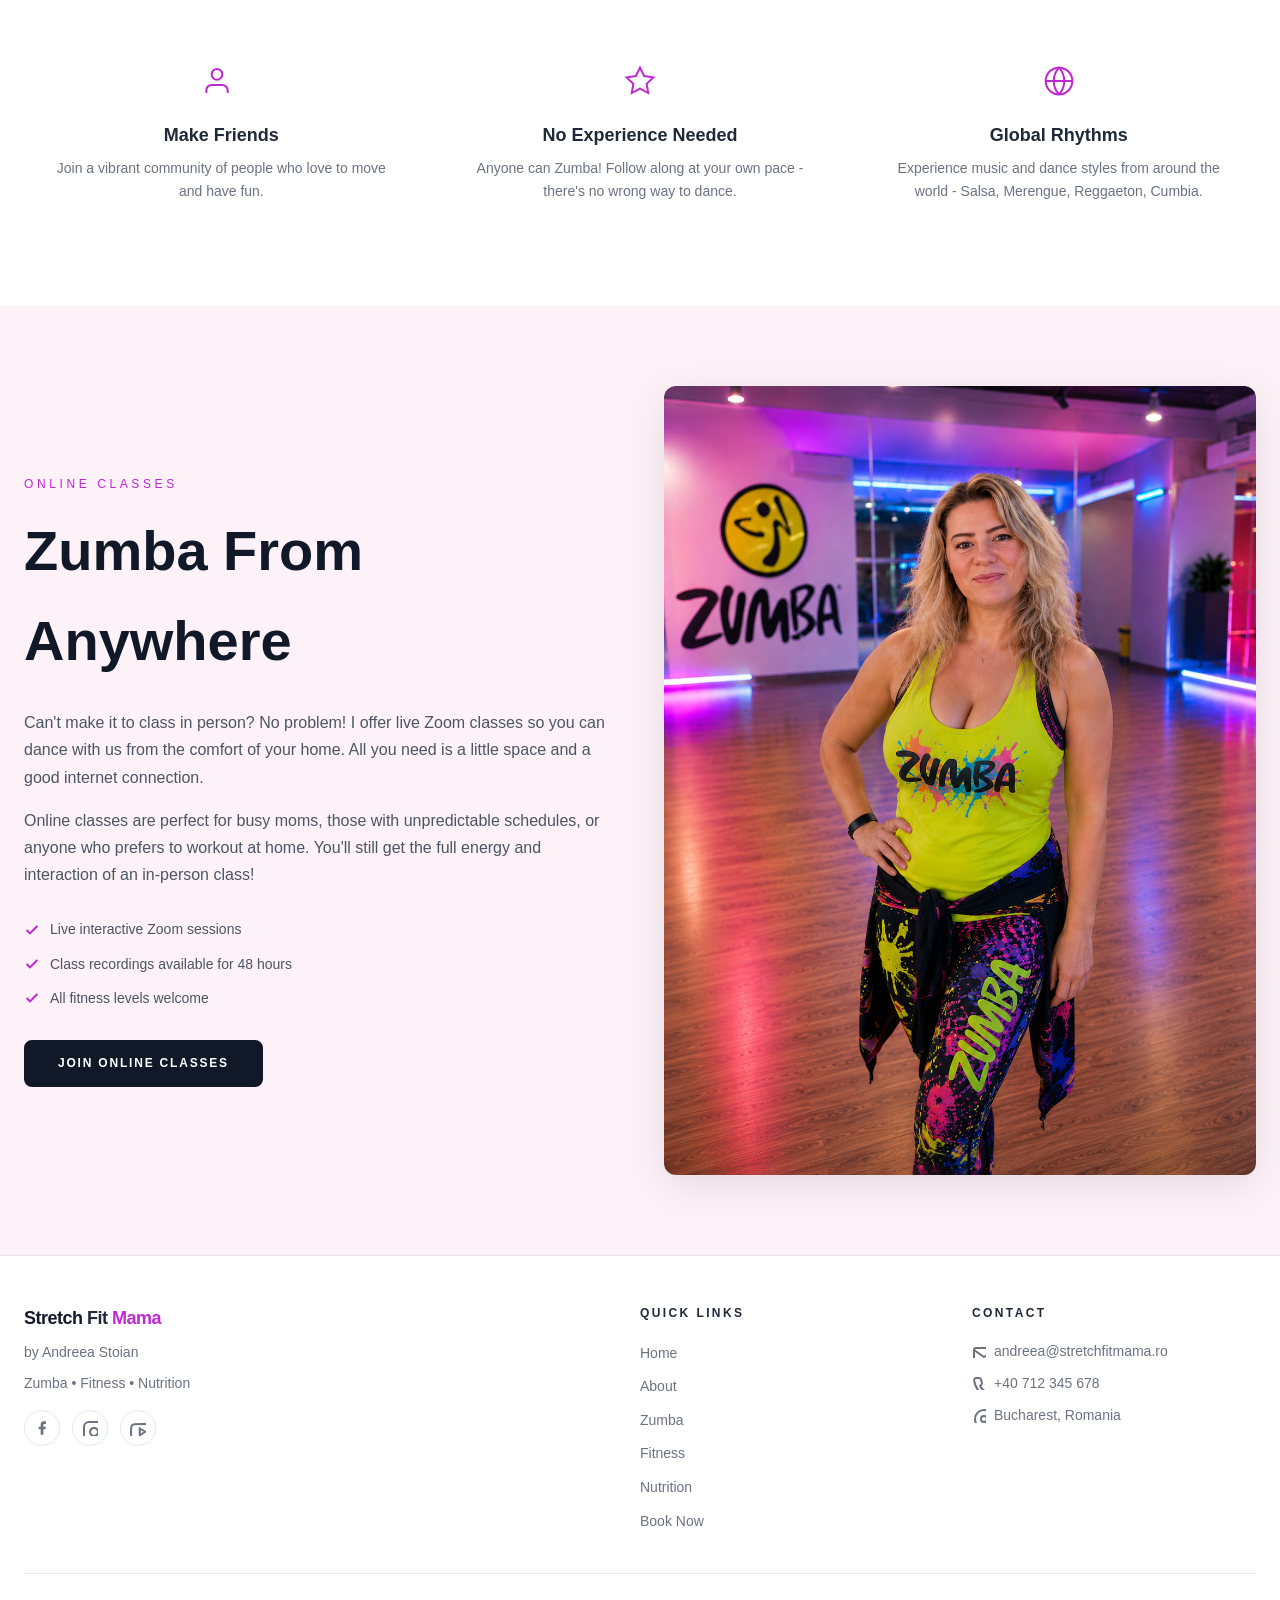
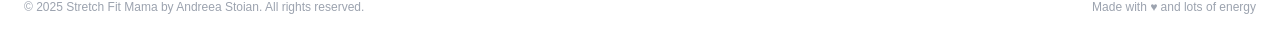
<file: zumba.html>
<!DOCTYPE html>
<html lang="en">
<head>
<meta charset="UTF-8">
<meta name="viewport" content="width=device-width, initial-scale=1.0">
<title>Zumba Classes | Stretch Fit Mama</title>
<link rel="stylesheet" href="style.css">
</head>
<body>
<nav class="navbar"><div class="container"><a href="index.html" class="logo"><span class="gray">Stretch</span> Fit <span class="fuchsia">Mama</span></a><div class="nav-links" id="navLinks"><a href="index.html">Home</a><a href="about.html">About</a><a href="zumba.html" class="active">Zumba</a><a href="fitness.html">Fitness</a><a href="nutrition.html">Nutrition</a><a href="schedule.html">Schedule</a><a href="booking.html">Book Now</a><a href="contact.html">Contact</a></div><button class="mobile-toggle" onclick="document.getElementById('navLinks').classList.toggle('open')"><svg width="24" height="24" fill="none" stroke="currentColor" stroke-width="2"><line x1="3" y1="6" x2="21" y2="6"/><line x1="3" y1="12" x2="21" y2="12"/><line x1="3" y1="18" x2="21" y2="18"/></svg></button></div></nav><section class="hero-small">
<div class="hero-bg" style="background-image:url('zumba-class-real.png');"></div>
<div class="hero-overlay"></div>
<div class="hero-content"><p class="hero-label">Stretch Fit Mama</p><h1>Zumba Classes</h1><p>Dance your way to fitness with Latin-inspired workouts</p></div>
</section>
<section class="section bg-dark">
<div class="container">
<div class="grid-2" style="align-items:center;">
<div>
<span class="section-label" style="color:#f59e0b;">Class Types</span>
<h2 style="font-size:clamp(36px,5vw,56px);font-weight:800;color:white;margin-bottom:24px;">Find Your Rhythm</h2>
<p style="color:rgba(255,255,255,0.7);line-height:1.7;margin-bottom:32px;">From high-energy cardio to low-impact options, my Zumba classes are designed for every fitness level. No dance experience needed — just bring your energy and a smile!</p>
<div class="class-type">
<div class="icon"><svg width="24" height="24" viewBox="0 0 24 24" fill="none" stroke="currentColor" stroke-width="2"><polygon points="13 2 3 14 12 14 11 22 21 10 12 10 13 2"/></svg></div>
<div><h3>Zumba Fitness</h3><p>The classic high-energy dance party. Burn calories while having fun with Latin and international rhythms.</p></div>
</div>
<div class="class-type">
<div class="icon"><svg width="24" height="24" viewBox="0 0 24 24" fill="none" stroke="currentColor" stroke-width="2"><circle cx="12" cy="12" r="5"/><line x1="12" y1="1" x2="12" y2="3"/><line x1="12" y1="21" x2="12" y2="23"/></svg></div>
<div><h3>Zumba Gold</h3><p>A lower-intensity class perfect for beginners, seniors, or anyone wanting a gentler workout.</p></div>
</div>
<div class="class-type">
<div class="icon"><svg width="24" height="24" viewBox="0 0 24 24" fill="none" stroke="currentColor" stroke-width="2"><path d="M17 21v-2a4 4 0 0 0-4-4H5a4 4 0 0 0-4 4v2"/><circle cx="9" cy="7" r="4"/><path d="M23 21v-2a4 4 0 0 0-3-3.87"/></svg></div>
<div><h3>Zumba Kids/Family</h3><p>Get the whole family moving! Fun, age-appropriate routines that kids and parents love.</p></div>
</div>
<div style="display:flex;align-items:center;gap:16px;margin-top:32px;">
<span style="font-size:24px;font-weight:800;color:white;">Classes from &euro;12</span>
<span style="font-size:14px;color:rgba(255,255,255,0.5);">per session</span>
</div>
<a href="booking.html" class="btn btn-primary" style="margin-top:16px;">Book a Class Now &rarr;</a>
</div>
<div style="background:rgba(30,41,59,0.5);border:1px solid #334155;border-radius:12px;padding:24px;">
<h3 style="color:white;font-size:18px;margin-bottom:16px;">Weekly Schedule</h3>
<div style="display:flex;flex-direction:column;gap:12px;">
<div style="display:flex;justify-content:space-between;align-items:center;padding-bottom:12px;border-bottom:1px solid #334155;"><div><span style="color:white;font-size:14px;">Monday </span><span style="color:#e879f9;font-size:14px;">6:30 PM</span></div><span style="font-size:12px;color:rgba(255,255,255,0.5);">Zumba Fitness</span></div>
<div style="display:flex;justify-content:space-between;align-items:center;padding-bottom:12px;border-bottom:1px solid #334155;"><div><span style="color:white;font-size:14px;">Wednesday </span><span style="color:#e879f9;font-size:14px;">10:00 AM</span></div><span style="font-size:12px;color:rgba(255,255,255,0.5);">Zumba Gold</span></div>
<div style="display:flex;justify-content:space-between;align-items:center;padding-bottom:12px;border-bottom:1px solid #334155;"><div><span style="color:white;font-size:14px;">Thursday </span><span style="color:#e879f9;font-size:14px;">7:00 PM</span></div><span style="font-size:12px;color:rgba(255,255,255,0.5);">Zumba Fitness</span></div>
<div style="display:flex;justify-content:space-between;align-items:center;padding-bottom:12px;border-bottom:1px solid #334155;"><div><span style="color:white;font-size:14px;">Saturday </span><span style="color:#e879f9;font-size:14px;">11:00 AM</span></div><span style="font-size:12px;color:rgba(255,255,255,0.5);">Family Zumba</span></div>
<div style="display:flex;justify-content:space-between;align-items:center;"><div><span style="color:white;font-size:14px;">Saturday </span><span style="color:#e879f9;font-size:14px;">2:00 PM</span></div><span style="font-size:12px;color:rgba(255,255,255,0.5);">Zumba Gold</span></div>
</div>
</div>
</div>
</div>
</section>

<section class="section bg-white">
<div class="container">
<div class="section-header">
<span class="section-label">Benefits</span>
<h2>Why Zumba Works</h2>
</div>
<div class="grid-3">
<div class="benefit-item">
<div class="icon"><svg width="32" height="32" viewBox="0 0 24 24" fill="none" stroke="currentColor" stroke-width="1.5"><path d="M8.5 14.5A2.5 2.5 0 0 0 11 12c0-1.38-.5-2-1-3-1.072-2.143-3-4-3-4s-2 2-3 4c-.5 1-1 1.62-1 3a2.5 2.5 0 0 0 2.5 2.5z"/></svg></div>
<h3>Burn Calories</h3><p>Burn between 500-1000 calories per session while having the time of your life.</p>
</div>
<div class="benefit-item">
<div class="icon"><svg width="32" height="32" viewBox="0 0 24 24" fill="none" stroke="currentColor" stroke-width="1.5"><path d="M6.5 6.5h11M6.5 17.5h11M6 20v-8a4 4 0 0 1 4-4h4a4 4 0 0 1 4 4v8"/></svg></div>
<h3>Full Body Workout</h3><p>Zumba targets every muscle group through dynamic dance movements.</p>
</div>
<div class="benefit-item">
<div class="icon"><svg width="32" height="32" viewBox="0 0 24 24" fill="none" stroke="currentColor" stroke-width="1.5"><circle cx="12" cy="12" r="10"/><path d="M8 14s1.5 2 4 2 4-2 4-2"/></svg></div>
<h3>Stress Relief</h3><p>Dance away your worries. The music and movement naturally boost your mood.</p>
</div>
<div class="benefit-item">
<div class="icon"><svg width="32" height="32" viewBox="0 0 24 24" fill="none" stroke="currentColor" stroke-width="1.5"><path d="M17 21v-2a4 4 0 0 0-4-4H5a4 4 0 0 0-4 4v2"/><circle cx="9" cy="7" r="4"/></svg></div>
<h3>Make Friends</h3><p>Join a vibrant community of people who love to move and have fun.</p>
</div>
<div class="benefit-item">
<div class="icon"><svg width="32" height="32" viewBox="0 0 24 24" fill="none" stroke="currentColor" stroke-width="1.5"><polygon points="12 2 15.09 8.26 22 9.27 17 14.14 18.18 21.02 12 17.77 5.82 21.02 7 14.14 2 9.27 8.91 8.26 12 2"/></svg></div>
<h3>No Experience Needed</h3><p>Anyone can Zumba! Follow along at your own pace - there's no wrong way to dance.</p>
</div>
<div class="benefit-item">
<div class="icon"><svg width="32" height="32" viewBox="0 0 24 24" fill="none" stroke="currentColor" stroke-width="1.5"><circle cx="12" cy="12" r="10"/><line x1="2" y1="12" x2="22" y2="12"/><path d="M12 2a15.3 15.3 0 0 1 4 10 15.3 15.3 0 0 1-4 10 15.3 15.3 0 0 1-4-10 15.3 15.3 0 0 1 4-10z"/></svg></div>
<h3>Global Rhythms</h3><p>Experience music and dance styles from around the world - Salsa, Merengue, Reggaeton, Cumbia.</p>
</div>
</div>
</div>
</section>

<section class="section bg-fuchsia">
<div class="container">
<div class="grid-2" style="align-items:center;">
<div>
<span class="section-label" style="color:#c026d3;">Online Classes</span>
<h2 style="font-size:clamp(36px,5vw,56px);font-weight:800;margin-bottom:24px;">Zumba From Anywhere</h2>
<p style="color:#4b5563;line-height:1.7;margin-bottom:16px;">Can't make it to class in person? No problem! I offer live Zoom classes so you can dance with us from the comfort of your home. All you need is a little space and a good internet connection.</p>
<p style="color:#4b5563;line-height:1.7;margin-bottom:24px;">Online classes are perfect for busy moms, those with unpredictable schedules, or anyone who prefers to workout at home. You'll still get the full energy and interaction of an in-person class!</p>
<ul style="margin-bottom:24px;">
<li style="display:flex;align-items:center;gap:10px;font-size:14px;color:#4b5563;padding:6px 0;"><svg width="16" height="16" viewBox="0 0 24 24" fill="none" stroke="#c026d3" stroke-width="3"><polyline points="20 6 9 17 4 12"/></svg> Live interactive Zoom sessions</li>
<li style="display:flex;align-items:center;gap:10px;font-size:14px;color:#4b5563;padding:6px 0;"><svg width="16" height="16" viewBox="0 0 24 24" fill="none" stroke="#c026d3" stroke-width="3"><polyline points="20 6 9 17 4 12"/></svg> Class recordings available for 48 hours</li>
<li style="display:flex;align-items:center;gap:10px;font-size:14px;color:#4b5563;padding:6px 0;"><svg width="16" height="16" viewBox="0 0 24 24" fill="none" stroke="#c026d3" stroke-width="3"><polyline points="20 6 9 17 4 12"/></svg> All fitness levels welcome</li>
</ul>
<a href="booking.html" class="btn btn-dark">Join Online Classes</a>
</div>
<div style="border-radius:12px;overflow:hidden;box-shadow:0 10px 40px rgba(0,0,0,0.1);"><img src="andreea-zumba-pose.png" alt="Online Zumba" style="width:100%;"></div>
</div>
</div>
</section>

<footer class="footer">
<div class="footer-grid">
<div class="footer-brand">
<span class="logo"><span class="gray">Stretch</span> Fit <span class="fuchsia">Mama</span></span>
<p>by Andreea Stoian</p>
<p>Zumba &bull; Fitness &bull; Nutrition</p>
<div class="footer-social">
<a href="https://www.facebook.com/profile.php?id=100063931429522" target="_blank"><svg width="16" height="16" viewBox="0 0 24 24" fill="currentColor"><path d="M18 2h-3a5 5 0 0 0-5 5v3H7v4h3v8h4v-8h3l1-4h-4V7a1 1 0 0 1 1-1h3z"/></svg></a>
<a href="#"><svg width="16" height="16" fill="none" stroke="currentColor" stroke-width="2"><rect x="2" y="2" width="20" height="20" rx="5" ry="5"/><path d="M16 11.37A4 4 0 1 1 12.63 8 4 4 0 0 1 16 11.37z"/><line x1="17.5" y1="6.5" x2="17.51" y2="6.5"/></svg></a>
<a href="#"><svg width="16" height="16" fill="none" stroke="currentColor" stroke-width="2"><path d="M22.54 6.42a2.78 2.78 0 0 0-1.94-2C18.88 4 12 4 12 4s-6.88 0-8.6.46a2.78 2.78 0 0 0-1.94 2A29 29 0 0 0 1 11.75a29 29 0 0 0 .46 5.33A2.78 2.78 0 0 0 3.4 19.13C5.12 19.56 12 19.56 12 19.56s6.88 0 8.6-.46a2.78 2.78 0 0 0 1.94-2 29 29 0 0 0 .46-5.25 29 29 0 0 0-.46-5.43z"/><polygon points="9.75 15.02 15.5 11.75 9.75 8.48 9.75 15.02"/></svg></a>
</div>
</div>
<div>
<h4>Quick Links</h4>
<ul class="footer-links">
<li><a href="index.html">Home</a></li>
<li><a href="about.html">About</a></li>
<li><a href="zumba.html">Zumba</a></li>
<li><a href="fitness.html">Fitness</a></li>
<li><a href="nutrition.html">Nutrition</a></li>
<li><a href="booking.html">Book Now</a></li>
</ul>
</div>
<div>
<h4>Contact</h4>
<ul class="footer-contact">
<li><svg width="14" height="14" fill="none" stroke="currentColor" stroke-width="2"><path d="M4 4h16c1.1 0 2 .9 2 2v12c0 1.1-.9 2-2 2H4c-1.1 0-2-.9-2-2V6c0-1.1.9-2 2-2z"/><polyline points="22,6 12,13 2,6"/></svg> <a href="mailto:andreea@stretchfitmama.ro">andreea@stretchfitmama.ro</a></li>
<li><svg width="14" height="14" fill="none" stroke="currentColor" stroke-width="2"><path d="M22 16.92v3a2 2 0 0 1-2.18 2 19.79 19.79 0 0 1-8.63-3.07 19.5 19.5 0 0 1-6-6 19.79 19.79 0 0 1-3.07-8.67A2 2 0 0 1 4.11 2h3a2 2 0 0 1 2 1.72 12.84 12.84 0 0 0 .7 2.81 2 2 0 0 1-.45 2.11L8.09 9.91a16 16 0 0 0 6 6l1.27-1.27a2 2 0 0 1 2.11-.45 12.84 12.84 0 0 0 2.81.7A2 2 0 0 1 22 16.92z"/></svg> <a href="tel:+40712345678">+40 712 345 678</a></li>
<li><svg width="14" height="14" fill="none" stroke="currentColor" stroke-width="2"><path d="M21 10c0 7-9 13-9 13s-9-6-9-13a9 9 0 0 1 18 0z"/><circle cx="12" cy="10" r="3"/></svg> Bucharest, Romania</li>
</ul>
</div>
</div>
<div class="footer-bottom">
<p>&copy; 2025 Stretch Fit Mama by Andreea Stoian. All rights reserved.</p>
<p>Made with &hearts; and lots of energy</p>
</div>
</footer>
</body></html>
</file>
<file: style.css>
/* ===== RESET & BASE ===== */
* { margin: 0; padding: 0; box-sizing: border-box; }
html { scroll-behavior: smooth; }
body { font-family: -apple-system, BlinkMacSystemFont, 'Segoe UI', Roboto, sans-serif; color: #1f2937; line-height: 1.6; background: #fff; }
a { text-decoration: none; color: inherit; }
img { max-width: 100%; display: block; }
ul { list-style: none; }

/* ===== NAVBAR ===== */
.navbar { position: fixed; top: 0; left: 0; right: 0; z-index: 1000; background: rgba(255,255,255,0.95); backdrop-filter: blur(10px); border-bottom: 1px solid #f3f4f6; }
.navbar .container { max-width: 1280px; margin: 0 auto; padding: 0 24px; display: flex; align-items: center; justify-content: space-between; height: 64px; }
.logo { font-size: 18px; font-weight: 700; letter-spacing: -0.5px; }
.logo .gray { color: #111827; }
.logo .fuchsia { color: #c026d3; }
.nav-links { display: flex; align-items: center; gap: 24px; }
.nav-links a { font-size: 11px; font-weight: 500; letter-spacing: 0.15em; text-transform: uppercase; color: #6b7280; transition: color 0.2s; }
.nav-links a:hover, .nav-links a.active { color: #c026d3; }
.mobile-toggle { display: none; background: none; border: none; cursor: pointer; padding: 8px; }

/* ===== HERO ===== */
.hero { position: relative; min-height: 100vh; display: flex; align-items: center; justify-content: center; text-align: center; color: white; overflow: hidden; }
.hero-bg { position: absolute; inset: 0; background-size: cover; background-position: center; }
.hero-overlay { position: absolute; inset: 0; background: linear-gradient(to bottom, rgba(112,26,117,0.65), rgba(88,28,135,0.5), rgba(15,23,42,0.7)); }
.hero-content { position: relative; z-index: 2; max-width: 720px; padding: 0 24px; }
.hero-label { font-size: 12px; letter-spacing: 0.3em; text-transform: uppercase; opacity: 0.8; margin-bottom: 20px; }
.hero h1 { font-size: clamp(48px, 8vw, 96px); font-weight: 800; line-height: 1.05; margin-bottom: 24px; }
.hero p { font-size: 18px; opacity: 0.9; max-width: 520px; margin: 0 auto 32px; line-height: 1.6; }
.hero-buttons { display: flex; gap: 16px; justify-content: center; flex-wrap: wrap; }

.hero-small { position: relative; padding: 160px 24px 100px; text-align: center; color: white; overflow: hidden; }
.hero-small .hero-bg { position: absolute; inset: 0; }

/* ===== BUTTONS ===== */
.btn { display: inline-flex; align-items: center; justify-content: center; padding: 12px 32px; font-size: 12px; font-weight: 600; letter-spacing: 0.15em; text-transform: uppercase; border-radius: 8px; cursor: pointer; transition: all 0.3s; border: 2px solid transparent; }
.btn-primary { background: #c026d3; color: white; border-color: #c026d3; }
.btn-primary:hover { background: #a21caf; border-color: #a21caf; }
.btn-outline { background: transparent; color: white; border-color: rgba(255,255,255,0.7); }
.btn-outline:hover { background: white; color: #701a75; }
.btn-dark { background: #111827; color: white; border-color: #111827; }
.btn-dark:hover { background: #374151; }
.btn:disabled { opacity: 0.4; cursor: not-allowed; }

/* ===== SECTIONS ===== */
.section { padding: 80px 24px; }
.container { max-width: 1280px; margin: 0 auto; }
.section-header { text-align: center; margin-bottom: 48px; }
.section-label { font-size: 12px; letter-spacing: 0.3em; text-transform: uppercase; color: #9ca3af; margin-bottom: 12px; display: block; }
.section h2 { font-size: clamp(32px, 4vw, 48px); font-weight: 800; color: #111827; }
.bg-white { background: white; }
.bg-gray { background: #f9fafb; }
.bg-dark { background: #0f172a; }
.bg-fuchsia { background: #fdf2f8; }
.bg-amber { background: #fffbeb; }

/* ===== GRIDS ===== */
.grid-2 { display: grid; grid-template-columns: 1fr 1fr; gap: 48px; }
.grid-3 { display: grid; grid-template-columns: repeat(3, 1fr); gap: 24px; }
.grid-4 { display: grid; grid-template-columns: repeat(4, 1fr); gap: 20px; }

/* ===== CARDS ===== */
.card { background: white; border: 1px solid #e5e7eb; border-radius: 12px; overflow: hidden; transition: all 0.3s; }
.card:hover { border-color: #f9a8d4; box-shadow: 0 10px 40px rgba(0,0,0,0.08); }
.card-img { height: 180px; overflow: hidden; }
.card-img img { width: 100%; height: 100%; object-fit: cover; transition: transform 0.5s; }
.card:hover .card-img img { transform: scale(1.05); }
.card-body { padding: 24px; }
.card-icon { width: 48px; height: 48px; background: #fdf2f8; border-radius: 10px; display: flex; align-items: center; justify-content: center; color: #c026d3; margin-bottom: 16px; }

/* ===== TAGS ===== */
.tag { display: inline-block; padding: 4px 12px; border-radius: 999px; font-size: 11px; font-weight: 600; margin: 2px; }

/* ===== STATS ===== */
.stat-item { text-align: center; }
.stat-item .icon { color: #c026d3; margin-bottom: 12px; }
.stat-item .value { font-size: 36px; font-weight: 800; color: #111827; }
.stat-item .label { font-size: 14px; color: #6b7280; }

/* ===== TESTIMONIALS ===== */
.testimonial { background: rgba(30,41,59,0.5); border: 1px solid #334155; border-radius: 12px; padding: 32px; }
.testimonial .quote-icon { color: #e879f9; margin-bottom: 16px; }
.testimonial p { color: rgba(255,255,255,0.9); font-style: italic; margin-bottom: 20px; }
.testimonial .name { color: white; font-weight: 600; }
.testimonial .since { color: rgba(255,255,255,0.5); font-size: 14px; }

/* ===== STEPS ===== */
.step-card { background: rgba(30,41,59,0.5); border: 1px solid #334155; border-radius: 12px; padding: 32px; }
.step-card .number { font-size: 48px; font-weight: 800; color: #f59e0b; }
.step-card h3 { font-size: 18px; font-weight: 700; color: white; margin: 12px 0 8px; }
.step-card p { font-size: 14px; color: rgba(255,255,255,0.6); }

/* ===== TIP CARDS ===== */
.tip-card { background: white; border: 1px solid #f3f4f6; border-radius: 12px; padding: 28px; }
.tip-card .number { font-size: 32px; font-weight: 800; color: #f59e0b; }
.tip-card h3 { font-size: 18px; font-weight: 700; margin: 10px 0 8px; }
.tip-card p { font-size: 14px; color: #6b7280; }

/* ===== BLOG CARDS ===== */
.blog-card { background: white; border-radius: 12px; overflow: hidden; border: 1px solid #f3f4f6; }
.blog-card .blog-img { height: 200px; overflow: hidden; }
.blog-card .blog-img img { width: 100%; height: 100%; object-fit: cover; }
.blog-card .blog-body { padding: 24px; }

/* ===== SCHEDULE ===== */
.schedule-day { border: 1px solid #e5e7eb; border-radius: 12px; overflow: hidden; }
.schedule-day-header { background: #f9fafb; padding: 12px 16px; border-bottom: 1px solid #e5e7eb; font-size: 14px; font-weight: 700; text-align: center; }
.schedule-day-body { padding: 12px; }
.schedule-item { border: 1px solid; border-radius: 8px; padding: 12px; margin-bottom: 8px; font-size: 13px; }
.schedule-item .time { font-weight: 500; opacity: 0.7; }
.schedule-item .class-name { font-weight: 700; margin-top: 2px; }

/* ===== PRICING ===== */
.pricing-card { background: white; border-radius: 12px; padding: 32px; text-align: center; border: 1px solid #e5e7eb; }
.pricing-card.popular { border: 2px solid #c026d3; box-shadow: 0 10px 40px rgba(192,38,211,0.15); transform: scale(1.05); }
.pricing-card .price { font-size: 40px; font-weight: 800; color: #111827; }
.pricing-card .price-period { font-size: 14px; color: #6b7280; }
.pricing-card ul { text-align: left; margin: 24px 0; }
.pricing-card ul li { display: flex; align-items: center; gap: 8px; font-size: 14px; color: #4b5563; padding: 6px 0; }
.badge-popular { display: inline-flex; align-items: center; gap: 4px; background: #c026d3; color: white; font-size: 11px; font-weight: 600; padding: 4px 12px; border-radius: 999px; margin-bottom: 16px; }

/* ===== CALENDAR ===== */
.calendar-grid { display: grid; grid-template-columns: repeat(7, 1fr); gap: 4px; }
.calendar-day-header { text-align: center; font-size: 12px; font-weight: 600; color: #9ca3af; padding: 8px 0; }
.calendar-day { aspect-ratio: 1; display: flex; flex-direction: column; align-items: center; justify-content: center; border-radius: 8px; font-size: 14px; font-weight: 500; cursor: pointer; border: 1px solid transparent; transition: all 0.2s; }
.calendar-day:hover:not(.disabled):not(.weekend):not(.selected) { background: #fdf2f8; border-color: #f9a8d4; }
.calendar-day.selected { background: #c026d3; color: white; }
.calendar-day.disabled { color: #d1d5db; cursor: not-allowed; }
.calendar-day.weekend { background: #fef2f2; color: #fca5a5; cursor: not-allowed; }

/* ===== TIME SLOTS ===== */
.time-slots { display: flex; flex-wrap: wrap; gap: 8px; }
.time-slot { padding: 8px 16px; border-radius: 8px; font-size: 13px; font-weight: 500; cursor: pointer; border: 1px solid #e5e7eb; background: #f9fafb; transition: all 0.2s; }
.time-slot:hover:not(.booked) { background: #fdf2f8; border-color: #f9a8d4; }
.time-slot.selected { background: #c026d3; color: white; border-color: #c026d3; }
.time-slot.booked { text-decoration: line-through; color: #d1d5db; cursor: not-allowed; background: #f9fafb; }

/* ===== STEPS INDICATOR ===== */
.steps-indicator { display: flex; align-items: center; justify-content: center; margin-bottom: 48px; }
.step-circle { width: 40px; height: 40px; border-radius: 50%; display: flex; align-items: center; justify-content: center; font-size: 14px; font-weight: 700; transition: all 0.3s; }
.step-circle.active { background: #c026d3; color: white; }
.step-circle.completed { background: #111827; color: white; }
.step-circle.pending { background: #f3f4f6; color: #9ca3af; }
.step-line { width: 48px; height: 2px; margin: 0 4px; }
.step-line.completed { background: #111827; }
.step-line.pending { background: #e5e7eb; }

/* ===== FORMS ===== */
.form-group { margin-bottom: 16px; }
.form-group label { display: block; font-size: 14px; font-weight: 500; color: #374151; margin-bottom: 6px; }
.form-group input, .form-group textarea, .form-group select { width: 100%; padding: 10px 14px; border: 1px solid #d1d5db; border-radius: 8px; font-size: 14px; font-family: inherit; outline: none; }
.form-group input:focus, .form-group textarea:focus { border-color: #c026d3; box-shadow: 0 0 0 3px rgba(192,38,211,0.1); }

/* ===== FOOTER ===== */
.footer { background: white; border-top: 1px solid #e5e7eb; padding: 48px 24px 24px; }
.footer-grid { display: grid; grid-template-columns: 2fr 1fr 1fr; gap: 48px; max-width: 1280px; margin: 0 auto; }
.footer-brand p { color: #6b7280; font-size: 14px; margin-top: 8px; }
.footer-social { display: flex; gap: 12px; margin-top: 16px; }
.footer-social a { width: 36px; height: 36px; border: 1px solid #e5e7eb; border-radius: 50%; display: flex; align-items: center; justify-content: center; color: #6b7280; transition: all 0.2s; }
.footer-social a:hover { color: #c026d3; border-color: #c026d3; }
.footer h4 { font-size: 12px; letter-spacing: 0.2em; text-transform: uppercase; font-weight: 600; margin-bottom: 16px; }
.footer-links li { margin-bottom: 8px; }
.footer-links a { font-size: 14px; color: #6b7280; transition: color 0.2s; }
.footer-links a:hover { color: #c026d3; }
.footer-contact li { display: flex; align-items: center; gap: 8px; font-size: 14px; color: #6b7280; margin-bottom: 10px; }
.footer-bottom { max-width: 1280px; margin: 32px auto 0; padding-top: 24px; border-top: 1px solid #e5e7eb; display: flex; justify-content: space-between; align-items: center; font-size: 12px; color: #9ca3af; }

/* ===== CONTACT ===== */
.info-box { display: flex; align-items: flex-start; gap: 16px; margin-bottom: 24px; }
.info-box .icon-wrap { width: 44px; height: 44px; background: #fdf2f8; border-radius: 10px; display: flex; align-items: center; justify-content: center; color: #c026d3; flex-shrink: 0; }

/* ===== RESPONSIVE ===== */
@media (max-width: 1024px) {
  .grid-4 { grid-template-columns: repeat(2, 1fr); }
  .nav-links { display: none; }
  .nav-links.open { display: flex; flex-direction: column; position: absolute; top: 64px; left: 0; right: 0; background: white; padding: 20px 24px; border-bottom: 1px solid #f3f4f6; gap: 12px; }
  .mobile-toggle { display: block; }
}
@media (max-width: 768px) {
  .grid-2, .grid-3, .grid-4 { grid-template-columns: 1fr; }
  .footer-grid { grid-template-columns: 1fr; gap: 32px; }
  .pricing-card.popular { transform: none; }
  .section { padding: 60px 20px; }
  .footer-bottom { flex-direction: column; gap: 8px; text-align: center; }
}

/* ===== SPINNER ===== */
.spinner { width: 16px; height: 16px; border: 2px solid white; border-top-color: transparent; border-radius: 50%; animation: spin 1s linear infinite; display: inline-block; margin-right: 8px; }
@keyframes spin { to { transform: rotate(360deg); } }

/* ===== SUMMARY BOX ===== */
.summary-box { background: #f9fafb; border: 1px solid #e5e7eb; border-radius: 12px; padding: 24px; }
.summary-row { display: flex; justify-content: space-between; font-size: 14px; padding: 6px 0; }
.summary-row .label { color: #6b7280; }
.summary-row .value { font-weight: 600; color: #111827; }
.summary-row.total { border-top: 1px solid #e5e7eb; margin-top: 8px; padding-top: 12px; font-size: 16px; }

/* ===== PAYMENT FORM ===== */
.payment-box { border: 1px solid #e5e7eb; border-radius: 12px; padding: 24px; background: white; }
.card-input { width: 100%; padding: 12px 16px; border: 1px solid #d1d5db; border-radius: 8px; font-size: 14px; margin-bottom: 12px; outline: none; }
.card-input:focus { border-color: #c026d3; }
.card-row { display: grid; grid-template-columns: 1fr 1fr; gap: 12px; }

/* ===== BENEFIT ITEMS ===== */
.benefit-item { text-align: center; padding: 24px; }
.benefit-item .icon { color: #c026d3; margin-bottom: 16px; }
.benefit-item h3 { font-size: 18px; font-weight: 700; margin-bottom: 8px; }
.benefit-item p { font-size: 14px; color: #6b7280; }

/* ===== ZUMBA CLASS TYPE ===== */
.class-type { display: flex; align-items: flex-start; gap: 16px; margin-bottom: 24px; }
.class-type .icon { width: 48px; height: 48px; background: rgba(192,38,211,0.15); border-radius: 12px; display: flex; align-items: center; justify-content: center; color: #e879f9; flex-shrink: 0; }
.class-type h3 { font-size: 18px; font-weight: 700; color: white; margin-bottom: 4px; }
.class-type p { font-size: 14px; color: rgba(255,255,255,0.6); }

/* ===== SUCCESS MESSAGE ===== */
.success-box { text-align: center; padding: 48px 24px; }
.check-circle { width: 64px; height: 64px; background: #d1fae5; border-radius: 50%; display: flex; align-items: center; justify-content: center; margin: 0 auto 24px; color: #059669; }
</file>
